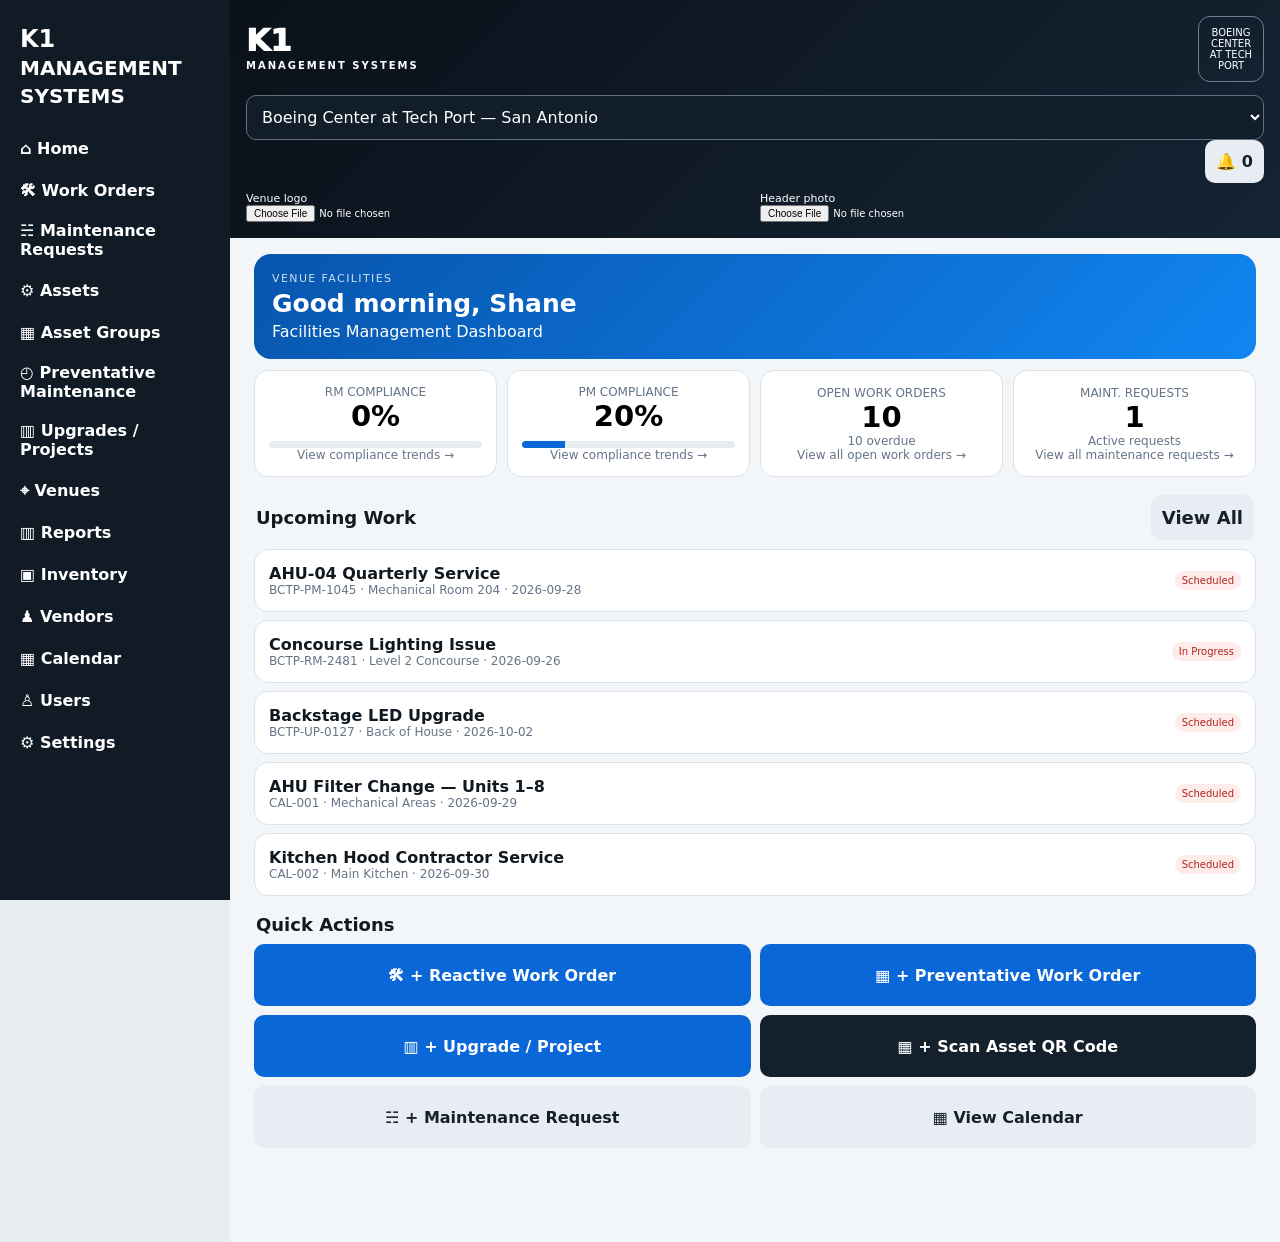
<file: index6.html>
<!doctype html>
<html lang="en">
<head>
<meta charset="utf-8"><meta name="viewport" content="width=device-width,initial-scale=1,viewport-fit=cover">
<title>K1 Management Systems — Stable Full Build</title>
<style>
:root{--blue:#0967d8;--blue2:#0756b5;--ink:#101820;--nav:#101b26;--bg:#f3f6f9;--line:#dbe2e9;--good:#16803b;--warn:#d97706;--bad:#d92d20}
*{box-sizing:border-box}body{margin:0;font-family:system-ui,-apple-system,Segoe UI,Arial,sans-serif;background:#dfe5eb;color:var(--ink)}
button,input,select,textarea{font:inherit}.app{max-width:520px;margin:auto;min-height:100vh;background:var(--bg);padding-bottom:78px}
.top{position:relative;background:linear-gradient(135deg,#0a1119,#142433);background-size:cover;background-position:center;color:#fff;padding:16px}
.top.hasPhoto:after{content:"";position:absolute;inset:0;background:#07111dbd}.top>*{position:relative;z-index:1}
.brand{display:flex;justify-content:space-between;align-items:center}.brandmark{font-size:31px;font-weight:950;line-height:.8}.brandmark small{display:block;font-size:10px;letter-spacing:2px;margin-top:10px;font-weight:600}
.logo{width:66px;height:66px;border:1px solid #718091;border-radius:12px;display:grid;place-items:center;text-align:center;font-size:10px;overflow:hidden}.logo img{width:100%;height:100%;object-fit:contain;background:#fff}
.venue{width:100%;margin-top:13px;padding:11px;border:1px solid #617080;border-radius:10px;background:#111d29;color:#fff}.uploads{display:grid;grid-template-columns:1fr 1fr;gap:10px;margin-top:9px;font-size:11px}.uploads input{width:100%;font-size:10px}
.content{padding:14px}.screen{display:none}.screen.active{display:block}.hero{border-radius:17px;padding:18px;background:linear-gradient(135deg,#0755ad,#1185f1);color:#fff}.hero h1{font-size:25px;margin:4px 0}.eyebrow{font-size:11px;letter-spacing:1.4px;opacity:.8}
.grid{display:grid;grid-template-columns:1fr 1fr;gap:10px;margin-top:11px}.card,.row{background:#fff;border:1px solid var(--line);border-radius:14px;padding:14px}.metric{font-size:29px;font-weight:900}.small{font-size:12px;color:#657487}.bar{height:7px;background:#e7ecf1;border-radius:10px;overflow:hidden;margin-top:8px}.bar i{height:100%;display:block;background:var(--blue)}
.section{font-size:18px;font-weight:850;margin:18px 2px 9px;display:flex;justify-content:space-between;align-items:center}.row{display:flex;gap:10px;align-items:center;margin:8px 0}.grow{flex:1}.row strong{display:block}.pill{font-size:10px;padding:4px 7px;border-radius:20px;background:#e9f3ff;color:#0759b5;white-space:nowrap}.pill.good{background:#e9f8ee;color:#167a38}.pill.bad{background:#feeceb;color:#b42318}
.quick,.actions{display:grid;grid-template-columns:1fr 1fr;gap:9px}.btn{border:0;border-radius:10px;padding:12px 11px;background:var(--blue);color:#fff;font-weight:750}.btn.dark{background:#14202b}.btn.alt{background:#e7edf3;color:#16202a}.btn.danger{background:#b42318}.full{width:100%}.quick .btn{min-height:62px}
.form label{display:block;font-size:12px;font-weight:750;margin:12px 0 5px}.form input,.form select,.form textarea{width:100%;padding:11px;border:1px solid #cbd5df;border-radius:9px;background:#fff}.form textarea{min-height:90px}
.tabs{display:flex;gap:6px;overflow:auto;margin:10px 0}.tabs button{border:0;border-radius:20px;padding:8px 11px;white-space:nowrap}.tabs .sel{background:var(--blue);color:#fff}
.moduleHero{background:#152331;color:#fff;border-radius:14px;padding:16px;margin-bottom:10px}.moduleHero h2{margin:4px 0}
.nav{position:fixed;bottom:0;left:50%;transform:translateX(-50%);width:min(520px,100%);height:72px;background:#fff;border-top:1px solid #d7dde4;display:grid;grid-template-columns:repeat(5,1fr);z-index:20}.nav button{border:0;background:#fff;font-size:10px;color:#526170}.nav b{display:block;font-size:21px;color:var(--blue);margin-bottom:2px}
.modal{display:none;position:fixed;inset:0;background:#0009;z-index:40;align-items:end;justify-content:center}.sheet{width:min(520px,100%);max-height:90vh;overflow:auto;background:#fff;border-radius:20px 20px 0 0;padding:20px}
.toast{display:none;position:fixed;z-index:50;bottom:86px;left:50%;transform:translateX(-50%);background:#101820;color:#fff;padding:11px 14px;border-radius:10px;width:calc(100% - 32px);max-width:470px;text-align:center}
.check{width:22px;height:22px}.detail{padding:10px 0;border-bottom:1px solid #e7ebef}.note{margin:8px 0;padding:10px;background:#f6f9fc;border-left:3px solid var(--blue);border-radius:6px}
.woTools{background:#fff;border:1px solid var(--line);border-radius:14px;padding:12px;margin:10px 0}.woTools input,.woTools select{width:100%;padding:10px;border:1px solid #cbd5df;border-radius:9px;background:#fff}.woFilterGrid{display:grid;grid-template-columns:1fr 1fr;gap:8px;margin-top:8px}.woTypeTabs{display:flex;gap:6px;overflow:auto;margin-top:9px}.woTypeTabs button{border:0;border-radius:20px;padding:8px 12px;white-space:nowrap;background:#e7edf3;color:#16202a;font-weight:700}.woTypeTabs button.sel{background:var(--blue);color:#fff}.resultCount{font-size:12px;color:#657487;margin:9px 2px 0}.dueLine{font-size:11px;color:#657487;margin-top:4px}.dueLine.over{color:var(--bad);font-weight:750}
.assetPicker{background:#f7f9fb;border:1px solid #d8e0e8;border-radius:10px;padding:10px;max-height:220px;overflow:auto}.assetChoice{display:flex!important;align-items:flex-start;gap:9px;margin:0!important;padding:8px 4px;border-bottom:1px solid #e6ebf0}.assetChoice:last-child{border-bottom:0}.assetChoice input{width:20px!important;height:20px;margin:0!important;flex:0 0 auto}.assetChoice span{font-size:13px}.assetSummary{font-size:12px;color:#657487;margin-top:6px}.calControls{background:#fff;border:1px solid var(--line);border-radius:14px;padding:12px;margin-bottom:10px}.calControls select{width:100%;padding:10px;border:1px solid #cbd5df;border-radius:9px;background:#fff}.calFilters{display:grid;grid-template-columns:1fr 1fr;gap:8px}.calHeader{display:flex;justify-content:space-between;align-items:center;margin:12px 0}.calGrid{display:grid;grid-template-columns:repeat(7,1fr);gap:4px}.calDow{text-align:center;font-size:10px;font-weight:800;color:#657487}.calDay{min-height:82px;background:#fff;border:1px solid var(--line);border-radius:8px;padding:4px}.calDay.muted{opacity:.4}.calDay.today{outline:2px solid var(--blue)}.calNum{font-size:11px;font-weight:800}.calEvent{display:block;width:100%;border:0;border-radius:5px;padding:4px;margin:2px 0;text-align:left;font-size:9px;background:#e9f3ff;color:#0759b5}.calEvent.event{background:#f2eafe;color:#6938a8}.calEvent.vendor{background:#fff2df;color:#9a5700}.calEvent.conflict{background:#feeceb;color:#b42318;font-weight:800}.conflictBox{background:#fff3f1;border:1px solid #f5b7b1;border-radius:12px;padding:12px;margin:8px 0}.legend{font-size:11px;color:#657487;margin:8px 0}.groupCard{background:#fff;border:1px solid var(--line);border-radius:14px;padding:14px;margin:9px 0}.groupAssets{display:flex;flex-wrap:wrap;gap:5px;margin-top:8px}.assetTag{font-size:10px;padding:4px 7px;border-radius:20px;background:#e9f3ff;color:#0759b5}.groupPicker{background:#eef5fd;border:1px solid #c9dcf4;border-radius:10px;padding:10px;margin-bottom:10px}.groupPicker select{width:100%;padding:10px;border:1px solid #cbd5df;border-radius:9px;background:#fff}@media(max-width:520px){.calFilters{grid-template-columns:1fr}.calGrid{gap:2px}.calDay{min-height:76px;padding:3px;border-radius:6px}.calDow{font-size:8px}.calNum{font-size:10px}.calEvent{font-size:8px;padding:4px 2px;min-height:28px;overflow:hidden}.calHeader h2{font-size:18px}.calendarMoveHint{font-size:12px;padding:9px}.row{align-items:flex-start}}.calEvent.selectedMove{outline:2px solid var(--blue);font-weight:900}.calendarMoveHint{background:#eef5fd;border:1px solid #c9dcf4;border-radius:10px;padding:10px;margin:8px 0;color:#0759b5}

/* V14 mobile slide-out navigation */
.drawerBackdrop{display:none;position:fixed;inset:0;background:#0007;z-index:28}
.drawerBackdrop.open{display:block}
@media(max-width:899px){
 .desktopMenu{display:block;position:fixed;top:0;bottom:0;left:0;width:min(82vw,300px);margin:0;background:#101b26;color:#fff;padding:20px 10px;z-index:30;transform:translateX(-102%);transition:transform .22s ease;overflow:auto;touch-action:pan-y}
 .desktopMenu.open{transform:translateX(0)}
 .desktopMenu .dmBrand{font-size:24px;font-weight:900;padding:5px 10px 18px}
 .desktopMenu button{display:block;width:100%;min-height:46px;text-align:left;border:0;background:transparent;color:#fff;padding:10px;border-radius:7px;font-weight:700}
 .desktopMenu button:active{background:#0967d8}
}
.assetHero{background:#fff;border:1px solid var(--line);border-radius:16px;overflow:hidden;margin:10px 0}
.assetHeroTop{display:grid;grid-template-columns:minmax(0,1fr) 150px;gap:12px;align-items:center;padding:16px}
.assetHeroImage{height:120px;border:1px dashed #b8c5d2;border-radius:12px;background:#f4f7fa;display:grid;place-items:center;overflow:hidden;text-align:center;color:#657487;font-size:11px}
.assetHeroImage img{width:100%;height:100%;object-fit:cover}
.assetMediaGrid{display:grid;grid-template-columns:1fr 1fr;gap:9px}
.assetMediaCard{background:#fff;border:1px solid var(--line);border-radius:12px;padding:10px;min-width:0}
.assetThumb{height:100px;border-radius:9px;background:#f3f6f9;border:1px dashed #c6d1dc;display:grid;place-items:center;overflow:hidden;margin-bottom:8px;color:#657487;font-size:11px;text-align:center}
.assetThumb img{width:100%;height:100%;object-fit:cover}
.assetMediaCard input{width:100%;font-size:11px}
.assetTabs{display:flex;gap:4px;overflow:auto;border-top:1px solid var(--line);padding:0 10px}.assetTabs button{flex:1;min-width:78px;border:0;background:#fff;padding:13px 8px;font-weight:750;color:#526170}.assetTabs button.sel{color:var(--blue);border-bottom:3px solid var(--blue)}
.docDrop{border:2px dashed #b8c5d2;border-radius:12px;padding:22px;text-align:center;background:#f8fafc;color:#657487;margin:10px 0}.docDrop.dragover{border-color:var(--blue);background:#eef5fd;color:#0759b5}
.docRow{display:flex;align-items:center;gap:9px;background:#fff;border:1px solid var(--line);border-radius:10px;padding:10px;margin:7px 0}.docIcon{font-size:24px}.docRow .grow{min-width:0}.docName{white-space:nowrap;overflow:hidden;text-overflow:ellipsis;font-weight:750}
@media(max-width:420px){.assetHeroTop{grid-template-columns:minmax(0,1fr) 112px}.assetHeroImage{height:100px}.assetMediaGrid{grid-template-columns:1fr}.assetTabs button{font-size:12px}}


.pmSection{background:#fff;border:1px solid var(--line);border-radius:14px;margin:10px 0;padding:14px}.pmSection h3{margin:0 0 10px}.pmGrid{display:grid;grid-template-columns:repeat(2,minmax(0,1fr));gap:10px}.pmGrid .wide{grid-column:1/-1}.checkrow,.radioRow{display:flex;gap:14px;flex-wrap:wrap;margin:8px 0}.checkrow label,.radioRow label{display:flex;align-items:center;gap:6px;font-size:12px}.checkrow input,.radioRow input{width:auto}.dragCal{display:grid;grid-template-columns:repeat(7,1fr);gap:4px}.dragDay{min-height:125px;background:#fff;border:1px solid var(--line);border-radius:9px;padding:5px}.dragDay.dragover{outline:2px dashed var(--blue);background:#f3f8ff}.dragItem{font-size:9px;line-height:1.2;background:#e9f3ff;color:#0759b5;border-radius:5px;padding:5px;margin:3px 0;cursor:grab}.dragItem.contractor{background:#fff2df;color:#8a4d00}.dragItem.event{background:#f2eafe;color:#6938a8;cursor:default}.pmScheduleCard{background:#fff;border:1px solid var(--line);border-radius:12px;padding:12px;margin:8px 0}@media(max-width:650px){.pmGrid{grid-template-columns:1fr}.dragDay{min-height:95px}.dragItem{font-size:8px}}
/* K1 stable navigation/layout — authoritative */
.desktopMenu{display:none}
#mobileDrawerTab{display:none}
.drawerBackdrop{display:none}
@media(min-width:900px){
  body{background:#e8edf2}
  .app{margin:0 0 0 230px!important;width:calc(100% - 230px)!important;max-width:none!important;padding-left:0!important;position:relative!important}
  .desktopMenu{display:block!important;position:fixed!important;left:0!important;top:0!important;bottom:0!important;width:230px!important;margin:0!important;transform:none!important;visibility:visible!important;background:#101b26!important;color:#fff!important;padding:20px 10px!important;z-index:300!important;overflow:auto!important}
  .desktopMenu .dmBrand{font-size:24px;font-weight:900;padding:5px 10px 18px}
  .desktopMenu button{display:block;width:100%;min-height:42px;text-align:left;border:0;background:transparent;color:#fff;padding:10px;border-radius:7px;font-weight:700}
  .desktopMenu button:hover{background:#0967d8}
  .top,.content{width:100%!important}
  .top{min-height:180px}
  .content{padding:16px 24px!important}
  .grid{grid-template-columns:repeat(4,1fr)}
  .nav{display:none!important}
}
@media(max-width:899px){
  .app{padding-left:0!important;margin:0 auto!important;width:100%!important;max-width:520px!important}
  .desktopMenu{display:block!important;position:fixed!important;top:0!important;bottom:0!important;left:0!important;width:min(82vw,300px)!important;margin:0!important;background:#101b26!important;color:#fff!important;padding:20px 10px!important;z-index:300!important;transform:translateX(-105%)!important;transition:transform .22s ease!important;overflow:auto!important;visibility:visible!important}
  .desktopMenu.open{transform:translateX(0)!important}
  .desktopMenu .dmBrand{font-size:24px;font-weight:900;padding:5px 10px 18px}
  .desktopMenu button{display:block;width:100%;min-height:46px;text-align:left;border:0;background:transparent;color:#fff;padding:10px;border-radius:7px;font-weight:700}
  .drawerBackdrop.open{display:block!important;position:fixed!important;inset:0!important;background:#0007!important;z-index:290!important}
  #mobileDrawerTab{display:flex!important;position:fixed!important;left:0!important;top:77%!important;width:36px!important;height:64px!important;border:0!important;border-radius:0 10px 10px 0!important;background:#101b26!important;color:#fff!important;z-index:280!important;align-items:center!important;justify-content:center!important;font-size:21px!important}
  .nav{z-index:250!important}
}
</style></head>
<body><div class="app"><button id="mobileDrawerTab" type="button" aria-label="Open navigation menu" onclick="openDrawer()">☰</button>
<aside class="desktopMenu"><div class="dmBrand">K1<br><small>MANAGEMENT SYSTEMS</small></div>
<button type="button" onclick="return navHome()">⌂ Home</button><button type="button" onclick="resetWOFilters();go('workorders')">🛠 Work Orders</button><button type="button" onclick="go('requests')">☵ Maintenance Requests</button><button type="button" onclick="go('assets')">⚙ Assets</button><button type="button" onclick="go('assetGroups')">▦ Asset Groups</button><button type="button" onclick="go('pm')">◴ Preventative Maintenance</button><button type="button" onclick="go('projects')">▥ Upgrades / Projects</button><button type="button" onclick="go('venues')">⌖ Venues</button><button type="button" onclick="go('reports')">▥ Reports</button><button type="button" onclick="go('inventory')">▣ Inventory</button><button type="button" onclick="go('vendors')">♟ Vendors</button><button type="button" onclick="go('calendar')">▦ Calendar</button><button type="button" onclick="go('users')">♙ Users</button><button type="button" onclick="go('settings')">⚙ Settings</button></aside><div id="drawerBackdrop" class="drawerBackdrop" onclick="closeDrawer()"></div>
<header class="top"><div class="brand"><div class="brandmark">K1<small>MANAGEMENT SYSTEMS</small></div><div id="venueLogo" class="logo">BOEING<br>CENTER<br>AT TECH PORT</div></div>
<select class="venue" id="venueSelect" onchange="notify('Venue changed to '+this.value)"><option>Boeing Center at Tech Port — San Antonio</option><option>Regional Venue — Dallas</option></select>
<div style="text-align:right"><button type="button" class="btn alt" onclick="openNotifications()">🔔 <span id="notifCount">0</span></button></div><div class="uploads"><label>Venue logo<input id="logoUpload" type="file" accept="image/*"></label><label>Header photo<input id="headerUpload" type="file" accept="image/*"></label></div></header>
<main class="content">
<section id="home" class="screen active"><div class="hero"><div class="eyebrow">VENUE FACILITIES</div><h1>Good morning, Shane</h1><div>Facilities Management Dashboard</div></div>
<div class="grid"><button type="button" class="card dashboardLink" onclick="openCompliance('RM')"><div class="small">RM COMPLIANCE</div><div id="rmPct" class="metric">0%</div><div class="bar"><i id="rmBar"></i></div><div class="small dashboardLinkText">View compliance trends →</div></button><button type="button" class="card dashboardLink" onclick="openCompliance('PM')"><div class="small">PM COMPLIANCE</div><div id="pmPct" class="metric">0%</div><div class="bar"><i id="pmBar"></i></div><div class="small dashboardLinkText">View compliance trends →</div></button><button type="button" class="card dashboardLink" onclick="showOpenWorkOrders()"><div class="small">OPEN WORK ORDERS</div><div id="openCount" class="metric">0</div><div id="overdueCount" class="small"></div><div class="small dashboardLinkText">View all open work orders →</div></button><button type="button" class="card dashboardLink" onclick="showAllRequests()"><div class="small">MAINT. REQUESTS</div><div id="requestCount" class="metric">0</div><div class="small">Active requests</div><div class="small dashboardLinkText">View all maintenance requests →</div></button></div>
<div class="section">Upcoming Work <button type="button" class="btn alt" onclick="go('calendar')">View All</button></div><div id="upcoming"></div>
<div class="section">Quick Actions</div><div class="quick"><button type="button" class="btn" onclick="openWO('Reactive Maintenance')">🛠 + Reactive Work Order</button><button type="button" class="btn" onclick="openWO('Preventative Maintenance')">▦ + Preventative Work Order</button><button type="button" class="btn" onclick="openWO('Upgrade / Project')">▥ + Upgrade / Project</button><button type="button" class="btn dark" onclick="go('scan')">▦ + Scan Asset QR Code</button><button type="button" class="btn alt" onclick="go('requestCreate')">☵ + Maintenance Request</button><button type="button" class="btn alt" onclick="go('calendar')">▦ View Calendar</button></div></section>

<section id="compliance" class="screen"><button type="button" class="btn alt" onclick="return navHome()">← Home</button><div class="section"><span id="complianceTitle">Compliance Trends</span></div><div class="card"><div class="small" id="complianceDefinition"></div><div class="woTypeTabs" style="margin-top:12px"><button type="button" id="compDaily" class="sel" onclick="setComplianceRange('Daily')">Daily</button><button type="button" id="compMonthly" onclick="setComplianceRange('Monthly')">Monthly</button><button type="button" id="compYTD" onclick="setComplianceRange('YTD')">Year to Date</button></div></div><div id="complianceSummary"></div><div id="complianceTrend"></div></section>

<section id="workorders" class="screen"><div class="section"><span id="woPageTitle">Work Orders</span><button type="button" class="btn" onclick="openWO('Reactive Maintenance')">＋ New</button></div>
<div class="woTools">
<input id="woSearch" type="search" placeholder="Search ID, title, asset, location or assignee..." oninput="renderWorkOrders()">
<div class="woTypeTabs">
<button type="button" id="woTypeAll" class="sel" onclick="setWOType('All')">All</button>
<button type="button" id="woTypeRM" onclick="setWOType('RM')">RM</button>
<button type="button" id="woTypePM" onclick="setWOType('PM')">PM</button>
<button type="button" id="woTypeProject" onclick="setWOType('Project')">Projects</button>
</div>
<div class="woFilterGrid">
<select id="woStatus" onchange="renderWorkOrders()"><option value="All">All Statuses</option><option>Requested</option><option>Approved / Triaged</option><option>Scheduled</option><option>In Progress</option><option value="Waiting">Waiting (Any)</option><option>Completed</option><option>Verified / Closed</option></select>
<select id="woPriority" onchange="renderWorkOrders()"><option value="All">All Priorities</option><option>Critical</option><option>High</option><option>Normal</option><option>Low</option></select>
<select id="woSort" onchange="renderWorkOrders()"><option value="dueAsc">Due Date — Earliest</option><option value="dueDesc">Due Date — Latest</option><option value="priority">Priority — Highest</option><option value="newest">Newest Work Order</option></select>
<select id="woScope" onchange="renderWorkOrders()"><option value="All">Open + Closed</option><option value="Open">Open Only</option><option value="Closed">Closed Only</option></select>
</div>
<div id="woResultCount" class="resultCount"></div>
</div>
<div class="actions"><button type="button" id="selectBtn" class="btn alt" onclick="toggleSelect()">Select Multiple</button><button type="button" id="bulkBtn" class="btn dark" style="display:none" onclick="bulkClose()">Close Selected</button></div><div id="woList"></div></section>

<section id="woCreate" class="screen"><button type="button" class="btn alt" onclick="go('workorders')">← Cancel</button><h2>Create Work Order</h2><div class="form"><label>Work Type</label><select id="fType"><option>Reactive Maintenance</option><option>Preventative Maintenance</option><option>Upgrade / Project</option><option>Inspection</option><option>Event Work</option></select><label>Title *</label><input id="fTitle"><label>Asset Group</label><div class="groupPicker"><select id="fAssetGroup" onchange="applyAssetGroup(this.value)"><option value="">Choose a saved asset group…</option></select><div class="small" style="margin-top:6px">Load a saved group, then add or remove individual assets below before saving.</div></div><label>Assets</label><div class="small" style="margin-bottom:6px">Select one or more assets for this work order. Multi-asset selection is especially useful for scheduled PM work.</div><div id="fAssetPicker" class="assetPicker"></div><div id="fAssetSummary" class="assetSummary">Facility / General — no specific asset selected</div><label>Location *</label><input id="fLocation"><label>Priority</label><select id="fPriority"><option>Low</option><option selected>Normal</option><option>High</option><option>Critical</option></select><label>Assigned To</label><select id="fAssigned"><option>Shane Kelley</option><option>Jordan Lee</option><option>Chris Taylor</option><option>Vendor / Contractor</option><option>Unassigned</option></select><label>Scheduled Date</label><input id="fScheduled" type="date"><label>Due Date</label><input id="fDue" type="date"><div id="fProblemWrap"></div><div id="fCauseWrap"></div><div id="fCategoryWrap"></div><div id="fWorkTypeWrap"></div><label>Description / Scope</label><textarea id="fDescription"></textarea><button type="button" class="btn full" style="margin-top:15px" onclick="createWO()">Create & Open Work Order</button></div></section>

<section id="woDetail" class="screen"><div id="woDetailBody"></div></section>

<section id="assets" class="screen"><div class="section"><span>Assets</span><button type="button" class="btn" onclick="openAssetCreate()">＋ New Asset</button></div><input id="assetSearch" oninput="renderAssets()" placeholder="Search assets..." style="width:100%;padding:11px;border:1px solid #ccd5df;border-radius:9px"><div id="assetList"></div></section>
<section id="assetCreate" class="screen"><button type="button" class="btn alt" onclick="go('assets')">← Cancel</button><h2>Add New Asset</h2><div class="form"><label>Asset ID / Tag *</label><input id="aId" placeholder="AHU-05"><label>Asset Name *</label><input id="aName"><label>Category / System</label><select id="aCategory"><option>HVAC</option><option>Electrical</option><option>Plumbing</option><option>Kitchen Equipment</option><option>Retractable Seating</option><option>Concert / Event Equipment</option><option>Exterior / Lighting</option><option>Landscaping</option><option>Heavy Machinery</option><option>Building / Architectural</option><option>Life Safety</option><option>Other</option></select><label>Area / Location</label><input id="aLocation"><label>Manufacturer</label><input id="aManufacturer"><label>Model</label><input id="aModel"><label>Serial Number</label><input id="aSerial"><label>Criticality</label><select id="aCriticality"><option>Normal</option><option>High</option><option>Critical</option></select><label>Status</label><select id="aStatus"><option>Operational</option><option>Limited Service</option><option>Out of Service</option></select><label>Vendor</label><input id="aVendor"><label>Notes</label><textarea id="aNotes"></textarea><button type="button" class="btn full" style="margin-top:15px" onclick="saveAsset()">Save Asset</button></div></section>
<section id="assetDetail" class="screen"><div id="assetDetailBody"></div></section>
<section id="assetGroups" class="screen"><div class="section"><span>Asset Groups</span><button type="button" class="btn" onclick="openGroupCreate()">＋ New Group</button></div><div class="small" style="margin-bottom:10px">Reusable asset collections for PM schedules and work orders. Existing work orders keep their original asset list when a group changes later.</div><div id="assetGroupList"></div></section>
<section id="assetGroupCreate" class="screen"><button type="button" class="btn alt" onclick="go('assetGroups')">← Cancel</button><h2 id="groupFormTitle">Create Asset Group</h2><div class="form"><label>Group Name *</label><input id="gName" placeholder="All AHUs — Boeing Center"><label>Description</label><textarea id="gDescription"></textarea><label>Assets</label><div id="gAssetPicker" class="assetPicker"></div><button type="button" class="btn full" style="margin-top:15px" onclick="saveAssetGroup()">Save Asset Group</button></div></section>

<section id="requests" class="screen"><div class="section"><span>Maintenance Requests</span><button type="button" class="btn" onclick="go('requestCreate')">＋ New</button></div><div id="requestList"></div></section>
<section id="requestDetail" class="screen"><div id="requestDetailBody"></div></section>
<section id="requestCreate" class="screen"><button type="button" class="btn alt" onclick="go('requests')">← Cancel</button><h2>New Maintenance Request</h2><div class="form"><label>What's wrong? *</label><textarea id="rIssue" placeholder="Describe the issue"></textarea><div id="rProblemWrap"></div><div id="rCauseWrap"></div><div id="rCategoryWrap"></div><div id="rWorkTypeWrap"></div><label>Location *</label><input id="rLocation"><label>Urgency</label><select id="rUrgency"><option>Routine</option><option>Important</option><option>Urgent</option></select><label>Photo</label><input id="rPhoto" type="file" accept="image/*" capture="environment"><button type="button" class="btn full" style="margin-top:15px" onclick="saveRequest()">Submit Request</button></div></section>

<section id="scan" class="screen"><div class="moduleHero"><div class="eyebrow">ASSET TOOLS</div><h2>Scan Asset QR Code</h2><div>Camera integration placeholder</div></div><div class="card" style="text-align:center;padding:38px"><div style="font-size:70px">▦</div><h3>Point camera at asset QR code</h3><p class="small">For this prototype, choose an asset below to simulate a successful scan.</p><select id="scanAsset" style="width:100%;padding:11px"></select><button type="button" class="btn full" style="margin-top:12px" onclick="simulateScan()">Simulate Scan</button></div></section>

<section id="pm" class="screen"></section><section id="projects" class="screen"></section><section id="venues" class="screen"></section><section id="reports" class="screen"></section><section id="inventory" class="screen"></section><section id="vendors" class="screen"></section><section id="calendar" class="screen"></section><section id="users" class="screen"></section><section id="settings" class="screen"></section><section id="more" class="screen"></section>
</main>
<nav class="nav"><button type="button" onclick="return navHome()"><b>⌂</b>Home</button><button type="button" onclick="navWorkOrders()"><b>＋</b>Work Orders</button><button type="button" onclick="go('scan')"><b>▦</b>Scan QR</button><button type="button" onclick="go('requests')"><b>☵</b>Request</button><button type="button" onclick="go('more')"><b>☰</b>More</button></nav>
</div><div id="modal" class="modal"><div class="sheet"><div id="modalBody"></div></div></div><div id="toast" class="toast"></div>
<script>
"use strict";
const seedWO=[
{id:"BCTP-PM-1045",type:"Preventative Maintenance",title:"AHU-04 Quarterly Service",asset:"AHU-04",location:"Mechanical Room 204",priority:"Normal",assigned:"Chris Taylor",status:"Scheduled",scheduled:"2026-09-28",due:"2026-09-28",notes:[],labor:[],parts:[]},
{id:"BCTP-RM-2481",type:"Reactive Maintenance",title:"Concourse Lighting Issue",asset:"CL-12",location:"Level 2 Concourse",priority:"High",assigned:"Jordan Lee",status:"In Progress",scheduled:"2026-09-27",due:"2026-09-26",notes:["Multiple lights out in section 205 concourse."],labor:[],parts:[]},
{id:"BCTP-UP-0127",type:"Upgrade / Project",title:"Backstage LED Upgrade",asset:"",location:"Back of House",priority:"Normal",assigned:"Vendor / Contractor",status:"Scheduled",scheduled:"2026-10-02",due:"2026-10-02",notes:[],labor:[],parts:[]},
{id:"BCTP-PM-1046",type:"Preventative Maintenance",title:"Kitchen Hood Inspection",asset:"KH-01",location:"Main Kitchen",priority:"Normal",assigned:"Vendor / Contractor",status:"Completed",due:"2026-09-24",completed:"2026-09-24",notes:[],labor:[],parts:[]}
];
const seedAssets=[
{id:"AHU-04",name:"Main Concourse Air Handler",category:"HVAC",location:"Level 2 - Mechanical Room 204",manufacturer:"Trane",model:"TAHC-1200",serial:"19384756",criticality:"High",status:"Operational",vendor:"CoolAir Services",notes:""},
{id:"CL-12",name:"Concourse Lighting Circuit",category:"Electrical",location:"Level 2 Concourse",manufacturer:"",model:"",serial:"",criticality:"Normal",status:"Limited Service",vendor:"",notes:""},
{id:"KH-01",name:"Kitchen Exhaust Hood",category:"Kitchen Equipment",location:"Main Kitchen",manufacturer:"CaptiveAire",model:"",serial:"",criticality:"High",status:"Operational",vendor:"ABC Fire Systems",notes:""},
{id:"RTS-01",name:"Retractable Seating",category:"Retractable Seating",location:"Arena Bowl",manufacturer:"",model:"",serial:"",criticality:"High",status:"Operational",vendor:"",notes:""}
];

const K1_PROBLEM_OPTIONS=["ADJS (Adjustment)", "Air Leak", "Alarm", "Broken", "Burn Out", "Calibration", "Circuit Breaker Trip", "Clog", "Cracked", "Custodial", "Dirty", "Electrical", "Heating Ventilation/Air Conditioning", "Inspection", "Installation", "Jammed", "Lubrication", "Mildew", "N/A", "New In Service", "No Power", "Noise", "Not Starting", "Operator Error", "Overheating", "Paint Work", "Planed", "Preventative Maintenance", "Reading Error", "Repair", "Scheduled Maintenance", "Sensor", "TBD", "Trip Failure", "Unknown", "User Defined", "Water Leak", "Wiring", "Custom"];
function problemField(id,current='',label='Problem'){
 const custom=!!current&&!K1_PROBLEM_OPTIONS.includes(current);
 return `<div class="problemField"><label for="${id}">${label}</label><select id="${id}" onchange="toggleProblemCustom('${id}')">${K1_PROBLEM_OPTIONS.map(v=>`<option value="${esc(v)}" ${((custom&&v==='Custom')||(!custom&&v===(current||'N/A')))?'selected':''}>${esc(v)}</option>`).join('')}</select><input id="${id}Custom" aria-label="Custom problem description" placeholder="Enter custom problem" value="${custom?esc(current):''}" style="display:${custom?'block':'none'};margin-top:7px" /></div>`;
}
function toggleProblemCustom(id){const x=$(id+'Custom');if(x)x.style.display=$(id).value==='Custom'?'block':'none'}
function readProblem(id){return $(id).value==='Custom'?($(id+'Custom').value.trim()||''):$(id).value}
function validateProblem(id){if($(id)?.value==='Custom'&&!readProblem(id)){notify('Enter a custom problem description.');$(id+'Custom').focus();return false}return true}

const seedPMSchedules=[{id:"PM-1001",title:"AHU Filter Change",sourceType:"Asset Group",groupId:"GRP-AHU",pmType:"Time-Based",expectedDays:1,expectedHours:0,timezone:"Central Time (US & Canada)",createTime:"08:00",laborHours:4,estCost:350,woStatus:"Assigned",priority:"Normal",category:"HVAC",workType:"Preventative Maintenance",costCenter:"Facilities",assignee:"Shane Kelley",problem:"Routine filter replacement",cause:"Scheduled lifecycle maintenance",description:"Replace filters, inspect belts and record condition.",enabled:true,autoGenerate:true,separateWO:false,frequency:"Monthly",interval:3,intervalUnit:"month(s)",start:"2026-09-29",startTime:"08:00",endRule:"No end date",endValue:"",blockPrior:true}];
const seedAssetGroups=[
{id:"GRP-AHU",name:"All AHUs — Boeing Center",description:"Air handling units used for recurring filter and inspection PMs.",assetIds:["AHU-04"]},
{id:"GRP-KITCHEN",name:"Main Kitchen Equipment",description:"Kitchen equipment sharing scheduled contractor service.",assetIds:["KH-01"]},
{id:"GRP-SEATING",name:"Retractable Seating Systems",description:"Arena retractable seating equipment.",assetIds:["RTS-01"]}
];
const seedRequests=[{id:"REQ-101",issue:"Loose handrail near Section 112",location:"Main Concourse",urgency:"Important",status:"New",created:"2026-09-27"}];
const venueEvents=[
{id:"EVT-901",title:"Concert Load-In / Soundcheck",date:"2026-09-28",start:"08:00",end:"17:00",department:"Events",location:"Arena Bowl / Loading Dock"},
{id:"EVT-902",title:"Concert — Doors 6:30 PM",date:"2026-09-28",start:"18:30",end:"23:00",department:"Events",location:"Arena Bowl"},
{id:"EVT-903",title:"Corporate Banquet",date:"2026-09-30",start:"15:00",end:"22:00",department:"Events",location:"Main Kitchen / Club"},
{id:"EVT-904",title:"Tour Load-In",date:"2026-10-02",start:"07:00",end:"17:00",department:"Production",location:"Back of House / Stage"},
{id:"EVT-905",title:"Arena Show",date:"2026-10-02",start:"18:00",end:"23:00",department:"Events",location:"Arena Bowl"},
{id:"EVT-906",title:"Private Rehearsal",date:"2026-10-09",start:"13:00",end:"18:00",department:"Production",location:"Arena Bowl / Stage"}];
const calendarDemoWork=[
{id:"CAL-001",title:"AHU Filter Change — Units 1–8",date:"2026-09-29",start:"08:00",end:"11:30",department:"Facilities",assigned:"Chris Taylor",type:"Preventative Maintenance",location:"Mechanical Areas",vendor:""},
{id:"CAL-002",title:"Kitchen Hood Contractor Service",date:"2026-09-30",start:"14:00",end:"17:00",department:"Facilities",assigned:"Vendor / Contractor",type:"Preventative Maintenance",location:"Main Kitchen",vendor:"ABC Fire Systems"},
{id:"CAL-003",title:"Exterior Lighting Repair",date:"2026-10-01",start:"09:00",end:"12:00",department:"Facilities",assigned:"Jordan Lee",type:"Reactive Maintenance",location:"South Plaza",vendor:""},
{id:"CAL-004",title:"Backstage LED Upgrade — Contractor",date:"2026-10-02",start:"09:00",end:"15:00",department:"Production",assigned:"Vendor / Contractor",type:"Upgrade / Project",location:"Back of House / Stage",vendor:"StageLight Systems"},
{id:"CAL-005",title:"Fire Alarm Inspection",date:"2026-10-05",start:"07:30",end:"10:30",department:"Security",assigned:"Vendor / Contractor",type:"Inspection",location:"Facility Wide",vendor:"LifeSafe Systems"},
{id:"CAL-006",title:"Retractable Seating PM",date:"2026-10-07",start:"08:00",end:"13:00",department:"Facilities",assigned:"Shane Kelley",type:"Preventative Maintenance",location:"Arena Bowl",vendor:""},
{id:"CAL-007",title:"Rigging Annual Inspection",date:"2026-10-09",start:"12:00",end:"16:00",department:"Production",assigned:"Vendor / Contractor",type:"Inspection",location:"Arena Bowl / Stage",vendor:"RigSafe"}];
let calCursor=new Date(2026,8,1);
let workOrders=load("k1_workorders",seedWO),assets=load("k1_assets",seedAssets),requests=load("k1_requests",seedRequests),assetGroups=load("k1_asset_groups",seedAssetGroups),pmSchedules=load("k1_pm_schedules",seedPMSchedules);
let appNotifications=load("k1_notifications",[]),emailQueue=load("k1_email_queue",[]);
workOrders.forEach(w=>{if(w.type==="Preventive Maintenance")w.type="Preventative Maintenance";if(!Array.isArray(w.assets))w.assets=w.asset?[w.asset]:[];if(!Array.isArray(w.relatedWorkOrders))w.relatedWorkOrders=[]});calendarDemoWork.forEach(c=>{if(!workOrders.some(w=>w.id===c.id))workOrders.push({id:c.id,type:c.type,title:c.title,asset:"",assets:[],location:c.location,priority:"Normal",assigned:c.assigned,status:"Scheduled",scheduled:c.date,due:c.date,scheduledStart:c.start,scheduledEnd:c.end,department:c.department,vendor:c.vendor,notes:[],labor:[],parts:[],relatedWorkOrders:[],created:"2026-09-27T12:00:00"})});
let activeWO="",activeAsset="",selecting=false,selected=new Set(),calendarMoveWO="";
function load(k,fallback){try{const v=JSON.parse(localStorage.getItem(k));return Array.isArray(v)&&v.length?v:fallback}catch(e){return fallback}}
function persist(){localStorage.setItem("k1_workorders",JSON.stringify(workOrders));localStorage.setItem("k1_assets",JSON.stringify(assets));localStorage.setItem("k1_requests",JSON.stringify(requests));localStorage.setItem("k1_asset_groups",JSON.stringify(assetGroups));localStorage.setItem("k1_pm_schedules",JSON.stringify(pmSchedules));localStorage.setItem("k1_notifications",JSON.stringify(appNotifications));localStorage.setItem("k1_email_queue",JSON.stringify(emailQueue))}
function esc(v){return String(v??"").replace(/[&<>"']/g,m=>({"&":"&amp;","<":"&lt;",">":"&gt;",'"':"&quot;","'":"&#39;"}[m]))}
function $(id){return document.getElementById(id)}
function workOrderDeepLink(id){return location.href.split('#')[0]+'#wo='+encodeURIComponent(id)}
function queueAssignmentNotifications(w){if(!w.assigned||w.assigned==='Unassigned'||w.assigned==='Vendor / Contractor')return;const link=workOrderDeepLink(w.id);appNotifications.unshift({id:'N-'+Date.now(),user:w.assigned,title:'Work order assigned: '+w.id,message:w.title,workOrder:w.id,link,read:false,created:new Date().toISOString()});emailQueue.unshift({to:w.assigned,subject:'K1 Work Order Assigned — '+w.id,workOrder:w.id,link,status:'Queued — backend email integration required',created:new Date().toISOString()});persist();updateNotificationCount()}
function updateNotificationCount(){const h=$('notifCount');if(h)h.textContent=appNotifications.filter(n=>!n.read).length}
function openNotifications(){const rows=appNotifications.map(n=>`<div class="row" onclick="openNotification('${n.id}')"><div class="grow"><strong>${esc(n.title)}</strong><div class="small">${esc(n.message)} · ${esc(n.user)}</div></div>${n.read?'':'<span class="pill good">NEW</span>'}</div>`).join('')||'<div class="small">No notifications.</div>';$("modalBody").innerHTML=`<h2>Notifications</h2>${rows}<div class="small" style="margin-top:12px">Assignment emails are queued in this standalone prototype. Production delivery requires a mail service/backend.</div>`;openModal()}
function openNotification(id){const n=appNotifications.find(x=>x.id===id);if(!n)return;n.read=true;persist();updateNotificationCount();closeModal();openDetail(n.workOrder)}
function openDeepLink(){if(location.hash.startsWith('#wo=')){const id=decodeURIComponent(location.hash.slice(4));if(workOrders.some(w=>w.id===id))openDetail(id)}}
function notify(msg){const t=$("toast");t.textContent=msg;t.style.display="block";setTimeout(()=>t.style.display="none",2200)}
function openDrawer(){if(innerWidth>=900)return;document.querySelector('.desktopMenu')?.classList.add('open');$('drawerBackdrop')?.classList.add('open')}
function closeDrawer(){document.querySelector('.desktopMenu')?.classList.remove('open');$('drawerBackdrop')?.classList.remove('open')}
function setupSwipeDrawer(){let sx=0,sy=0,tracking=false;document.addEventListener('touchstart',e=>{if(e.touches.length!==1)return;const t=e.touches[0],menu=document.querySelector('.desktopMenu');if(t.clientX<28||menu?.classList.contains('open')){sx=t.clientX;sy=t.clientY;tracking=true}},{passive:true});document.addEventListener('touchend',e=>{if(!tracking)return;tracking=false;const t=e.changedTouches[0],dx=t.clientX-sx,dy=t.clientY-sy;if(Math.abs(dx)<55||Math.abs(dx)<Math.abs(dy)*1.25)return;if(dx>0&&sx<40)openDrawer();if(dx<0&&document.querySelector('.desktopMenu')?.classList.contains('open'))closeDrawer()},{passive:true})}
function activateScreen(id){
 closeDrawer();
 const target=$(id);if(!target){notify("Page unavailable: "+id);return false;}
 document.querySelectorAll(".screen").forEach(x=>x.classList.remove("active"));
 target.classList.add("active");window.scrollTo(0,0);return true;
}
function go(id){
 closeDrawer();
 if(id==="home"){navHome();return false}
 if(id==="workorders"){navWorkOrders(false);return false}
 if(!activateScreen(id))return false;
 try{
   if(id==="pm")renderPMScreen();
   if(id==="requests")renderRequests();
   if(id==="assets")renderAssets();
   if(id==="assetGroups")renderAssetGroups();
   if(["projects","venues","reports","inventory","vendors","calendar","users","settings","more"].includes(id))renderModules();
   if(id==="calendar")renderCalendar();
 }catch(e){console.error("K1 page render error",id,e);notify("Opened "+id+" — a page component needs attention.")}
 return false;
}
function navHome(){
 // Home navigation must never depend on another module rendering successfully.
 // Activate Home first, then refresh dashboard data without blocking navigation.
 activateScreen("home");
 try{render()}catch(e){console.error("K1 dashboard refresh error",e)}
 const home=$("home");
 if(home)home.classList.add("active");
 window.scrollTo(0,0);
 return false;
}
function navWorkOrders(reset=true){selecting=false;selected.clear();if(reset)resetWOFilters();renderWorkOrders();activateScreen("workorders")}

function isClosed(w){return w.status==="Completed"||w.status==="Verified / Closed"}
function isOverdue(w){return !isClosed(w)&&w.due&&w.due!=="Unscheduled"&&new Date(w.due+"T23:59:59")<new Date()}
function setWOType(type){
 woTypeFilter=type;
 ["All","RM","PM","Project"].forEach(t=>{const b=$("woType"+t);if(b)b.classList.toggle("sel",t===type)});
 renderWorkOrders();
}
function woTypeMatches(w){
 if(woTypeFilter==="All")return true;
 if(woTypeFilter==="RM")return w.type==="Reactive Maintenance";
 if(woTypeFilter==="PM")return w.type==="Preventative Maintenance"||w.type==="Preventive Maintenance";
 if(woTypeFilter==="Project")return w.type==="Upgrade / Project";
 return true;
}
function dueTime(w){
 if(!w.due||w.due==="Unscheduled")return Number.POSITIVE_INFINITY;
 const t=new Date(w.due+"T12:00:00").getTime();
 return Number.isFinite(t)?t:Number.POSITIVE_INFINITY;
}
function renderWorkOrders(){
 const list=$("woList");if(!list)return;
 const search=($("woSearch")?.value||"").trim().toLowerCase();
 const status=$("woStatus")?.value||"All",priority=$("woPriority")?.value||"All",scope=$("woScope")?.value||"All",sort=$("woSort")?.value||"dueAsc";
 let rows=workOrders.filter(w=>{
   if(!woTypeMatches(w))return false;
   if(scope==="Open"&&isClosed(w))return false;
   if(scope==="Closed"&&!isClosed(w))return false;
   if(status!=="All"){
     if(status==="Waiting"){if(!String(w.status||"").startsWith("Waiting"))return false}
     else if(w.status!==status)return false;
   }
   if(priority!=="All"&&w.priority!==priority)return false;
   if(search){
     const hay=[w.id,w.title,...woAssets(w),w.location,w.assigned,w.type,w.status,w.priority].join(" ").toLowerCase();
     if(!hay.includes(search))return false;
   }
   return true;
 });
 const rank={Critical:4,High:3,Normal:2,Low:1};
 rows.sort((a,b)=>{
   if(sort==="dueDesc"){const ad=dueTime(a),bd=dueTime(b);if(ad===Infinity&&bd===Infinity)return 0;if(ad===Infinity)return 1;if(bd===Infinity)return -1;return bd-ad}
   if(sort==="priority")return (rank[b.priority]||0)-(rank[a.priority]||0)||dueTime(a)-dueTime(b);
   if(sort==="newest")return String(b.id).localeCompare(String(a.id),undefined,{numeric:true});
   return dueTime(a)-dueTime(b);
 });
 if($("woResultCount"))$("woResultCount").textContent=rows.length+" work order"+(rows.length===1?"":"s")+" shown";
 list.innerHTML=rows.map(w=>`<div class="row">${selecting?`<input class="check" type="checkbox" ${selected.has(w.id)?"checked":""} onchange="selectWO('${w.id}',this.checked)">`:""}<div class="grow" onclick="openDetail('${w.id}')" style="cursor:pointer"><strong>${esc(w.id)} — ${esc(w.title)}</strong><div class="small">${esc(w.type)} · ${esc(assetLabel(w))} · ${esc(w.location)}</div><div class="dueLine ${isOverdue(w)?"over":""}">Due: ${esc(w.due||"Unscheduled")} · Priority: ${esc(w.priority||"Normal")} · Assigned: ${esc(w.assigned||"Unassigned")}</div></div><span class="pill ${isOverdue(w)?"bad":isClosed(w)?"good":""}">${esc(w.status)}</span></div>`).join("")||'<div class="card"><strong>No work orders match these filters.</strong><div class="small" style="margin-top:5px">Try changing the search or filters.</div></div>';
}
function resetWOFilters(){
 woTypeFilter="All";
 if($("woSearch"))$("woSearch").value="";
 if($("woStatus"))$("woStatus").value="All";
 if($("woPriority"))$("woPriority").value="All";
 if($("woScope"))$("woScope").value="All";
 if($("woSort"))$("woSort").value="dueAsc";
 if($("woPageTitle"))$("woPageTitle").textContent="Work Orders";
 ["All","RM","PM","Project"].forEach(t=>{const b=$("woType"+t);if(b)b.classList.toggle("sel",t==="All")});
}

function renderRequests(){
 const host=$("requestList");if(!host)return;
 host.innerHTML=requests.map(r=>`<div class="row" onclick="openRequest('${r.id}')" style="cursor:pointer"><div class="grow"><strong>${esc(r.issue)}</strong><div class="small">${esc(r.id)} · ${esc(r.location)} · ${esc(r.urgency)}</div></div><span class="pill ${r.status==="Resolved"?"good":""}">${esc(r.status)}</span></div>`).join("")||'<div class="card"><strong>No maintenance requests yet.</strong><div class="small" style="margin-top:5px">Create a request from the Home page or the + New button.</div></div>';
}
let complianceMode="RM",complianceRange="Daily";
function parseDateOnly(v){if(!v||v==="Unscheduled")return null;const a=v.split("-").map(Number);return a.length===3?new Date(a[0],a[1]-1,a[2],12):null}
function dateKey(d){return d.getFullYear()+"-"+String(d.getMonth()+1).padStart(2,"0")+"-"+String(d.getDate()).padStart(2,"0")}
function complianceEligible(w,mode){return mode==="RM"?w.type==="Reactive Maintenance":(w.type==="Preventative Maintenance"||w.type==="Preventive Maintenance")}
function compliantWO(w,mode){if(!isClosed(w))return false;if(mode==="RM")return true;const due=parseDateOnly(w.due),done=parseDateOnly(w.completed||w.due);return !!done&&(!due||done<=due)}
function calcCompliance(mode,start,end){const rows=workOrders.filter(w=>complianceEligible(w,mode)).filter(w=>{const d=parseDateOnly(w.due||w.scheduled);return d&&d>=start&&d<=end});const good=rows.filter(w=>compliantWO(w,mode)).length;return {good,total:rows.length,pct:rows.length?Math.round(good/rows.length*100):0}}
function openCompliance(mode){complianceMode=mode;complianceRange="Daily";renderCompliance();activateScreen("compliance")}
function setComplianceRange(range){complianceRange=range;renderCompliance()}
function renderCompliance(){
 const title=$("complianceTitle");if(!title)return;title.textContent=(complianceMode==="RM"?"RM":"PM")+" Compliance Trends";
 $("complianceDefinition").textContent=complianceMode==="RM"?"RM compliance = reactive maintenance work orders completed ÷ reactive maintenance work orders due in the selected period.":"PM compliance = preventative maintenance work orders completed on or before their due date ÷ PM work orders due in the selected period.";
 ["Daily","Monthly","YTD"].forEach(x=>{const b=$("comp"+x);if(b)b.classList.toggle("sel",x===complianceRange)});
 const today=new Date(2026,9,1,12),points=[];
 if(complianceRange==="Daily"){for(let i=6;i>=0;i--){const d=new Date(today);d.setDate(d.getDate()-i);points.push({label:d.toLocaleDateString(undefined,{weekday:"short",month:"numeric",day:"numeric"}),...calcCompliance(complianceMode,d,d)})}}
 else if(complianceRange==="Monthly"){for(let i=5;i>=0;i--){const d=new Date(today.getFullYear(),today.getMonth()-i,1,12),e=new Date(d.getFullYear(),d.getMonth()+1,0,12);points.push({label:d.toLocaleDateString(undefined,{month:"short",year:"numeric"}),...calcCompliance(complianceMode,d,e)})}}
 else {for(let m=0;m<=today.getMonth();m++){const d=new Date(today.getFullYear(),m,1,12),e=new Date(today.getFullYear(),m+1,0,12);points.push({label:d.toLocaleDateString(undefined,{month:"short"}),...calcCompliance(complianceMode,d,e)})}}
 const overallGood=points.reduce((n,p)=>n+p.good,0),overallTotal=points.reduce((n,p)=>n+p.total,0),overall=overallTotal?Math.round(overallGood/overallTotal*100):0;
 $("complianceSummary").innerHTML=`<div class="card"><div class="small">${esc(complianceRange.toUpperCase())} COMPLIANCE</div><div class="metric">${overall}%</div><div class="small">${overallGood} compliant of ${overallTotal} due work order${overallTotal===1?"":"s"}</div></div>`;
 $("complianceTrend").innerHTML=points.map(p=>`<div class="card" style="margin:8px 0"><div style="display:flex;justify-content:space-between;gap:12px"><strong>${esc(p.label)}</strong><strong>${p.pct}%</strong></div><div class="bar" style="margin-top:8px"><i style="width:${p.pct}%"></i></div><div class="small" style="margin-top:6px">${p.good} compliant / ${p.total} due</div></div>`).join("");
}
function render(){
 const active=workOrders.filter(w=>!isClosed(w)),rm=workOrders.filter(w=>w.type==="Reactive Maintenance"),pm=workOrders.filter(w=>w.type==="Preventative Maintenance"||w.type==="Preventive Maintenance");
 const rp=rm.length?Math.round(rm.filter(isClosed).length/rm.length*100):0,pp=pm.length?Math.round(pm.filter(isClosed).length/pm.length*100):0;
 $("rmPct").textContent=rp+"%";$("pmPct").textContent=pp+"%";$("rmBar").style.width=rp+"%";$("pmBar").style.width=pp+"%";$("openCount").textContent=active.length;$("overdueCount").textContent=active.filter(isOverdue).length+" overdue";$("requestCount").textContent=requests.filter(r=>r.status!=="Resolved").length;
 $("upcoming").innerHTML=active.slice(0,5).map(w=>`<div class="row" onclick="openDetail('${w.id}')"><div class="grow"><strong>${esc(w.title)}</strong><div class="small">${esc(w.id)} · ${esc(w.location)} · ${esc(w.due||"Unscheduled")}</div></div><span class="pill ${isOverdue(w)?"bad":""}">${esc(w.status)}</span></div>`).join("");
 renderWorkOrders();
 renderAssets();renderAssetGroups();
 renderRequests();
 fillAssetSelectors();renderModules();renderPMWorkspace();
}
function showOpenWorkOrders(){selecting=false;selected.clear();resetWOFilters();if($("woScope"))$("woScope").value="Open";if($("woPageTitle"))$("woPageTitle").textContent="Open Work Orders";renderWorkOrders();activateScreen("workorders")}
function showAllRequests(){go("requests");renderRequests()}
function openRequest(id){const r=requests.find(x=>x.id===id);if(!r)return;const linked=r.workOrder?workOrders.find(w=>w.id===r.workOrder):null;$("requestDetailBody").innerHTML=`<button type="button" class="btn alt" onclick="go('requests')">← Maintenance Requests</button><div class="card" style="margin-top:10px"><div class="eyebrow">MAINTENANCE REQUEST</div><h2>${esc(r.id)}</h2><h3>${esc(r.issue)}</h3><span class="pill ${r.status==="Resolved"?"good":""}">${esc(r.status)}</span><div class="detail">Location <strong style="float:right">${esc(r.location)}</strong></div><div class="detail">Problem <strong style="float:right">${esc(r.problem||"N/A")}</strong> <button type="button" class="btn alt" onclick="editRequestProblem('${r.id}')">Edit Problem</button></div><div class="detail">Urgency <strong style="float:right">${esc(r.urgency)}</strong></div><div class="detail">Created <strong style="float:right">${esc((r.created||"").slice(0,10))}</strong></div>${linked?`<button type="button" class="btn full" style="margin-top:12px" onclick="openDetail('${linked.id}')">Open ${esc(linked.id)}</button>`:`<button type="button" class="btn full" style="margin-top:12px" onclick="convertRequest('${r.id}');openRequest('${r.id}')">Convert to Work Order</button>`}<button type="button" class="btn alt full" style="margin-top:8px" onclick="resolveRequest('${r.id}')">Mark Resolved</button></div>`;go("requestDetail")}
function resolveRequest(id){const r=requests.find(x=>x.id===id);if(!r)return;r.status="Resolved";persist();openRequest(id);notify(id+" resolved")}
function renderAssets(){const q=($("assetSearch")?.value||"").toLowerCase();if(!$("assetList"))return;$("assetList").innerHTML=assets.filter(a=>(a.id+" "+a.name+" "+a.category+" "+a.location).toLowerCase().includes(q)).map(a=>`<div class="row"><div class="grow" onclick="openAsset('${a.id}')"><strong>${esc(a.id)} — ${esc(a.name)}</strong><div class="small">${esc(a.category)} · ${esc(a.location)}</div></div><span class="pill ${a.status==="Operational"?"good":""}">${esc(a.status)}</span></div>`).join("")}
function woAssets(w){return Array.isArray(w.assets)?w.assets:(w.asset?[w.asset]:[])}
function assetLabel(w){const ids=woAssets(w);if(!ids.length)return "Facility / General";if(ids.length<=2)return ids.join(", ");return ids.slice(0,2).join(", ")+" +"+(ids.length-2)+" more"}
function selectedAssetIds(){return Array.from(document.querySelectorAll("#fAssetPicker input[type=checkbox]:checked")).map(x=>x.value)}
function fillAssetSelectors(){
 const picker=$("fAssetPicker");
 if(picker)picker.innerHTML=assets.map(a=>`<label class="assetChoice"><input type="checkbox" value="${esc(a.id)}" onchange="assetPicked()"><span><strong>${esc(a.id)} — ${esc(a.name)}</strong><br><span class="small">${esc(a.category)} · ${esc(a.location)}</span></span></label>`).join("")||'<div class="small">No assets have been created yet.</div>';
 if($("fAssetGroup"))$("fAssetGroup").innerHTML='<option value="">Choose a saved asset group…</option>'+assetGroups.map(g=>`<option value="${esc(g.id)}">${esc(g.name)} (${g.assetIds.length})</option>`).join("");
 $("scanAsset").innerHTML=assets.map(a=>`<option value="${esc(a.id)}">${esc(a.id)} — ${esc(a.name)}</option>`).join("");
}

function applyAssetGroup(groupId){const g=assetGroups.find(x=>x.id===groupId);if(!g)return;document.querySelectorAll("#fAssetPicker input[type=checkbox]").forEach(cb=>cb.checked=g.assetIds.includes(cb.value));assetPicked();notify(g.name+" loaded — "+g.assetIds.length+" assets")}
function renderAssetGroups(){const host=$("assetGroupList");if(!host)return;host.innerHTML=assetGroups.map(g=>{const valid=(g.assetIds||[]).filter(id=>assets.some(a=>a.id===id));return `<div class="groupCard"><div style="display:flex;justify-content:space-between;gap:8px"><div class="grow"><strong>${esc(g.name)}</strong><div class="small">${esc(g.description||"No description")}</div></div><span class="pill">${valid.length} asset${valid.length===1?"":"s"}</span></div><div class="groupAssets">${valid.map(id=>`<span class="assetTag">${esc(id)}</span>`).join("")||'<span class="small">No assets assigned</span>'}</div><div class="actions" style="margin-top:10px"><button type="button" class="btn alt" onclick="editAssetGroup('${g.id}')">Edit Group</button><button type="button" class="btn" onclick="useGroupForPM('${g.id}')">Create PM</button></div></div>`}).join("")||'<div class="card">No asset groups created yet.</div>'}
function groupAssetPicker(selected=[]){return assets.map(a=>`<label class="assetChoice"><input type="checkbox" value="${esc(a.id)}" ${selected.includes(a.id)?"checked":""}><span><strong>${esc(a.id)} — ${esc(a.name)}</strong><br><span class="small">${esc(a.category)} · ${esc(a.location)}</span></span></label>`).join("")}
function openGroupCreate(){$("assetGroupCreate").dataset.editId="";$("groupFormTitle").textContent="Create Asset Group";$("gName").value="";$("gDescription").value="";$("gAssetPicker").innerHTML=groupAssetPicker([]);go("assetGroupCreate")}
function editAssetGroup(id){const g=assetGroups.find(x=>x.id===id);if(!g)return;$("assetGroupCreate").dataset.editId=id;$("groupFormTitle").textContent="Edit Asset Group";$("gName").value=g.name;$("gDescription").value=g.description||"";$("gAssetPicker").innerHTML=groupAssetPicker(g.assetIds||[]);go("assetGroupCreate")}
function saveAssetGroup(){const name=$("gName").value.trim();if(!name){notify("Group name is required");return}const ids=Array.from(document.querySelectorAll("#gAssetPicker input:checked")).map(x=>x.value),editId=$("assetGroupCreate").dataset.editId||"";if(editId){const g=assetGroups.find(x=>x.id===editId);g.name=name;g.description=$("gDescription").value.trim();g.assetIds=ids}else{assetGroups.unshift({id:"GRP-"+Date.now(),name,description:$("gDescription").value.trim(),assetIds:ids})}persist();go("assetGroups");notify(name+" saved")}
function useGroupForPM(id){const g=assetGroups.find(x=>x.id===id);if(!g)return;openWO("Preventative Maintenance",g.assetIds);setTimeout(()=>{if($("fAssetGroup"))$("fAssetGroup").value=id},0)}
function assetPicked(){
 const ids=selectedAssetIds(),chosen=assets.filter(a=>ids.includes(a.id));
 $("fAssetSummary").textContent=ids.length?ids.length+" asset"+(ids.length===1?"":"s")+" selected: "+ids.join(", "):"Facility / General — no specific asset selected";
 if(chosen.length===1)$("fLocation").value=chosen[0].location||"";
 else if(chosen.length>1){const locations=[...new Set(chosen.map(a=>a.location).filter(Boolean))];if(locations.length===1)$("fLocation").value=locations[0]}
}
function openWO(type,asset="",relatedTo=""){
 fillAssetSelectors();$("fProblemWrap").innerHTML=problemField("fProblem");$("fCauseWrap").innerHTML=choiceField("fCause","Cause",K1_CAUSE_OPTIONS,"N/A");$("fCategoryWrap").innerHTML=choiceField("fCategory","Work Category",K1_WORK_CATEGORY_OPTIONS,type==="Preventative Maintenance"?"Preventative Maintenance":"Undefined","Undefined");$("fWorkTypeWrap").innerHTML=choiceField("fWorkType","Work Type",K1_WORK_TYPE_OPTIONS,type==="Preventative Maintenance"?"Preventative Maintenance":type==="Reactive Maintenance"?"Reactive Maintenance":"","Reactive Maintenance");$("fType").value=type;$("fTitle").value="";$("fPriority").value="Normal";$("fAssigned").value="Shane Kelley";$("fScheduled").value="";$("fDue").value="";$("fDescription").value="";$("fLocation").value="";
 document.querySelectorAll("#fAssetPicker input[type=checkbox]").forEach(cb=>cb.checked=false);if($("fAssetGroup"))$("fAssetGroup").value="";
 const ids=Array.isArray(asset)?asset:(asset?[asset]:[]);
 ids.forEach(id=>{const cb=Array.from(document.querySelectorAll("#fAssetPicker input[type=checkbox]")).find(x=>x.value===id);if(cb)cb.checked=true});
 $("woCreate").dataset.relatedTo=relatedTo||"";
 if(relatedTo){const parent=workOrders.find(w=>w.id===relatedTo);if(parent){$("fLocation").value=parent.location||"";$("fDescription").value="Follow-up work discovered while completing "+relatedTo+"."}}
 assetPicked();go("woCreate")
}
function nextWOId(type){const p=(type.startsWith("Preventive")||type.startsWith("Preventative"))?"PM":type.startsWith("Upgrade")?"UP":type.startsWith("Inspection")?"IN":type.startsWith("Event")?"EV":"RM";const nums=workOrders.filter(w=>w.id.includes("-"+p+"-")).map(w=>parseInt(w.id.split("-").pop(),10)).filter(Number.isFinite);return "BCTP-"+p+"-"+(Math.max(p==="RM"?2500:1000,...nums)+1)}
function createWO(){
 if(!validateProblem("fProblem")||!validateChoice("fCause","Cause")||!validateChoice("fCategory","Work Category")||!validateChoice("fWorkType","Work Type"))return;
 if(!$("fTitle").value.trim()||!$("fLocation").value.trim()){notify("Title and location are required");return}
 const type=$("fType").value,id=nextWOId(type),ids=selectedAssetIds(),relatedTo=$("woCreate").dataset.relatedTo||"";
 const w={id,type,problem:readProblem("fProblem"),cause:readChoice("fCause"),category:readChoice("fCategory"),workType:readChoice("fWorkType"),title:$("fTitle").value.trim(),asset:ids[0]||"",assets:ids,location:$("fLocation").value.trim(),priority:$("fPriority").value,assigned:$("fAssigned").value,status:"Requested",scheduled:$("fScheduled").value,due:$("fDue").value||"Unscheduled",description:$("fDescription").value,notes:[],labor:[],parts:[],relatedWorkOrders:relatedTo?[relatedTo]:[],created:new Date().toISOString()};
 workOrders.unshift(w);
 if(relatedTo){const parent=workOrders.find(x=>x.id===relatedTo);if(parent){parent.relatedWorkOrders=parent.relatedWorkOrders||[];if(!parent.relatedWorkOrders.includes(id))parent.relatedWorkOrders.push(id);parent.notes=parent.notes||[];parent.notes.push("Linked follow-up work order created: "+id+" — Shane Kelley")}}
 $("woCreate").dataset.relatedTo="";
 persist();queueAssignmentNotifications(w);openDetail(id);notify(id+(relatedTo?" created and linked to "+relatedTo:" created"))
}
function openDetail(id){
 activeWO=id;const w=workOrders.find(x=>x.id===id);if(!w)return;
 const ids=woAssets(w),assetLinks=ids.length?ids.map(aid=>`<button type="button" class="btn alt" style="margin:3px" onclick="openAsset('${aid}')">${esc(aid)}</button>`).join(""):"Facility / General";
 const related=(w.relatedWorkOrders||[]).map(rid=>{const rw=workOrders.find(x=>x.id===rid);return rw?`<div class="row" onclick="openDetail('${rw.id}')" style="cursor:pointer"><div class="grow"><strong>${esc(rw.id)}</strong><div class="small">${esc(rw.title)}</div></div><span class="pill">${esc(rw.status)}</span></div>`:""}).join("");
 $("woDetailBody").innerHTML=`<button type="button" class="btn alt" onclick="go('workorders')">← Work Orders</button><div class="card" style="margin-top:10px"><div class="eyebrow">${esc(w.type)}</div><h2>${esc(w.id)}</h2><h3>${esc(w.title)}</h3><span class="pill ${isOverdue(w)?"bad":""}">${esc(w.status)}</span><div class="detail">Asset${ids.length===1?"":"s"} <div style="margin-top:6px">${assetLinks}</div></div><div class="detail">Problem <strong style="float:right">${esc(w.problem||"N/A")}</strong> <button type="button" class="btn alt" onclick="editWOProblem()">Edit Problem</button></div><div class="detail">Location <strong style="float:right">${esc(w.location)}</strong></div><div class="detail">Assigned <strong style="float:right">${esc(w.assigned)}</strong></div><div class="detail">Due <strong style="float:right">${esc(w.due)}</strong></div><p>${esc(w.description||"No description entered.")}</p><div class="actions"><button type="button" class="btn alt" onclick="duplicateWO()">⧉ Duplicate</button><button type="button" class="btn" onclick="changeStatus()">Change Status</button><button type="button" class="btn alt" onclick="addNote()">＋ Field Note</button><button type="button" class="btn dark" onclick="completeWO()">✓ Complete</button></div></div><div class="section"><span>Field Notes</span><button type="button" class="btn" onclick="createLinkedWO()">＋ Linked Work Order</button></div><div class="small" style="margin-bottom:8px">Found another issue while working this job? Create a separate work order using the same asset(s) and link the two records.</div>${(w.notes||[]).map(n=>`<div class="note">${esc(n)}</div>`).join("")||'<div class="small">No field notes yet.</div>'}${related?`<div class="section">Related Work Orders</div>${related}`:""}`;
 go("woDetail")
}
function editWOProblem(){const w=workOrders.find(x=>x.id===activeWO);if(!w)return;$("modalBody").innerHTML=`<h2>Work Order Problem</h2>${problemField('editWOProblemField',w.problem||'N/A')}<button type="button" class="btn full" onclick="saveWOProblem()">Save Problem</button>`;openModal()}
function saveWOProblem(){if(!validateProblem('editWOProblemField'))return;const w=workOrders.find(x=>x.id===activeWO);w.problem=readProblem('editWOProblemField');persist();closeModal();openDetail(w.id)}
function createLinkedWO(){const w=workOrders.find(x=>x.id===activeWO);if(!w)return;openWO("Reactive Maintenance",woAssets(w),w.id)}
function duplicateWO(){const w=workOrders.find(x=>x.id===activeWO);if(!w)return;const c=JSON.parse(JSON.stringify(w));c.id=nextWOId(w.type);c.title=w.title+" — Copy";c.status="Requested";c.notes=[];c.labor=[];c.parts=[];c.assets=[...woAssets(w)];c.asset=c.assets[0]||"";c.relatedWorkOrders=[];delete c.completed;delete c.closedAt;delete c.closedBy;c.created=new Date().toISOString();workOrders.unshift(c);persist();openDetail(c.id);notify("Duplicated as "+c.id)}
function changeStatus(){const w=workOrders.find(x=>x.id===activeWO);$("modalBody").innerHTML=`<h2>Change Status</h2><div class="form"><select id="statusChoice">${["Requested","Approved / Triaged","Scheduled","In Progress","Waiting - Parts","Waiting - Vendor","Waiting - Access","Waiting - Event Conflict","Completed","Verified / Closed"].map(s=>`<option ${s===w.status?"selected":""}>${s}</option>`).join("")}</select><button type="button" class="btn full" style="margin-top:12px" onclick="saveStatus()">Save Status</button><button type="button" class="btn alt full" style="margin-top:8px" onclick="closeModal()">Cancel</button></div>`;openModal()}
function saveStatus(){const w=workOrders.find(x=>x.id===activeWO);w.status=$("statusChoice").value;if(isClosed(w))w.completed=w.completed||new Date().toISOString();persist();closeModal();openDetail(w.id);notify("Status updated")}
function addNote(){const w=workOrders.find(x=>x.id===activeWO);$("modalBody").innerHTML=`<h2>Add Field Note</h2><div class="form"><textarea id="noteText"></textarea><button type="button" class="btn full" onclick="saveNote()">Add Note</button><button type="button" class="btn alt full" style="margin-top:8px" onclick="closeModal()">Cancel</button></div>`;openModal()}
function saveNote(){const w=workOrders.find(x=>x.id===activeWO),v=$("noteText").value.trim();if(!v)return;w.notes=w.notes||[];w.notes.push(v+" — Shane Kelley");persist();closeModal();openDetail(w.id)}
function completeWO(){const w=workOrders.find(x=>x.id===activeWO);w.status="Completed";w.completed=new Date().toISOString();w.notes=w.notes||[];w.notes.push("Work completed by Shane Kelley.");persist();openDetail(w.id);notify("Work order completed")}
function toggleSelect(){selecting=!selecting;selected.clear();$("selectBtn").textContent=selecting?"Cancel Selection":"Select Multiple";$("bulkBtn").style.display=selecting?"block":"none";render()}
function selectWO(id,on){on?selected.add(id):selected.delete(id);$("bulkBtn").textContent="Close Selected ("+selected.size+")"}
function bulkClose(){if(!selected.size){notify("Select at least one work order");return}$("modalBody").innerHTML=`<h2>Close ${selected.size} Work Orders</h2><div class="form"><label>Shared closeout note</label><textarea id="bulkNote"></textarea><button type="button" class="btn full" onclick="confirmBulkClose()">Close Selected Work Orders</button><button type="button" class="btn alt full" style="margin-top:8px" onclick="closeModal()">Cancel</button></div>`;openModal()}
function confirmBulkClose(){const note=$("bulkNote").value.trim(),now=new Date().toISOString();workOrders.forEach(w=>{if(selected.has(w.id)){w.status="Verified / Closed";w.completed=w.completed||now;w.closedAt=now;w.closedBy="Shane Kelley";w.notes=w.notes||[];w.notes.push("Bulk closed by Shane Kelley"+(note?" — "+note:""))}});selecting=false;selected.clear();persist();closeModal();$("selectBtn").textContent="Select Multiple";$("bulkBtn").style.display="none";render();renderWorkOrders();notify("Selected work orders closed")}
function openAssetCreate(){["aId","aName","aLocation","aManufacturer","aModel","aSerial","aVendor","aNotes"].forEach(id=>$(id).value="");go("assetCreate")}
function saveAsset(){const id=$("aId").value.trim(),name=$("aName").value.trim();if(!id||!name){notify("Asset ID and name are required");return}if(assets.some(a=>a.id.toLowerCase()===id.toLowerCase())){notify("That Asset ID already exists");return}assets.unshift({id,name,category:$("aCategory").value,location:$("aLocation").value,manufacturer:$("aManufacturer").value,model:$("aModel").value,serial:$("aSerial").value,criticality:$("aCriticality").value,status:$("aStatus").value,vendor:$("aVendor").value,notes:$("aNotes").value,created:new Date().toISOString()});persist();go("assets");notify("Asset "+id+" added")}
function assetMedia(a){if(!a.media)a.media={qr:null,primary:null,secondary:null,dataPlate:null,docs:[]};if(!Array.isArray(a.media.docs))a.media.docs=[];return a.media}
function mediaPreview(slot,label){if(slot&&slot.data)return `<img src="${slot.data}" alt="${esc(label)}">`;return `<span>＋ ${esc(label)}</span>`}
function openAsset(id){activeAsset=id;const a=assets.find(x=>x.id===id);if(!a)return;const m=assetMedia(a),hist=workOrders.filter(w=>woAssets(w).includes(id));const hero=m.primary&&m.primary.data?`<img src="${m.primary.data}" alt="Primary photo of ${esc(a.name)}">`:'<span>Primary Asset Photo<br><small>Choose below</small></span>';$('assetDetailBody').innerHTML=`<button type="button" class="btn alt" onclick="go('assets')">← Assets</button><div class="assetHero"><div class="assetHeroTop"><div><div class="eyebrow">${esc(a.category)}</div><h2 style="margin:4px 0">${esc(a.id)}</h2><h3 style="margin:2px 0 10px">${esc(a.name)}</h3><span class="pill good">${esc(a.status)}</span> <span class="pill">${esc(a.criticality)} Criticality</span></div><div class="assetHeroImage">${hero}</div></div><div class="assetTabs"><button type="button" class="sel">Overview</button><button type="button" onclick="scrollAssetSection('assetHistory')">Work Orders</button><button type="button" onclick="go('pm')">PMs</button><button type="button" onclick="scrollAssetSection('assetDocs')">Docs</button><button type="button" onclick="scrollAssetSection('assetPhotos')">Photos</button></div></div><div class="card"><div class="detail">Location <strong style="float:right">${esc(a.location)}</strong></div><div class="detail">Asset Type <strong style="float:right">${esc(a.category)}</strong></div><div class="detail">Manufacturer <strong style="float:right">${esc(a.manufacturer||'—')}</strong></div><div class="detail">Model <strong style="float:right">${esc(a.model||'—')}</strong></div><div class="detail">Serial Number <strong style="float:right">${esc(a.serial||'—')}</strong></div><div class="detail">Install Date <strong style="float:right">${esc(a.installDate||'—')}</strong></div><div class="detail">Warranty <strong style="float:right">${esc(a.warranty||'—')}</strong></div><button type="button" class="btn full" style="margin-top:12px" onclick="openWO('Reactive Maintenance','${esc(a.id)}')">＋ Create Work Order</button></div><div id="assetPhotos" class="section">Asset Photos</div><div class="assetMediaGrid">${assetPhotoCard('qr','QR Code Photo',m.qr)}${assetPhotoCard('primary','Primary Asset Photo',m.primary)}${assetPhotoCard('secondary','Secondary Asset Photo',m.secondary)}${assetPhotoCard('dataPlate','Data Plate Photo',m.dataPlate)}</div><div id="assetDocs" class="section">Documents & Manuals</div><div class="card"><div id="assetDocDrop" class="docDrop">Drag & drop PDF or picture files here<br><span class="small">or choose files below</span></div><input id="assetDocInput" type="file" accept="application/pdf,image/*" multiple onchange="addAssetDocs(this.files)"><div id="assetDocList">${renderAssetDocsHTML(m.docs)}</div></div><div id="assetHistory" class="section">Service History</div>${hist.map(w=>`<div class="row" onclick="openDetail('${w.id}')"><div class="grow"><strong>${esc(w.id)}</strong><div>${esc(w.title)}</div></div><span class="pill">${esc(w.status)}</span></div>`).join('')||'<div class="small">No service history yet.</div>'}`;activateScreen('assetDetail');setupAssetDropZone()}
function assetPhotoCard(key,label,slot){return `<div class="assetMediaCard"><div class="assetThumb">${mediaPreview(slot,label)}</div><strong>${esc(label)}</strong><div class="small" style="margin:4px 0 8px">${slot?esc(slot.name):'No photo selected'}</div><input type="file" accept="image/*" capture="environment" onchange="setAssetPhoto('${key}',this.files&&this.files[0])">${slot?`<button type="button" class="btn alt full" style="margin-top:7px;padding:8px" onclick="removeAssetPhoto('${key}')">Remove</button>`:''}</div>`}
function setAssetPhoto(key,file){if(!file||!activeAsset)return;if(file.size>2500000){notify('Please use an image smaller than 2.5 MB in this prototype.');return}const r=new FileReader();r.onload=()=>{const a=assets.find(x=>x.id===activeAsset);assetMedia(a)[key]={name:file.name,type:file.type,data:r.result};try{persist();openAsset(activeAsset);notify('Asset photo saved')}catch(e){assetMedia(a)[key]=null;notify('Browser storage is full — try a smaller image')}};r.readAsDataURL(file)}
function removeAssetPhoto(key){const a=assets.find(x=>x.id===activeAsset);if(!a)return;assetMedia(a)[key]=null;persist();openAsset(activeAsset)}
function renderAssetDocsHTML(docs){return docs.map((d,i)=>`<div class="docRow"><div class="docIcon">${d.type==='application/pdf'?'📄':'🖼️'}</div><div class="grow"><div class="docName">${esc(d.name)}</div><div class="small">${Math.max(1,Math.round((d.size||0)/1024))} KB</div></div><button type="button" class="btn alt" onclick="openAssetDoc(${i})">Open</button><button type="button" class="btn danger" onclick="removeAssetDoc(${i})">×</button></div>`).join('')||'<div class="small" style="margin-top:10px">No documents attached yet.</div>'}
function addAssetDocs(files){if(!activeAsset||!files||!files.length)return;const a=assets.find(x=>x.id===activeAsset),m=assetMedia(a);[...files].forEach(file=>{if(!(file.type==='application/pdf'||file.type.startsWith('image/'))){notify('Only PDF and image files are supported.');return}if(file.size>3000000){notify(file.name+' is over the 3 MB prototype limit.');return}const r=new FileReader();r.onload=()=>{m.docs.push({name:file.name,type:file.type,size:file.size,data:r.result});try{persist();openAsset(activeAsset);notify('Document added')}catch(e){m.docs.pop();notify('Browser storage is full — try a smaller file')}};r.readAsDataURL(file)})}
function removeAssetDoc(i){const a=assets.find(x=>x.id===activeAsset);if(!a)return;assetMedia(a).docs.splice(i,1);persist();openAsset(activeAsset)}
function openAssetDoc(i){const a=assets.find(x=>x.id===activeAsset),d=a&&assetMedia(a).docs[i];if(!d)return;const w=window.open();if(w){w.document.write(`<title>${esc(d.name)}</title><iframe src="${d.data}" style="position:fixed;inset:0;width:100%;height:100%;border:0"></iframe>`);w.document.close()}else notify('Allow pop-ups to open this document.')}
function setupAssetDropZone(){const z=$('assetDocDrop');if(!z)return;['dragenter','dragover'].forEach(n=>z.addEventListener(n,e=>{e.preventDefault();z.classList.add('dragover')}));['dragleave','drop'].forEach(n=>z.addEventListener(n,e=>{e.preventDefault();z.classList.remove('dragover')}));z.addEventListener('drop',e=>addAssetDocs(e.dataTransfer.files))}
function scrollAssetSection(id){$(id)?.scrollIntoView({behavior:'smooth',block:'start'})}
function saveRequest(){if(!validateProblem("rProblem")||!validateChoice("rCause","Cause")||!validateChoice("rCategory","Work Category")||!validateChoice("rWorkType","Work Type"))return;const issue=$("rIssue").value.trim(),loc=$("rLocation").value.trim();if(!issue||!loc){notify("Issue and location are required");return}const id="REQ-"+(100+requests.length+1);requests.unshift({id,issue,problem:readProblem("rProblem"),cause:readChoice("rCause"),category:readChoice("rCategory"),workType:readChoice("rWorkType"),location:loc,urgency:$("rUrgency").value,status:"New",created:new Date().toISOString()});persist();$("rIssue").value="";$("rLocation").value="";$("rProblemWrap").innerHTML=problemField("rProblem");$("rCauseWrap").innerHTML=choiceField("rCause","Cause",K1_CAUSE_OPTIONS,"N/A");$("rCategoryWrap").innerHTML=choiceField("rCategory","Work Category",K1_WORK_CATEGORY_OPTIONS,"Undefined","Undefined");$("rWorkTypeWrap").innerHTML=choiceField("rWorkType","Work Type",K1_WORK_TYPE_OPTIONS,"Reactive Maintenance","Reactive Maintenance");go("requests");notify(id+" submitted")}
function editRequestProblem(id){const r=requests.find(x=>x.id===id);if(!r)return;$("modalBody").innerHTML=`<h2>Maintenance Request Problem</h2>${problemField('editRequestProblemField',r.problem||'N/A')}<button type="button" class="btn full" onclick="saveRequestProblem('${id}')">Save Problem</button>`;openModal()}
function saveRequestProblem(id){if(!validateProblem('editRequestProblemField'))return;const r=requests.find(x=>x.id===id);r.problem=readProblem('editRequestProblemField');persist();closeModal();openRequest(id)}
function convertRequest(id){const r=requests.find(x=>x.id===id);if(!r||r.status==="Converted")return;const wid=nextWOId("Reactive Maintenance");workOrders.unshift({id:wid,type:"Reactive Maintenance",problem:r.problem||"N/A",cause:r.cause||"N/A",category:r.category||"Undefined",workType:r.workType||"Reactive Maintenance",title:r.issue,asset:"",assets:[],location:r.location,priority:r.urgency==="Urgent"?"High":"Normal",assigned:"Unassigned",status:"Requested",due:"Unscheduled",description:"Converted from "+r.id,notes:[],labor:[],parts:[],relatedWorkOrders:[],created:new Date().toISOString()});r.status="Converted";r.workOrder=wid;persist();render();notify("Converted to "+wid)}
function simulateScan(){const id=$("scanAsset").value;if(id)openAsset(id)}
function renderModules(){
 const modules={
 pm:["Preventative Maintenance","Generate recurring PM work and coordinate it with venue operations.",`<div id="pmWorkspace"></div>`],
 projects:["Upgrades / Projects","Track facility improvements, contractors, approvals and project costs.",`<button type="button" class="btn" onclick="openWO('Upgrade / Project')">＋ New Upgrade / Project</button>`],
 venues:["Venues","Corporate → Region → Venue management.",`<div class="row"><div class="grow"><strong>Boeing Center at Tech Port</strong><div class="small">San Antonio, Texas · Active venue</div></div><span class="pill good">Current</span></div>`],
 reports:["Reports","Corporate and venue performance reporting.",`<div class="grid"><div class="card"><div class="small">OPEN WO</div><div class="metric">${workOrders.filter(w=>!isClosed(w)).length}</div></div><div class="card"><div class="small">ASSETS</div><div class="metric">${assets.length}</div></div></div>`],
 inventory:["Inventory","Parts, materials and stockroom management.",`<div class="row"><div class="grow"><strong>No inventory items entered</strong><div class="small">Parts used on work orders will be managed here.</div></div></div><button type="button" class="btn" onclick="notify('Add inventory item form is next-stage functionality')">＋ Add Item</button>`],
 vendors:["Vendors","Contractors and service-provider management.",`<div class="row"><div class="grow"><strong>CoolAir Services</strong><div class="small">HVAC contractor</div></div></div><div class="row"><div class="grow"><strong>ABC Fire Systems</strong><div class="small">Kitchen / life-safety service</div></div></div><button type="button" class="btn" onclick="notify('Add vendor form is next-stage functionality')">＋ Add Vendor</button>`],
 calendar:["Calendar","Coordinate maintenance, contractors and venue event timelines.",`<div id="calendarWorkspace"></div>`],
 users:["Users","Venue access and role management.",`<div class="row"><div class="grow"><strong>Shane Kelley</strong><div class="small">Venue Facilities Manager</div></div><span class="pill good">Active</span></div><button type="button" class="btn" onclick="notify('User invitation workflow is next-stage functionality')">＋ Add User</button>`],
 settings:["Settings","Venue and application configuration.",`<div class="row"><div class="grow"><strong>Venue branding</strong><div class="small">Use the logo and header-photo controls at the top of the app.</div></div></div><div class="row"><div class="grow"><strong>Data storage</strong><div class="small">This prototype stores records in this browser using local storage.</div></div></div><button type="button" class="btn danger" onclick="resetDemo()">Reset Demo Data</button>`],
 more:["More","K1 Management Systems modules.",`<div class="quick"><button type="button" class="btn alt" onclick="go('assetGroups')">Asset Groups</button><button type="button" class="btn alt" onclick="go('pm')">Preventative Maintenance</button><button type="button" class="btn alt" onclick="go('projects')">Upgrades / Projects</button><button type="button" class="btn alt" onclick="go('venues')">Venues</button><button type="button" class="btn alt" onclick="go('reports')">Reports</button><button type="button" class="btn alt" onclick="go('inventory')">Inventory</button><button type="button" class="btn alt" onclick="go('vendors')">Vendors</button><button type="button" class="btn alt" onclick="go('calendar')">Calendar</button><button type="button" class="btn alt" onclick="go('users')">Users</button><button type="button" class="btn alt" onclick="go('settings')">Settings</button></div>`]
 };
 Object.entries(modules).forEach(([id,m])=>{const el=$(id);if(el)el.innerHTML=`<div class="moduleHero"><div class="eyebrow">K1 MANAGEMENT SYSTEMS</div><h2>${m[0]}</h2><div>${m[1]}</div></div>${m[2]}`});
 renderCalendar();
 renderPMWorkspace();
}

function tm(t){const a=t.split(":").map(Number);return a[0]*60+a[1]}
function calConflict(w){return venueEvents.filter(e=>e.date===w.date&&tm(w.start)<tm(e.end)&&tm(e.start)<tm(w.end)&&(w.vendor||w.location.toLowerCase().includes(e.location.split(" / ")[0].toLowerCase())||e.location.toLowerCase().includes(w.location.split(" / ")[0].toLowerCase())))}
function renderCalendar(){
 const h=$("calendarWorkspace");if(!h)return;const oldD=$("calDept")?.value||"All",oldP=$("calPerson")?.value||"All";
 const works=workOrders.filter(w=>w.scheduled&&w.scheduled!=="Unscheduled").map(w=>({id:w.id,title:w.title,date:w.scheduled,start:w.scheduledStart||"09:00",end:w.scheduledEnd||"11:00",department:w.department||"Facilities",assigned:w.assigned||"Unassigned",type:w.type,location:w.location||"",vendor:w.vendor||((w.assigned||"").includes("Vendor")?"Contractor":"")}));
 const depts=[...new Set([...works.map(x=>x.department),...venueEvents.map(x=>x.department)])].sort(),people=[...new Set(works.map(x=>x.assigned))].sort();
 h.innerHTML=`<div class="calControls"><div class="calFilters"><select id="calDept" onchange="renderCalendar()"><option>All</option>${depts.map(x=>`<option>${esc(x)}</option>`).join("")}</select><select id="calPerson" onchange="renderCalendar()"><option>All</option>${people.map(x=>`<option>${esc(x)}</option>`).join("")}</select><button type="button" class="btn alt" onclick="notify('Production version will sync each user’s selected K1 calendar with Microsoft Outlook.')">Microsoft Outlook Sync — Planned</button><button type="button" class="btn alt" onclick="notify('User calendar preferences will be saved per account in the production version.')">Customize My Calendar</button></div><div class="small" style="margin-top:8px">View maintenance, contractors and venue event timelines together to avoid operational conflicts.</div><div id="calendarMoveHint" class="calendarMoveHint">Mobile rescheduling: tap a work order on the calendar, then tap the destination date. Venue events remain fixed.</div></div><div class="calHeader"><button type="button" class="btn alt" onclick="calCursor=new Date(calCursor.getFullYear(),calCursor.getMonth()-1,1);renderCalendar()">‹</button><h2>${calCursor.toLocaleString("en-US",{month:"long",year:"numeric"})}</h2><button type="button" class="btn alt" onclick="calCursor=new Date(calCursor.getFullYear(),calCursor.getMonth()+1,1);renderCalendar()">›</button></div><div class="legend">Maintenance · Contractor · Venue Event · <strong>Red = scheduling conflict</strong></div><div id="calGrid" class="calGrid"></div><div id="calRisks"></div><div class="section">Schedule Agenda</div><div id="calAgenda"></div>`;
 $("calDept").value=depts.includes(oldD)?oldD:"All";$("calPerson").value=people.includes(oldP)?oldP:"All";
 const dept=$("calDept").value,person=$("calPerson").value;
 const wf=works.filter(x=>(dept==="All"||x.department===dept)&&(person==="All"||x.assigned===person)).map(x=>({...x,kind:"work",conflicts:calConflict(x)}));
 const ef=venueEvents.filter(x=>dept==="All"||x.department===dept).map(x=>({...x,kind:"event"}));const items=[...wf,...ef];
 const y=calCursor.getFullYear(),m=calCursor.getMonth(),first=new Date(y,m,1),start=new Date(y,m,1-first.getDay()),g=$("calGrid");g.innerHTML=["SUN","MON","TUE","WED","THU","FRI","SAT"].map(x=>`<div class="calDow">${x}</div>`).join("");
 for(let i=0;i<42;i++){const d=new Date(start);d.setDate(start.getDate()+i);const ds=`${d.getFullYear()}-${String(d.getMonth()+1).padStart(2,"0")}-${String(d.getDate()).padStart(2,"0")}`;const di=items.filter(x=>x.date===ds);g.innerHTML+=`<div class="calDay ${d.getMonth()!==m?"muted":""} ${ds==="2026-09-27"?"today":""}" onclick="moveCalendarSelection('${ds}')" ondragover="event.preventDefault()" ondrop="event.preventDefault();rescheduleCalendarWO(event.dataTransfer.getData('text/plain'),'${ds}')"><div class="calNum">${d.getDate()}</div>${di.slice(0,4).map(x=>`<button type="button" class="calEvent ${x.kind==="event"?"event":x.conflicts?.length?"conflict":x.vendor?"vendor":""} ${calendarMoveWO===x.id?'selectedMove':''}" ${x.kind==='work'?`draggable="true" ondragstart="event.dataTransfer.setData('text/plain','${x.id}')"`:''} onclick="event.stopPropagation();${x.kind==="event"?`notify('${esc(x.title)} · ${x.start}-${x.end}')`:`selectCalendarMove('${x.id}')`}">${esc(x.start)} ${esc(x.title)}</button>`).join("")}</div>`}
 const risks=wf.filter(x=>x.conflicts.length);$("calRisks").innerHTML=risks.length?`<div class="section">Scheduling Conflicts</div>${risks.map(x=>`<div class="conflictBox"><strong>⚠ ${esc(x.title)}</strong><div class="small">${esc(x.date)} · ${esc(x.start)}–${esc(x.end)} · ${esc(x.vendor||x.assigned)}</div><div>Overlaps: <strong>${esc(x.conflicts.map(e=>e.title).join(", "))}</strong></div></div>`).join("")}`:"";
 const month=String(m+1).padStart(2,"0"),agenda=items.filter(x=>x.date.startsWith(`${y}-${month}`)).sort((a,b)=>(a.date+a.start).localeCompare(b.date+b.start));$("calAgenda").innerHTML=agenda.map(x=>`<div class="row" onclick="${x.kind==="event"?`notify('${esc(x.title)} · ${x.start}-${x.end}')`:`openDetail('${x.id}')`}"><div class="grow"><strong>${esc(x.date)} · ${esc(x.start)}–${esc(x.end)} · ${esc(x.title)}</strong><div class="small">${esc(x.kind==="event"?x.department:(x.vendor||x.assigned))} · ${esc(x.location)}</div></div><span class="pill ${x.conflicts?.length?"bad":""}">${x.kind==="event"?"EVENT":x.vendor?"CONTRACTOR":esc(x.type)}</span></div>`).join("")||'<div class="small">No scheduled items this month.</div>'
}

function selectCalendarMove(id){calendarMoveWO=calendarMoveWO===id?"":id;renderCalendar();if(calendarMoveWO)notify("Work order selected — tap a destination date")}
function moveCalendarSelection(date){if(!calendarMoveWO)return;rescheduleCalendarWO(calendarMoveWO,date);calendarMoveWO="";render();go("calendar");notify("Work order rescheduled to "+date)}
function renderPMScreen(){
 const s=$("pm"); if(!s)return;
 s.innerHTML=`<div class="moduleHero"><div class="eyebrow">K1 MANAGEMENT SYSTEMS</div><h2>Preventative Maintenance</h2><div>Generate recurring PM work and coordinate it with venue operations.</div></div><div id="pmWorkspace"></div>`;
 renderPMWorkspace();
}
function renderPMWorkspace(){const h=$("pmWorkspace");if(!h)return;h.innerHTML=`<div class="section"><span>PM Schedules</span><button type="button" class="btn" onclick="showPMBuilder()">＋ New PM Schedule</button></div><div id="pmList"></div><div id="pmBuilder"></div>`;renderPMList()}
function renderPMList(){const h=$("pmList");if(!h)return;h.innerHTML=pmSchedules.map(p=>`<div class="pmScheduleCard"><strong>${esc(p.title)}</strong><div class="small">${esc(p.id)} · ${esc(p.pmType)} · Every ${p.interval} ${esc(p.intervalUnit)} · ${p.enabled?'Enabled':'Disabled'}</div><div class="actions"><button type="button" class="btn alt" onclick="showPMBuilder('${p.id}')">Edit</button><button type="button" class="btn" onclick="showPMBuilder('${p.id}',true)">View Calendar</button></div></div>`).join('')}
let pmEditTasks=[],pmEditDocs=[];
function renderPMTasks(){const h=$('pmTaskList');if(!h)return;h.innerHTML=pmEditTasks.map((t,i)=>`<div class="row"><input style="width:28px" type="checkbox" ${t.done?'checked':''} onchange="pmEditTasks[${i}].done=this.checked"><input value="${esc(t.text||'')}" placeholder="Task ${i+1}" oninput="pmEditTasks[${i}].text=this.value"><button type="button" class="btn danger" onclick="pmEditTasks.splice(${i},1);renderPMTasks()">×</button></div>`).join('')||'<div class="small">No tasks added yet.</div>'}
function addPMTask(){pmEditTasks.push({text:'',done:false});renderPMTasks()}
function renderPMWorkDocs(){const h=$('pmWorkDocs');if(!h)return;h.innerHTML=pmEditDocs.map((d,i)=>`<div class="docRow"><div class="grow"><strong>${esc(d.name)}</strong><div class="small">${Math.max(1,Math.round((d.size||0)/1024))} KB</div></div><button type="button" class="btn danger" onclick="pmEditDocs.splice(${i},1);renderPMWorkDocs()">×</button></div>`).join('')||'<div class="small">No Work Requested documents attached.</div>'}
function addPMWorkDocs(files){[...(files||[])].forEach(file=>{if(!(file.type==='application/pdf'||file.type.startsWith('image/'))){notify('Only PDF and image files are supported.');return}if(file.size>3000000){notify(file.name+' is over the 3 MB prototype limit.');return}const r=new FileReader();r.onload=()=>{pmEditDocs.push({name:file.name,type:file.type,size:file.size,data:r.result});renderPMWorkDocs()};r.readAsDataURL(file)})}
function setupPMWorkDrop(){const z=$('pmWorkDrop');if(!z)return;['dragenter','dragover'].forEach(n=>z.addEventListener(n,e=>{e.preventDefault();z.classList.add('dragover')}));['dragleave','drop'].forEach(n=>z.addEventListener(n,e=>{e.preventDefault();z.classList.remove('dragover')}));z.addEventListener('drop',e=>addPMWorkDocs(e.dataTransfer.files))}
function showPMBuilder(id='',jump=false){const p=pmSchedules.find(x=>x.id===id)||{id:'',title:'',sourceType:'Asset Group',groupId:'',pmType:'Time-Based',expectedDays:1,expectedHours:0,timezone:'Central Time (US & Canada)',createTime:'08:00',laborHours:1,estCost:0,woStatus:'Assigned',priority:'Normal',category:'HVAC',workType:'Preventative Maintenance',costCenter:'Facilities',assignee:'Shane Kelley',problem:'Routine service',cause:'Scheduled lifecycle maintenance',description:'',enabled:true,autoGenerate:true,separateWO:false,frequency:'Monthly',interval:1,intervalUnit:'month(s)',start:'2026-09-28',startTime:'08:00',endRule:'No end date',endValue:'',blockPrior:true};const h=$("pmBuilder");h.dataset.editId=id;h.innerHTML=`<div class="pmSection"><h3>General</h3><div class="pmGrid"><div><label>Title *</label><input id="pmTitle" value="${esc(p.title)}"></div><div><label>PM #</label><input id="pmNumber" value="${esc(p.id)}" placeholder="Auto-generated"></div><div><label>Source Type *</label><select id="pmSourceType"><option>Asset Group</option><option>Individual Assets</option><option>Location / System</option></select></div><div><label>Asset Group</label><select id="pmGroup"><option value="">Choose group…</option>${assetGroups.map(g=>`<option value="${esc(g.id)}" ${g.id===p.groupId?'selected':''}>${esc(g.name)} (${g.assetIds.length})</option>`).join('')}</select></div><div class="wide"><label>PM Type</label><div class="radioRow">${['Time-Based','MR-Based','Time-Based with MR Override'].map(v=>`<label><input type="radio" name="pmType" value="${v}" ${v===p.pmType?'checked':''}> ${v}</label>`).join('')}</div></div><div><label>Expected By — Days</label><input id="pmExpectedDays" type="number" value="${p.expectedDays}"></div><div><label>Expected By — Hours</label><input id="pmExpectedHours" type="number" value="${p.expectedHours}"></div><div><label>Time Zone</label><select id="pmTimezone"><option>Central Time (US & Canada)</option><option>Eastern Time (US & Canada)</option><option>Mountain Time (US & Canada)</option><option>Pacific Time (US & Canada)</option></select></div><div><label>Time for WO Creation</label><input id="pmCreateTime" type="time" value="${p.createTime}"></div><div><label>Estimated Labor Hours</label><input id="pmLaborHours" type="number" step=".25" value="${p.laborHours}"></div><div><label>Estimated Cost</label><input id="pmEstCost" type="number" step=".01" value="${p.estCost}"></div><div><label>WO Status *</label><select id="pmWOStatus"><option>Assigned</option><option>Requested</option><option>Scheduled</option></select></div><div><label>Priority</label><select id="pmPriority"><option>Normal</option><option>High</option><option>Critical</option><option>Low</option></select></div><div>${choiceField("pmCategory","Work Category",K1_WORK_CATEGORY_OPTIONS,p.category||"Preventative Maintenance","Preventative Maintenance")}</div><div>${choiceField("pmWorkType","Work Type",K1_WORK_TYPE_OPTIONS,p.workType||"Preventative Maintenance","Preventative Maintenance")}</div><div><label>Cost Center</label><input id="pmCostCenter" value="${esc(p.costCenter)}"></div><div><label>Assigned To / Vendor</label><input id="pmAssignee" value="${esc(p.assignee)}"></div><div>${problemField("pmProblem",p.problem)}</div><div>${choiceField("pmCause","Cause",K1_CAUSE_OPTIONS,p.cause||"N/A","N/A")}</div><div class="wide"><label>Description / Scope</label><textarea id="pmDescription">${esc(p.description)}</textarea></div></div>
<div class="pmSection" style="margin-top:14px"><h3>Work Requested</h3>
<div class="small">Create technician checklist items. These tasks carry into generated PM work orders.</div>
<div id="pmTaskList"></div><button type="button" class="btn alt" onclick="addPMTask()">＋ Add Task</button>
<div style="margin-top:14px"><label>Work Requested Documents</label>
<div id="pmWorkDrop" class="assetDocDrop" onclick="$('pmWorkFiles').click()">Drag & drop PDFs or pictures here, or tap to choose files.</div>
<input id="pmWorkFiles" type="file" multiple accept="application/pdf,image/*" style="display:none" onchange="addPMWorkDocs(this.files)">
<div id="pmWorkDocs"></div></div></div></div><div class="checkrow"><label><input id="pmEnabled" type="checkbox" ${p.enabled?'checked':''}> Enabled</label><label><input id="pmAutoGenerate" type="checkbox" ${p.autoGenerate?'checked':''}> Auto Generate</label><label><input id="pmSeparateWO" type="checkbox" ${p.separateWO?'checked':''}> Create Separate Work Order Per Asset</label></div></div><div class="pmSection"><h3>Schedule</h3><div class="pmGrid"><div><label>Frequency</label><select id="pmFrequency"><option>Daily</option><option>Weekly</option><option>Monthly</option><option>Yearly</option></select></div><div><label>Every</label><div style="display:flex;gap:6px"><input id="pmInterval" type="number" min="1" value="${p.interval}"><select id="pmIntervalUnit"><option>day(s)</option><option>week(s)</option><option>month(s)</option><option>year(s)</option></select></div></div><div><label>Start Date</label><input id="pmStart" type="date" value="${p.start}"></div><div><label>Scheduled Start Time</label><input id="pmStartTime" type="time" value="${p.startTime}"></div><div><label>End Rule</label><select id="pmEndRule"><option>No end date</option><option>After occurrences</option><option>On date</option></select></div><div><label>End Value</label><input id="pmEndValue" value="${esc(p.endValue)}"></div><div class="wide"><label><input id="pmBlockPrior" type="checkbox" style="width:auto" ${p.blockPrior?'checked':''}> Do not generate the next work order until all prior PM work orders are completed</label></div></div></div><button type="button" class="btn full" onclick="savePMSchedule()">Save PM Schedule</button><div class="section">Schedule Preview & Operations Calendar</div><div class="small">Drag an existing work order to another date to reschedule it. Venue events stay fixed. K1 records the previous date in scheduling history.</div><div id="pmCalendar"></div>`;['pmSourceType','pmTimezone','pmWOStatus','pmPriority','pmFrequency','pmIntervalUnit','pmEndRule'].forEach(k=>{if($(k)){const key={pmSourceType:'sourceType',pmTimezone:'timezone',pmWOStatus:'woStatus',pmPriority:'priority',pmCategory:'category',pmWorkType:'workType',pmFrequency:'frequency',pmIntervalUnit:'intervalUnit',pmEndRule:'endRule'}[k];$(k).value=p[key]}});pmEditTasks=JSON.parse(JSON.stringify(p.tasks||[]));pmEditDocs=JSON.parse(JSON.stringify(p.workDocs||[]));renderPMTasks();renderPMWorkDocs();setupPMWorkDrop();renderPMCalendar();if(jump)setTimeout(()=>$("pmCalendar")?.scrollIntoView({behavior:'smooth'}),50)}
function savePMSchedule(){if(!validateProblem("pmProblem")||!validateChoice("pmCause","Cause")||!validateChoice("pmCategory","Work Category")||!validateChoice("pmWorkType","Work Type"))return;const h=$("pmBuilder"),id=h.dataset.editId||($("pmNumber").value.trim()||'PM-'+(1001+pmSchedules.length)),existing=pmSchedules.find(x=>x.id===h.dataset.editId),p={id,title:$("pmTitle").value.trim(),sourceType:$("pmSourceType").value,groupId:$("pmGroup").value,pmType:document.querySelector('input[name="pmType"]:checked')?.value||'Time-Based',expectedDays:+$("pmExpectedDays").value,expectedHours:+$("pmExpectedHours").value,timezone:$("pmTimezone").value,createTime:$("pmCreateTime").value,laborHours:+$("pmLaborHours").value,estCost:+$("pmEstCost").value,woStatus:$("pmWOStatus").value,priority:$("pmPriority").value,category:readChoice("pmCategory"),workType:readChoice("pmWorkType"),costCenter:$("pmCostCenter").value,assignee:$("pmAssignee").value,problem:readProblem("pmProblem"),cause:readChoice("pmCause"),description:$("pmDescription").value,tasks:JSON.parse(JSON.stringify(pmEditTasks)),workDocs:JSON.parse(JSON.stringify(pmEditDocs)),enabled:$("pmEnabled").checked,autoGenerate:$("pmAutoGenerate").checked,separateWO:$("pmSeparateWO").checked,frequency:$("pmFrequency").value,interval:+$("pmInterval").value||1,intervalUnit:$("pmIntervalUnit").value,start:$("pmStart").value,startTime:$("pmStartTime").value,endRule:$("pmEndRule").value,endValue:$("pmEndValue").value,blockPrior:$("pmBlockPrior").checked};if(!p.title){notify('PM title is required');return}if(existing)Object.assign(existing,p);else pmSchedules.unshift(p);persist();renderPMList();h.dataset.editId=id;renderPMCalendar();notify(id+' PM schedule saved')}
function k1ymd(d){return d.getFullYear()+'-'+String(d.getMonth()+1).padStart(2,'0')+'-'+String(d.getDate()).padStart(2,'0')}
function addPMCycle(d,p){d=new Date(d);if(p.intervalUnit==='day(s)')d.setDate(d.getDate()+p.interval);else if(p.intervalUnit==='week(s)')d.setDate(d.getDate()+7*p.interval);else if(p.intervalUnit==='year(s)')d.setFullYear(d.getFullYear()+p.interval);else d.setMonth(d.getMonth()+p.interval);return d}
function pmPreviewItems(){let out=[];pmSchedules.filter(p=>p.enabled).forEach(p=>{let d=new Date(p.start+'T12:00:00');for(let i=0;i<8;i++){out.push({id:p.id+'-'+i,title:p.title,date:k1ymd(d),start:p.startTime||'08:00',kind:'preview'});d=addPMCycle(d,p)}});return out}
function rescheduleCalendarWO(id,newDate){const w=workOrders.find(x=>x.id===id);if(!w)return;const old=w.scheduled||w.due;w.scheduleHistory=w.scheduleHistory||[];w.scheduleHistory.push({from:old,to:newDate,by:'Shane Kelley',at:new Date().toISOString(),reason:'Calendar drag reschedule'});w.scheduled=newDate;w.due=newDate;persist();renderPMCalendar();renderCalendar();notify(id+' moved from '+old+' to '+newDate)}
function calWorkItems(){return workOrders.filter(w=>w.scheduled&&w.scheduled!=="Unscheduled").map(w=>({id:w.id,title:w.title,date:w.scheduled,start:w.scheduledStart||"09:00",end:w.scheduledEnd||"11:00",department:w.department||"Facilities",assigned:w.assigned||"Unassigned",type:w.type,location:w.location||"",vendor:w.vendor||((w.assigned||"").includes("Vendor")?"Contractor":"")}))}
function renderPMCalendar(){const h=$("pmCalendar");if(!h)return;const items=[...calWorkItems().map(x=>({...x,kind:'work'})),...venueEvents.map(x=>({...x,kind:'event'})),...pmPreviewItems()];h.innerHTML=`<div class="calHeader"><h2>September 2026 Scheduling Board</h2><button type="button" class="btn alt" onclick="notify('Production integration will synchronize authorized K1 user and department schedules with Microsoft Outlook.')">Microsoft Outlook Sync — Planned</button></div><div class="legend"><span>Work Order / PM</span><span class="event">Venue Event</span><span class="vendor">Contractor</span></div><div class="dragCal" id="pmDragGrid"></div>`;const g=$("pmDragGrid"),days=['SUN','MON','TUE','WED','THU','FRI','SAT'];g.innerHTML=days.map(x=>`<div class="calDow">${x}</div>`).join('');const start=new Date(2026,7,30);for(let i=0;i<42;i++){const d=new Date(start);d.setDate(start.getDate()+i);const ds=k1ymd(d),its=items.filter(x=>x.date===ds);g.innerHTML+=`<div class="dragDay ${d.getMonth()!==8?'muted':''}" ondragover="event.preventDefault();this.classList.add('dragover')" ondragleave="this.classList.remove('dragover')" ondrop="event.preventDefault();this.classList.remove('dragover');rescheduleCalendarWO(event.dataTransfer.getData('text/plain'),'${ds}')"><div class="calNum">${d.getDate()}</div>${its.slice(0,6).map(x=>x.kind==='event'?`<div class="dragItem event">${esc(x.start)} ${esc(x.title)}</div>`:x.kind==='preview'?`<div class="dragItem">↻ ${esc(x.start)} ${esc(x.title)}</div>`:`<div class="dragItem ${x.vendor?'contractor':''}" draggable="true" ondragstart="event.dataTransfer.setData('text/plain','${x.id}')">${esc(x.start)} ${esc(x.title)}</div>`).join('')}</div>`}} 
function resetDemo(){if(confirm("Reset this browser to the K1 demo data?")){localStorage.removeItem("k1_workorders");localStorage.removeItem("k1_assets");localStorage.removeItem("k1_requests");localStorage.removeItem("k1_asset_groups");localStorage.removeItem("k1_pm_schedules");workOrders=JSON.parse(JSON.stringify(seedWO));assets=JSON.parse(JSON.stringify(seedAssets));requests=JSON.parse(JSON.stringify(seedRequests));assetGroups=JSON.parse(JSON.stringify(seedAssetGroups));pmSchedules=JSON.parse(JSON.stringify(seedPMSchedules));persist();go("home");notify("Demo data reset")}}
function openModal(){$("modal").style.display="flex"}function closeModal(){$("modal").style.display="none"}
$("modal").addEventListener("click",e=>{if(e.target===$("modal"))closeModal()});
function setupImageInput(inputId,key,targetId,isBackground){$(inputId).addEventListener("change",function(){const file=this.files&&this.files[0];if(!file)return;const reader=new FileReader();reader.onload=function(){const data=reader.result;localStorage.setItem(key,data);if(isBackground){const top=document.querySelector(".top");top.style.backgroundImage='url("'+data+'")';top.classList.add("hasPhoto")}else{$(targetId).innerHTML='<img alt="Venue logo" src="'+data+'">'}};reader.readAsDataURL(file)})}
setupImageInput("logoUpload","k1_venue_logo","venueLogo",false);setupImageInput("headerUpload","k1_header_bg","",true);
const savedLogo=localStorage.getItem("k1_venue_logo");if(savedLogo)$("venueLogo").innerHTML='<img alt="Venue logo" src="'+savedLogo+'">';
const savedBg=localStorage.getItem("k1_header_bg");if(savedBg){document.querySelector(".top").style.backgroundImage='url("'+savedBg+'")';document.querySelector(".top").classList.add("hasPhoto")}
setupSwipeDrawer();persist();render();

if(document.getElementById("rProblemWrap"))document.getElementById("rProblemWrap").innerHTML=problemField("rProblem");
if(document.getElementById("rCauseWrap"))document.getElementById("rCauseWrap").innerHTML=choiceField("rCause","Cause",K1_CAUSE_OPTIONS,"N/A");
if(document.getElementById("rCategoryWrap"))document.getElementById("rCategoryWrap").innerHTML=choiceField("rCategory","Work Category",K1_WORK_CATEGORY_OPTIONS,"Undefined","Undefined");
if(document.getElementById("rWorkTypeWrap"))document.getElementById("rWorkTypeWrap").innerHTML=choiceField("rWorkType","Work Type",K1_WORK_TYPE_OPTIONS,"Reactive Maintenance","Reactive Maintenance");
updateNotificationCount();setTimeout(openDeepLink,0);window.addEventListener("hashchange",openDeepLink);
</script></body></html>
</file>
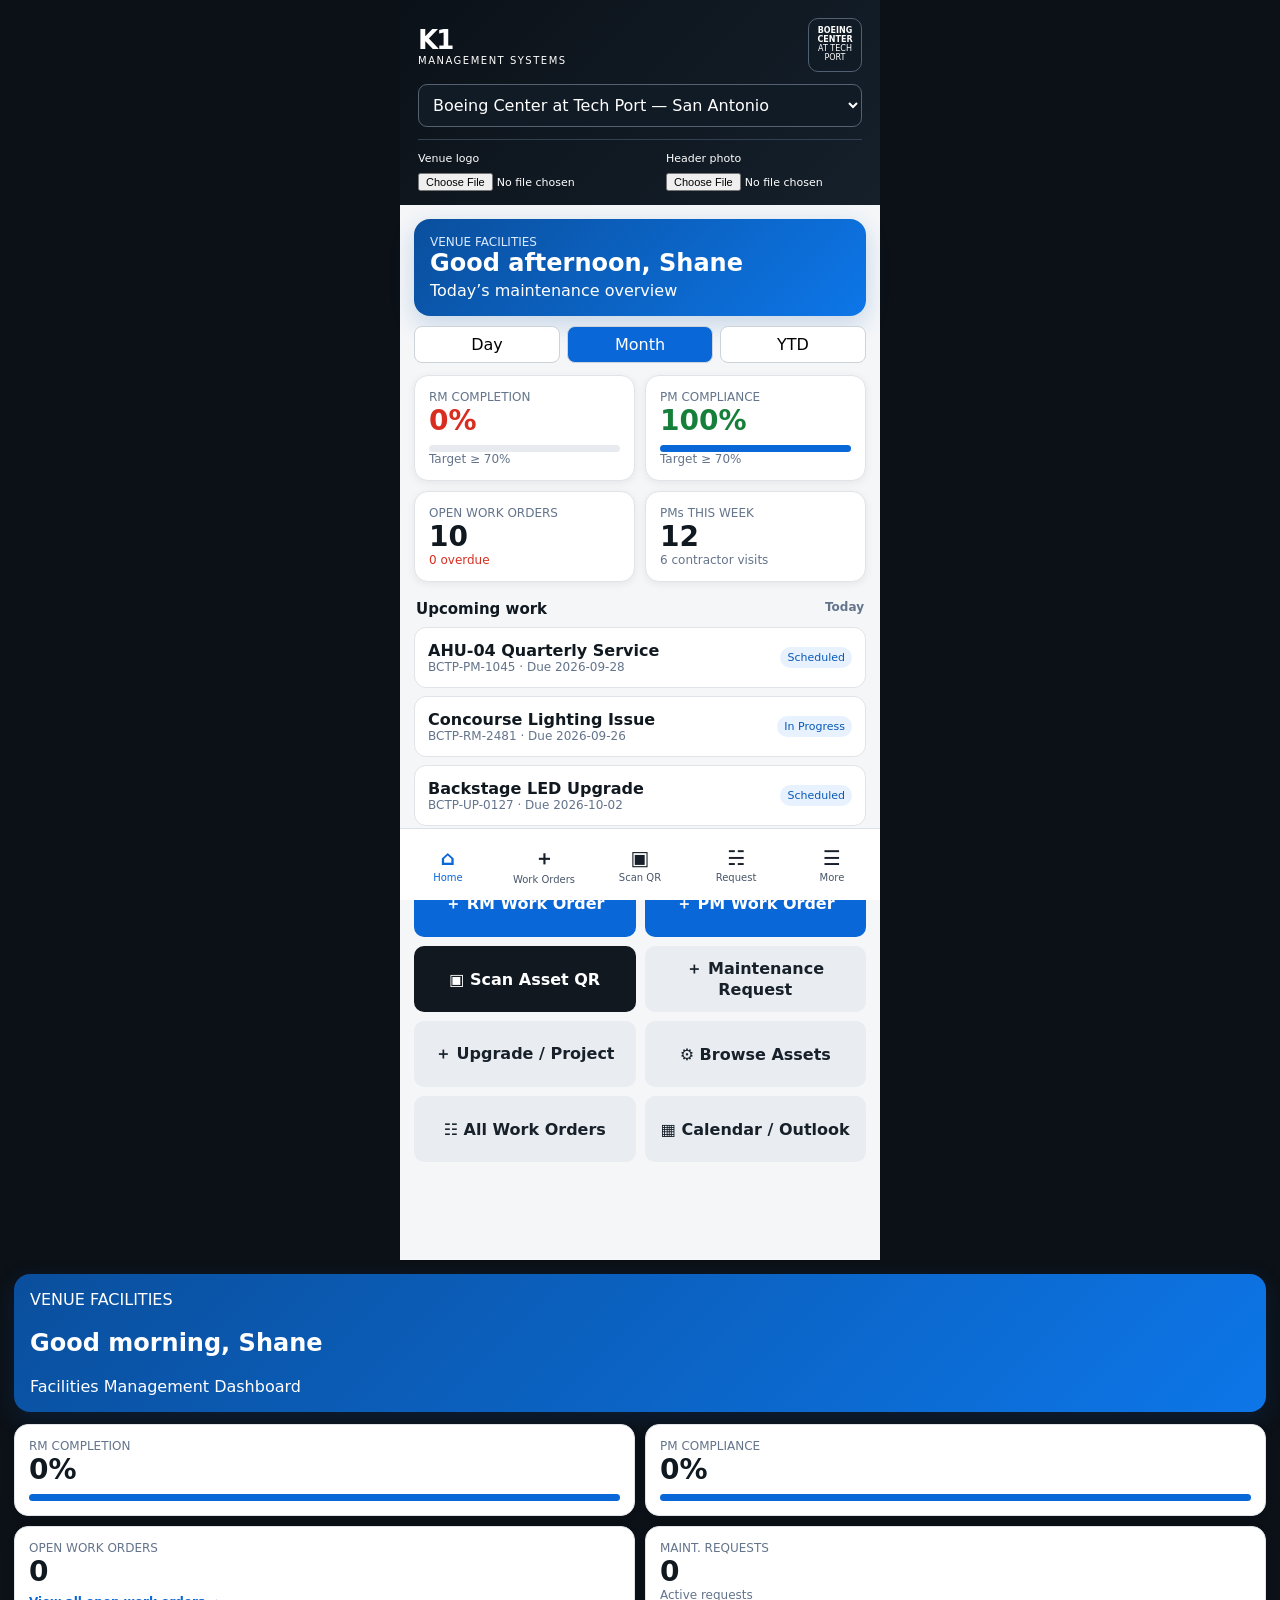
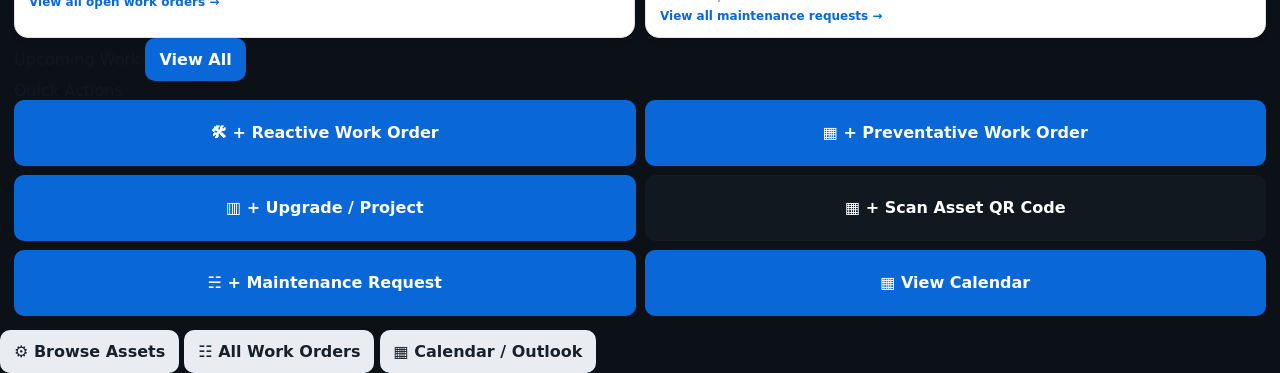
<file: K1_Management_Systems_Update 2.html>
<!doctype html>
<html lang="en">
<head>
<meta charset="utf-8"><meta name="viewport" content="width=device-width,initial-scale=1,viewport-fit=cover">
<title>K1 Management Systems — Field Prototype</title>
<style>
:root{--blue:#0967d8;--blue2:#0b4fa7;--ink:#101820;--gray:#6b7280;--mid:#d9dde3;--bg:#f4f6f8;--white:#fff;--good:#16803b;--warn:#b86b00;--bad:#d92d20}
*{box-sizing:border-box}body{margin:0;font-family:Inter,system-ui,-apple-system,Segoe UI,Arial;background:#0c1117;color:var(--ink)}button,input,select,textarea{font:inherit}.app{max-width:480px;margin:auto;min-height:100vh;background:var(--bg);position:relative;padding-bottom:84px}.top{background:linear-gradient(135deg,#0b1118,#15202b);background-size:cover;background-position:center;color:#fff;padding:18px 18px 14px;position:sticky;top:0;z-index:5}.top.hasPhoto:before{content:'';position:absolute;inset:0;background:linear-gradient(90deg,#07111ddd,#07111d88);z-index:0}.top>*{position:relative;z-index:1}.brand{display:flex;align-items:center;justify-content:space-between}.k1{font-weight:900;font-size:26px;letter-spacing:-2px}.venueLogo{width:54px;height:54px;border:1px solid #506070;border-radius:10px;display:grid;place-items:center;font-size:10px;text-align:center;background:#111b25;overflow:hidden}.venueLogo img{width:100%;height:100%;object-fit:contain;background:white}.venue{margin-top:12px}.venue select{width:100%;padding:10px;border-radius:9px;border:1px solid #536171;background:#111b25;color:white}.content{padding:14px}.hero{background:linear-gradient(135deg,#0a4f9d,#0d76e8);color:white;border-radius:16px;padding:16px;box-shadow:0 8px 24px #0b4fa733}.hero h2{margin:0 0 4px}.small{font-size:12px;color:#64748b}.hero .small{color:#dbeafe}.grid{display:grid;grid-template-columns:1fr 1fr;gap:10px;margin-top:12px}.card{background:white;border:1px solid #e0e4e9;border-radius:14px;padding:14px;box-shadow:0 2px 8px #1111}.metric{font-size:28px;font-weight:800}.good{color:var(--good)}.bad{color:var(--bad)}.bar{height:7px;background:#e7ebef;border-radius:8px;margin-top:8px;overflow:hidden}.bar i{display:block;height:100%;background:var(--blue)}.sectionTitle{font-size:15px;font-weight:800;margin:18px 2px 9px;display:flex;justify-content:space-between}.row{background:white;border:1px solid #e0e4e9;border-radius:12px;padding:13px;margin:8px 0;display:flex;justify-content:space-between;gap:10px;align-items:center}.row strong{display:block}.pill{font-size:11px;padding:4px 7px;border-radius:20px;background:#e8f2ff;color:#0759b5;white-space:nowrap}.pill.red{background:#feeceb;color:#b42318}.pill.green{background:#e8f7ed;color:#147a35}.btn{border:0;border-radius:10px;padding:12px 14px;background:var(--blue);color:white;font-weight:700;cursor:pointer}.btn.secondary{background:#e9edf2;color:#18212a}.btn.dark{background:#111820}.full{width:100%}.quick{display:grid;grid-template-columns:1fr 1fr;gap:9px}.quick button{min-height:66px}.nav{position:fixed;bottom:0;left:50%;transform:translateX(-50%);width:min(480px,100%);height:72px;background:white;border-top:1px solid #dce1e7;display:grid;grid-template-columns:repeat(5,1fr);z-index:10}.nav button{border:0;background:white;font-size:10px;color:#475569}.nav b{display:block;font-size:20px;margin-bottom:2px;color:#17202a}.nav .active,.nav .active b{color:var(--blue)}.screen{display:none}.screen.active{display:block}.form label{display:block;font-size:12px;font-weight:700;margin:12px 0 5px}.form input,.form select,.form textarea{width:100%;border:1px solid #ccd3db;border-radius:9px;padding:11px;background:white}.form textarea{min-height:92px}.tabs{display:flex;gap:7px;margin:10px 0}.tabs button{flex:1;padding:8px;border:1px solid #ccd3db;border-radius:8px;background:white}.tabs .sel{background:var(--blue);color:white}.assetHead{display:flex;gap:12px;align-items:center}.assetIcon{width:72px;height:72px;border-radius:12px;background:#dce7f4;display:grid;place-items:center;font-size:34px}.toast{position:fixed;left:50%;bottom:88px;transform:translateX(-50%);background:#111820;color:white;padding:11px 15px;border-radius:10px;z-index:20;display:none;max-width:420px;width:calc(100% - 36px);text-align:center}.modal{position:fixed;inset:0;background:#0009;z-index:30;display:none;align-items:end;justify-content:center}.sheet{background:white;width:min(480px,100%);border-radius:20px 20px 0 0;padding:20px;max-height:90vh;overflow:auto}.close{float:right;border:0;background:#eee;border-radius:50%;width:32px;height:32px}.logoInput{font-size:11px;margin-top:8px}.scanner{height:310px;background:linear-gradient(#17212b,#05080b);border-radius:16px;display:grid;place-items:center;color:white;position:relative;overflow:hidden}.scanbox{width:190px;height:190px;border:3px solid #1e90ff;border-radius:10px;display:grid;place-items:center;font-size:60px}.scanline{position:absolute;width:180px;height:2px;background:#3ba0ff;animation:scan 2s infinite}@keyframes scan{0%{transform:translateY(-80px)}50%{transform:translateY(80px)}100%{transform:translateY(-80px)}}.muted{color:#6b7280}.split{display:flex;justify-content:space-between;gap:10px}.logoSettings{margin-top:12px;padding-top:12px;border-top:1px solid #334155}.customize{display:grid;grid-template-columns:1fr 1fr;gap:10px}.woActions{display:grid;grid-template-columns:1fr 1fr;gap:8px;margin-top:12px}.detailLine{padding:9px 0;border-bottom:1px solid #e5e7eb}.note{background:#f8fafc;border-left:3px solid var(--blue);padding:10px;margin:8px 0;border-radius:6px}
</style>
</head>
<body><div class="app">
<header class="top">
 <div class="brand"><div><div class="k1">K1</div><div style="font-size:10px;letter-spacing:1.5px">MANAGEMENT SYSTEMS</div></div><div class="venueLogo" id="venueLogo"><span style="font-weight:800;font-size:8px;line-height:1.1">BOEING<br>CENTER<br><span style="font-weight:500">AT TECH PORT</span></span></div></div>
 <div class="venue"><select id="venueSelect"><option>Boeing Center at Tech Port — San Antonio</option><option>Regional Venue — Dallas</option><option>Regional Venue — Tampa</option></select></div>
 <div class="logoSettings"><div class="customize"><label style="font-size:11px">Venue logo<input class="logoInput" id="logoUpload" type="file" accept="image/*"></label><label style="font-size:11px">Header photo<input class="logoInput" id="headerUpload" type="file" accept="image/*"></label></div></div>
</header>

<main class="content">
<section id="home" class="screen active">
 <div class="hero"><div class="small">VENUE FACILITIES</div><h2>Good afternoon, Shane</h2><div>Today’s maintenance overview</div></div>
 <div class="tabs"><button onclick="period('Day',this)">Day</button><button class="sel" onclick="period('Month',this)">Month</button><button onclick="period('YTD',this)">YTD</button></div>
 <div class="grid">
  <div class="card"><div class="small">RM COMPLETION</div><div class="metric good" id="rmPct">78%</div><div class="bar"><i id="rmBar" style="width:78%"></i></div><div class="small">Target ≥ 70%</div></div>
  <div class="card"><div class="small">PM COMPLIANCE</div><div class="metric good" id="pmPct">82%</div><div class="bar"><i id="pmBar" style="width:82%"></i></div><div class="small">Target ≥ 70%</div></div>
  <div class="card"><div class="small">OPEN WORK ORDERS</div><div class="metric" id="openCount">18</div><div class="small"><span class="bad" id="overdueCount">4 overdue</span></div></div>
  <div class="card"><div class="small">PMs THIS WEEK</div><div class="metric">12</div><div class="small">6 contractor visits</div></div>
 </div>
 <div class="sectionTitle"><span>Upcoming work</span><span class="small">Today</span></div>
 <div id="upcoming"></div>
 <div class="sectionTitle">Quick actions</div>
 <div class="quick">
  <button class="btn" onclick="openWO('Reactive Maintenance')">＋ RM Work Order</button>
  <button class="btn" onclick="openWO('Preventive Maintenance')">＋ PM Work Order</button>
  <button class="btn dark" onclick="showScreen('scan')">▣ Scan Asset QR</button>
  <button class="btn secondary" onclick="openRequest()">＋ Maintenance Request</button>
  <button class="btn secondary" onclick="openWO('Upgrade / Project')">＋ Upgrade / Project</button>
  <button class="btn secondary" onclick="showScreen('assets')">⚙ Browse Assets</button>
  <button class="btn secondary" onclick="showScreen('workorders')">☷ All Work Orders</button>
  <button class="btn secondary" onclick="showScreen('calendar')">▦ Calendar / Outlook</button>
 </div>
</section>

<section id="woCreate" class="screen"><button class="btn secondary" onclick="showScreen('home')">← Cancel</button><h2 id="createHeading">Create Work Order</h2><div class="form"><label>Work Type</label><select id="fType"><option>Reactive Maintenance</option><option>Preventive Maintenance</option><option>Upgrade / Project</option><option>Inspection</option><option>Event Work</option></select><label>Title *</label><input id="fTitle" placeholder="What work is needed?"><label>Asset</label><input id="fAsset" placeholder="Asset ID or equipment"><label>Location *</label><input id="fLocation" placeholder="Area / room / location"><label>Priority</label><select id="fPriority"><option>Low</option><option selected>Normal</option><option>High</option><option>Critical</option></select><label>Requested By</label><input id="fRequested" value="Shane Kelley"><label>Assign To</label><select id="fAssigned"><option>Shane Kelley</option><option>Jordan Lee</option><option>Chris Taylor</option><option>Vendor / Contractor</option><option>Unassigned</option></select><label>Scheduled Date</label><input id="fScheduled" type="date"><label>Due Date</label><input id="fDue" type="date"><label>Description / Scope</label><textarea id="fDescription" placeholder="Describe the issue, requested work, or scope..."></textarea><label>Photo</label><input type="file" accept="image/*" capture="environment"><button class="btn full" style="margin-top:16px" onclick="createWO()">Create & Open Work Order</button></div></section>
<section id="woEdit" class="screen"><div id="woEditBody"></div></section>
<section id="workorders" class="screen">
 <div class="sectionTitle"><span>Work Orders</span><button class="btn" onclick="openWO('Reactive Maintenance')">＋ New</button></div>
 <div class="quick" style="margin-bottom:10px"><button class="btn secondary" onclick="toast('Select mode: choose multiple work orders, then close them together')">☑ Select / Bulk Close</button></div><div id="woList"></div>
</section><section id="woDetail" class="screen"><div id="woDetailBody"></div></section>

<section id="scan" class="screen">
 <h2>Scan Asset QR Code</h2><p class="muted">Simulated scanner for this field prototype.</p>
 <div class="scanner" onclick="scanAsset()"><div class="scanbox">▣</div><div class="scanline"></div></div>
 <button class="btn full" style="margin-top:12px" onclick="scanAsset()">Simulate scan: AHU-04</button>
</section>

<section id="asset" class="screen">
 <div class="card"><div class="assetHead"><div class="assetIcon">❄</div><div><div class="small">ASSET</div><h2 style="margin:2px 0">AHU-04</h2><span class="pill green">Operational</span> <span class="pill">High Criticality</span></div></div>
 <hr style="border:0;border-top:1px solid #e5e7eb;margin:15px 0">
 <div class="split"><span class="muted">Location</span><strong>Mech Room 204</strong></div><div class="split"><span class="muted">System</span><strong>HVAC</strong></div><div class="split"><span class="muted">Manufacturer</span><strong>Trane</strong></div><div class="split"><span class="muted">Model</span><strong>TAHC-1200</strong></div>
 </div>
 <button class="btn full" style="margin-top:12px" onclick="openWO('Reactive Maintenance','AHU-04')">＋ Create Work Order</button>
 <div class="sectionTitle">Open work</div><div class="row"><div><strong>BCTP-PM-1045</strong><div class="small">Quarterly AHU service</div></div><span class="pill">Scheduled</span></div>
 <div class="sectionTitle">Upcoming PM</div><div class="row"><div><strong>Quarterly AHU Service</strong><div class="small" id="pmSchedule">Sep 29 · 9:00 AM · CoolAir Services</div></div><button class="btn secondary" onclick="reschedule()">Reschedule</button></div>
</section>


<section id="calendar" class="screen">
 <div class="sectionTitle"><span>Maintenance Calendar</span><button class="btn" onclick="toast('Outlook sync is simulated in this prototype')">Sync Outlook</button></div>
 <div class="card"><div class="small">TODAY</div><h2>Field Schedule</h2><div class="row"><div><strong>9:00 AM · AHU-04</strong><div class="small">Quarterly PM · CoolAir Services</div></div><span class="pill">PM</span></div><div class="row"><div><strong>11:30 AM · Concourse</strong><div class="small">Lighting repair · Jordan Lee</div></div><span class="pill red">RM</span></div><div class="row"><div><strong>2:00 PM · Backstage</strong><div class="small">LED upgrade walk-through</div></div><span class="pill">UP</span></div></div>
</section>

<section id="assets" class="screen">
 <div class="sectionTitle"><span>Assets</span><button class="btn" onclick="showScreen('scan')">Scan QR</button></div>
 <div class="form"><input placeholder="Search asset, location, serial number..." oninput="toast('Asset search is active in the next build')"></div>
 <div class="row" onclick="showScreen('asset')"><div><strong>AHU-04</strong><div class="small">HVAC · Mechanical Room 204</div></div><span class="pill green">Operational</span></div>
 <div class="row"><div><strong>RTS-01</strong><div class="small">Retractable Seating · Arena Bowl</div></div><span class="pill green">Operational</span></div>
 <div class="row"><div><strong>GEN-01</strong><div class="small">Emergency Generator · Exterior Yard</div></div><span class="pill">PM Due</span></div>
 <div class="row"><div><strong>FRY-03</strong><div class="small">Kitchen Fryer · Main Kitchen</div></div><span class="pill red">Out of Service</span></div>
</section>
<section id="requests" class="screen"><h2>Maintenance Requests</h2><button class="btn full" onclick="openRequest()">＋ Submit Request</button><div class="sectionTitle">Recent</div><div class="row"><div><strong>Leaking faucet — Suite 214</strong><div class="small">Submitted by Event Operations</div></div><span class="pill">New</span></div></section>
</main>

<nav class="nav">
<button class="active" onclick="showScreen('home',this)"><b>⌂</b>Home</button>
<button onclick="showScreen('workorders',this)"><b>＋</b>Work Orders</button>
<button onclick="showScreen('scan',this)"><b>▣</b>Scan QR</button>
<button onclick="showScreen('requests',this)"><b>☵</b>Request</button>
<button onclick="openMore()"><b>☰</b>More</button>
</nav></div>

<div class="toast" id="toast"></div>
<div class="modal" id="modal"><div class="sheet"><button class="close" onclick="closeModal()">×</button><div id="modalBody"></div></div></div>

<script>
const seedWorkOrders=[
{id:'BCTP-PM-1045',type:'Preventive Maintenance',title:'AHU-04 Quarterly Service',asset:'AHU-04',status:'Scheduled',due:'Sep 29',overdue:false},
{id:'BCTP-RM-2481',type:'Reactive Maintenance',title:'Concourse Lighting Issue',asset:'CL-12',status:'In Progress',due:'Sep 25',overdue:true},
{id:'BCTP-UP-0127',type:'Upgrade / Project',title:'Backstage LED Upgrade',asset:'',status:'Scheduled',due:'Oct 2',overdue:false}
];
let workOrders=JSON.parse(localStorage.getItem('k1_workorders')||'null')||seedWorkOrders;workOrders=workOrders.map(w=>({...w,location:w.location||'Boeing Center at Tech Port',priority:w.priority||'Normal',assigned:w.assigned||'Shane Kelley',notes:w.notes||[],labor:w.labor||[],parts:w.parts||[]}));let activeWO=null;function saveData(){try{localStorage.setItem('k1_workorders',JSON.stringify(workOrders))}catch(e){toast('Saved for this session')}}
function render(){
 document.getElementById('woList').innerHTML=workOrders.map(w=>`<div class="row" onclick="openWODetail('${w.id}')"><div><strong>${w.id}</strong><div>${w.title}</div><div class="small">${w.type} · ${w.asset||'Facility'}</div></div><span class="pill ${w.overdue?'red':''}">${w.status}</span></div>`).join('');
 document.getElementById('upcoming').innerHTML=workOrders.slice(0,3).map(w=>`<div class="row"><div><strong>${w.title}</strong><div class="small">${w.id} · Due ${w.due}</div></div><span class="pill ${w.overdue?'red':''}">${w.status}</span></div>`).join('');
 let active=workOrders.filter(w=>!['Completed','Verified / Closed'].includes(w.status));document.getElementById('openCount').textContent=active.length;document.getElementById('overdueCount').textContent=active.filter(w=>w.overdue).length+' overdue';let rm=workOrders.filter(w=>w.type==='Reactive Maintenance'),pm=workOrders.filter(w=>w.type==='Preventive Maintenance');let rp=rm.length?Math.round(rm.filter(w=>['Completed','Verified / Closed'].includes(w.status)).length/rm.length*100):100,pp=pm.length?Math.round(pm.filter(w=>['Completed','Verified / Closed'].includes(w.status)).length/pm.length*100):100;document.getElementById('rmPct').textContent=rp+'%';document.getElementById('pmPct').textContent=pp+'%';document.getElementById('rmPct').className='metric '+(rp>=70?'good':'bad');document.getElementById('pmPct').className='metric '+(pp>=70?'good':'bad');document.getElementById('rmBar').style.width=rp+'%';document.getElementById('pmBar').style.width=pp+'%';
}
function showScreen(id,btn){
 document.querySelectorAll('.screen').forEach(x=>x.classList.remove('active')); document.getElementById(id).classList.add('active');
 document.querySelectorAll('.nav button').forEach(x=>x.classList.remove('active')); if(btn)btn.classList.add('active'); window.scrollTo(0,0)
}
function openWO(type,asset=''){showScreen('woCreate');document.getElementById('fType').value=type||'Reactive Maintenance';document.getElementById('fAsset').value=asset||'';document.getElementById('fTitle').value='';document.getElementById('fLocation').value='';document.getElementById('fPriority').value='Normal';document.getElementById('fAssigned').value='Shane Kelley';document.getElementById('fScheduled').value='';document.getElementById('fDue').value='';document.getElementById('fDescription').value='';document.getElementById('fTitle').focus()}
function createWO(){let title=document.getElementById('fTitle').value.trim(),loc=document.getElementById('fLocation').value.trim();if(!title||!loc){toast('Please enter a title and location');return}let type=document.getElementById('fType').value,asset=document.getElementById('fAsset').value.trim(),prefix=type.startsWith('Preventive')?'PM':type.startsWith('Upgrade')?'UP':type.startsWith('Inspection')?'IN':type.startsWith('Event')?'EV':'RM';let seq=2500+workOrders.length+1,id='BCTP-'+prefix+'-'+seq;workOrders.unshift({id,type,title,asset,location:loc,priority:document.getElementById('fPriority').value,requestedBy:document.getElementById('fRequested').value,assigned:document.getElementById('fAssigned').value,status:'Requested',scheduled:document.getElementById('fScheduled').value,due:document.getElementById('fDue').value||'Unscheduled',overdue:false,description:document.getElementById('fDescription').value,notes:[],labor:[],parts:[],created:new Date().toISOString(),completed:null});saveData();render();openWODetail(id);toast(id+' created')}
function openWODetail(id){activeWO=id;let w=workOrders.find(x=>x.id===id);if(!w)return;w.notes=w.notes||[];w.labor=w.labor||[];w.parts=w.parts||[];document.getElementById('woDetailBody').innerHTML=`<button class="btn secondary" onclick="showScreen('workorders')">← Work Orders</button><div class="card" style="margin-top:10px"><div class="small">${w.type}</div><h2 style="margin:3px 0">${w.id}</h2><h3>${w.title}</h3><span class="pill ${w.overdue?'red':w.status==='Completed'?'green':''}">${w.status}</span><div class="detailLine">Asset <strong style="float:right">${w.asset||'Facility / General'}</strong></div><div class="detailLine">Location <strong style="float:right">${w.location||'—'}</strong></div><div class="detailLine">Assigned <strong style="float:right">${w.assigned||'Unassigned'}</strong></div><div class="detailLine">Due <strong style="float:right">${w.due}</strong></div><p>${w.description||'No description entered.'}</p><div class="woActions"><button class="btn" onclick="editWO()">Edit Work Order</button><button class="btn" onclick="changeStatus()">Change Status</button><button class="btn secondary" onclick="addNote()">＋ Field Note</button><button class="btn secondary" onclick="addLabor()">＋ Labor</button><button class="btn secondary" onclick="addPart()">＋ Part</button><button class="btn dark" onclick="completeWO()">✓ Complete</button></div></div><div class="sectionTitle">Field Notes</div>${w.notes.map(n=>`<div class="note">${n}</div>`).join('')||'<div class="small">No notes yet.</div>'}<div class="sectionTitle">Labor</div>${w.labor.map(n=>`<div class="row">${n}</div>`).join('')||'<div class="small">No labor entries.</div>'}<div class="sectionTitle">Parts / Materials</div>${w.parts.map(n=>`<div class="row">${n}</div>`).join('')||'<div class="small">No parts recorded.</div>'}`;showScreen('woDetail')}
function editWO(){let w=workOrders.find(x=>x.id===activeWO);document.getElementById('woEditBody').innerHTML=`<button class="btn secondary" onclick="openWODetail('${w.id}')">← Cancel</button><h2>Edit ${w.id}</h2><div class="form"><label>Title</label><input id="eTitle" value="${esc(w.title)}"><label>Asset</label><input id="eAsset" value="${esc(w.asset||'')}"><label>Location</label><input id="eLocation" value="${esc(w.location||'')}"><label>Priority</label><select id="ePriority"><option>Low</option><option>Normal</option><option>High</option><option>Critical</option></select><label>Assigned To</label><select id="eAssigned"><option>Shane Kelley</option><option>Jordan Lee</option><option>Chris Taylor</option><option>Vendor / Contractor</option><option>Unassigned</option></select><label>Scheduled Date</label><input id="eScheduled" type="date" value="${w.scheduled||''}"><label>Due Date</label><input id="eDue" type="date" value="${/^\d{4}-/.test(w.due)?w.due:''}"><label>Description / Scope</label><textarea id="eDescription">${esc(w.description||'')}</textarea><button class="btn full" onclick="saveWOEdit()">Save Changes</button></div>`;showScreen('woEdit');document.getElementById('ePriority').value=w.priority||'Normal';document.getElementById('eAssigned').value=w.assigned||'Unassigned'}
function saveWOEdit(){let w=workOrders.find(x=>x.id===activeWO);w.title=document.getElementById('eTitle').value;w.asset=document.getElementById('eAsset').value;w.location=document.getElementById('eLocation').value;w.priority=document.getElementById('ePriority').value;w.assigned=document.getElementById('eAssigned').value;w.scheduled=document.getElementById('eScheduled').value;w.due=document.getElementById('eDue').value||w.due;w.description=document.getElementById('eDescription').value;saveData();render();openWODetail(activeWO);toast('Work order updated')}
function esc(v){return String(v??'').replaceAll('&','&amp;').replaceAll('"','&quot;').replaceAll('<','&lt;').replaceAll('>','&gt;')}
function changeStatus(){document.getElementById('modalBody').innerHTML=`<h2>Change Status</h2><div class="form"><select id="newStatus"><option>Requested</option><option>Approved / Triaged</option><option>Scheduled</option><option>In Progress</option><option>Waiting - Parts</option><option>Waiting - Vendor</option><option>Completed</option><option>Verified / Closed</option></select><button class="btn full" onclick="saveStatus()">Save</button></div>`;openModal()}
function saveStatus(){let w=workOrders.find(x=>x.id===activeWO);w.status=document.getElementById('newStatus').value;if(w.status.includes('Completed')||w.status.includes('Closed')){w.overdue=false;w.completed=w.completed||new Date().toISOString()}else{w.completed=null}saveData();render();closeModal();openWODetail(activeWO)}
function addNote(){document.getElementById('modalBody').innerHTML=`<h2>Add Field Note</h2><div class="form"><textarea id="fieldNote" placeholder="What did you find or do?"></textarea><label>Photo</label><input type="file" accept="image/*" capture="environment"><button class="btn full" onclick="saveNote()">Add Note</button></div>`;openModal()}
function saveNote(){let w=workOrders.find(x=>x.id===activeWO),v=document.getElementById('fieldNote').value;if(v)(w.notes||(w.notes=[])).push(v);saveData();closeModal();openWODetail(activeWO)}
function addLabor(){document.getElementById('modalBody').innerHTML=`<h2>Add Labor</h2><div class="form"><input id="laborTech" value="Shane Kelley"><label>Hours</label><input id="laborHours" type="number" step=".25" value="1"><button class="btn full" onclick="saveLabor()">Add Labor</button></div>`;openModal()}
function saveLabor(){let w=workOrders.find(x=>x.id===activeWO);(w.labor||(w.labor=[])).push(document.getElementById('laborTech').value+' · '+document.getElementById('laborHours').value+' hr');saveData();closeModal();openWODetail(activeWO)}
function addPart(){document.getElementById('modalBody').innerHTML=`<h2>Add Part / Material</h2><div class="form"><input id="partName" placeholder="Part or material"><label>Quantity</label><input id="partQty" type="number" value="1"><button class="btn full" onclick="savePart()">Add Part</button></div>`;openModal()}
function savePart(){let w=workOrders.find(x=>x.id===activeWO);(w.parts||(w.parts=[])).push(document.getElementById('partName').value+' · Qty '+document.getElementById('partQty').value);saveData();closeModal();openWODetail(activeWO)}
function completeWO(){let w=workOrders.find(x=>x.id===activeWO);w.status='Completed';w.overdue=false;w.completed=new Date().toISOString();(w.notes||(w.notes=[])).push('Work completed in field.');saveData();render();openWODetail(activeWO);toast('Work order completed')}
function openRequest(){
 document.getElementById('modalBody').innerHTML=`<h2>New Maintenance Request</h2><div class="form"><label>What's wrong?</label><textarea id="rDesc" placeholder="Example: Sink leaking in Suite 214"></textarea><label>Location</label><input placeholder="Area / room / location"><label>Urgency</label><select><option>Routine</option><option>Needs attention soon</option><option>Urgent / operational impact</option></select><label>Add photo</label><input type="file" accept="image/*" capture="environment"><button class="btn full" onclick="closeModal();toast('Maintenance request submitted')">Submit Request</button></div>`;openModal()
}
function reschedule(){
 document.getElementById('modalBody').innerHTML=`<h2>Reschedule PM</h2><div class="form"><label>Current</label><input disabled value="Sep 29 · 9:00 AM"><label>New date</label><input id="newDate" type="date"><label>New time</label><input id="newTime" type="time"><label>Reason</label><select><option>Contractor availability</option><option>Event conflict</option><option>Parts unavailable</option><option>Access issue</option></select><button class="btn full" onclick="saveReschedule()">Save Schedule Change</button></div>`;openModal()
}
function saveReschedule(){let d=document.getElementById('newDate').value||'2026-10-01',t=document.getElementById('newTime').value||'13:00';document.getElementById('pmSchedule').textContent=d+' · '+t+' · CoolAir Services';closeModal();toast('PM rescheduled. Original schedule retained in audit history.')}
function scanAsset(){showScreen('asset');toast('Asset found: AHU-04')}
function openMore(){
 document.getElementById('modalBody').innerHTML=`<h2>K1 Modules</h2>
 <div class="quick">
 <button class="btn secondary" onclick="closeModal();showScreen('assets')">⚙ Assets</button>
 <button class="btn secondary" onclick="closeModal();showScreen('calendar')">▦ Calendar</button>
 <button class="btn secondary" onclick="closeModal();toast('Reports module opens in the next build')">▥ Reports</button>
 <button class="btn secondary" onclick="closeModal();toast('Vendor module opens in the next build')">◉ Vendors</button>
 <button class="btn secondary" onclick="closeModal();toast('User and venue permissions open in the next build')">♙ Users</button>
 <button class="btn secondary" onclick="closeModal();toast('Settings open in the next build')">⚙ Settings</button>
 </div>`;openModal()
}
function period(p,b){b.parentElement.querySelectorAll('button').forEach(x=>x.classList.remove('sel'));b.classList.add('sel');render();toast(p+' view — prototype metrics use saved work orders')}
function openModal(){document.getElementById('modal').style.display='flex'}function closeModal(){document.getElementById('modal').style.display='none'}
function toast(s){let t=document.getElementById('toast');t.textContent=s;t.style.display='block';setTimeout(()=>t.style.display='none',2500)}
function loadCustomizations(){let logo=localStorage.getItem('k1_venue_logo');if(logo)document.getElementById('venueLogo').innerHTML=`<img src="${logo}">`;let bg=localStorage.getItem('k1_header_bg');if(bg){let h=document.querySelector('.top');h.style.backgroundImage=`url("${bg}")`;h.classList.add('hasPhoto')}}
document.getElementById('logoUpload').addEventListener('change',e=>{let f=e.target.files[0];if(!f)return;let r=new FileReader();r.onload=()=>{document.getElementById('venueLogo').innerHTML=`<img src="${r.result}">`;try{localStorage.setItem('k1_venue_logo',r.result)}catch(e){}};r.readAsDataURL(f)});
document.getElementById('headerUpload').addEventListener('change',e=>{let f=e.target.files[0];if(!f)return;let r=new FileReader();r.onload=()=>{let h=document.querySelector('.top');h.style.backgroundImage=`url("${r.result}")`;h.classList.add('hasPhoto');try{localStorage.setItem('k1_header_bg',r.result)}catch(e){};toast('Header photo updated')};r.readAsDataURL(f)});
loadCustomizations();render();
</script></body></html><main class="content">
<section id="home" class="screen active"><div class="hero"><div class="eyebrow">VENUE FACILITIES</div><h1>Good morning, Shane</h1><div>Facilities Management Dashboard</div></div>
<div class="grid"><div class="card"><div class="small">RM COMPLETION</div><div id="rmPct" class="metric">0%</div><div class="bar"><i id="rmBar"></i></div></div><div class="card"><div class="small">PM COMPLIANCE</div><div id="pmPct" class="metric">0%</div><div class="bar"><i id="pmBar"></i></div></div><div class="card" role="button" tabindex="0" onclick="showOpenWorkOrders()" style="cursor:pointer"><div class="small">OPEN WORK ORDERS</div><div id="openCount" class="metric">0</div><div id="overdueCount" class="small"></div><div class="small" style="margin-top:7px;color:#0967d8;font-weight:750">View all open work orders →</div></div><div class="card" role="button" tabindex="0" onclick="go('requests')" style="cursor:pointer"><div class="small">MAINT. REQUESTS</div><div id="requestCount" class="metric">0</div><div class="small">Active requests</div><div class="small" style="margin-top:7px;color:#0967d8;font-weight:750">View all maintenance requests →</div></div></div>
<div class="section">Upcoming Work <button class="btn alt" onclick="go('calendar')">View All</button></div><div id="upcoming"></div>
<div class="section">Quick Actions</div><div class="quick"><button class="btn" onclick="openWO('Reactive Maintenance')">🛠 + Reactive Work Order</button><button class="btn" onclick="openWO('Preventative Maintenance')">▦ + Preventative Work Order</button><button class="btn" onclick="openWO('Upgrade / Project')">▥ + Upgrade / Project</button><button class="btn dark" onclick="go('scan')">▦ + Scan Asset QR Code</button><button class="btn alt" onclick="go('requestCreate')">☵ + Maintenance Request</button><button class="btn alt" onclick="go('calendar')">▦ View Calendar</button></div></section>

<section id="workorders" class="screen"><div class="section"><span id="woPageTitle">Work Orders</span><button class="btn" onclick="openWO('Reactive Maintenance')">＋ New</button></div>
<div class="woTools">
<input id="woSearch" type="search" placeholder="Search ID, title, asset, location or assignee..." oninput="renderWorkOrders()">
<div class="woTypeTabs">
<button id="woTypeAll" class="sel" onclick="setWOType('All')">All</button>
<button id="woTypeRM" onclick="setWOType('RM')">RM</button>
<button id="woTypePM" onclick="setWOType('PM')">PM</button>
<button id="woTypeProject" onclick="setWOType('Project')">Projects</button>
</div>
<div class="woFilterGrid">
<select id="woStatus" onchange="renderWorkOrders()"><option value="All">All Statuses</option><option>Requested</option><option>Approved / Triaged</option><option>Scheduled</option><option>In Progress</option><option value="Waiting">Waiting (Any)</option><option>Completed</option><option>Verified / Closed</option></select>
<select id="woPriority" onchange="renderWorkOrders()"><option value="All">All Priorities</option><option>Critical</option><option>High</option><option>Normal</option><option>Low</option></select>
<select id="woSort" onchange="renderWorkOrders()"><option value="dueAsc">Due Date — Earliest</option><option value="dueDesc">Due Date — Latest</option><option value="priority">Priority — Highest</option><option value="newest">Newest Work Order</option></select>
<select id="woScope" onchange="renderWorkOrders()"><option value="All">Open + Closed</option><option value="Open">Open Only</option><option value="Closed">Closed Only</option></select>
</div>
<div id="woResultCount" class="resultCount"></div>
</div>
<div class="actions"><button id="selectBtn" class="btn alt" onclick="toggleSelect()">Select Multiple</button><button id="bulkBtn" class="btn dark" style="display:none" onclick="bulkClose()">Close Selected</button></div><div id="woList"></div></section>

<section id="woCreate" class="screen"><button class="btn alt" onclick="go('workorders')">← Cancel</button><h2>Create Work Order</h2><div class="form"><label>Work Type</label><select id="fType"><option>Reactive Maintenance</option><option>Preventative Maintenance</option><option>Upgrade / Project</option><option>Inspection</option><option>Event Work</option></select><label>Title *</label><input id="fTitle"><label>Asset Group</label><div class="groupPicker"><select id="fAssetGroup" onchange="applyAssetGroup(this.value)"><option value="">Choose a saved asset group…</option></select><div class="small" style="margin-top:6px">Load a saved group, then add or remove individual assets below before saving.</div></div><label>Assets</label><div class="small" style="margin-bottom:6px">Select one or more assets for this work order. Multi-asset selection is especially useful for scheduled PM work.</div><div id="fAssetPicker" class="assetPicker"></div><div id="fAssetSummary" class="assetSummary">Facility / General — no specific asset selected</div><label>Location *</label><input id="fLocation"><label>Priority</label><select id="fPriority"><option>Low</option><option selected>Normal</option><option>High</option><option>Critical</option></select><label>Assigned To</label><select id="fAssigned"><option>Shane Kelley</option><option>Jordan Lee</option><option>Chris Taylor</option><option>Vendor / Contractor</option><option>Unassigned</option></select><label>Scheduled Date</label><input id="fScheduled" type="date"><label>Due Date</label><input id="fDue" type="date"><label>Description / Scope</label><textarea id="fDescription"></textarea><button class="btn full" style="margin-top:15px" onclick="createWO()">Create & Open Work Order</button></div></section>

<section id="woDetail" class="screen"><div id="woDetailBody"></div></section>

<section id="assets" class="screen"><div class="section"><span>Assets</span><button class="btn" onclick="openAssetCreate()">＋ New Asset</button></div><input id="assetSearch" oninput="renderAssets()" placeholder="Search assets..." style="width:100%;padding:11px;border:1px solid #ccd5df;border-radius:9px"><div id="assetList"></div></section>
<section id="assetCreate" class="screen"><button class="btn alt" onclick="go('assets')">← Cancel</button><h2>Add New Asset</h2><div class="form"><label>Asset ID / Tag *</label><input id="aId" placeholder="AHU-05"><label>Asset Name *</label><input id="aName"><label>Category / System</label><select id="aCategory"><option>HVAC</option><option>Electrical</option><option>Plumbing</option><option>Kitchen Equipment</option><option>Retractable Seating</option><option>Concert / Event Equipment</option><option>Exterior / Lighting</option><option>Landscaping</option><option>Heavy Machinery</option><option>Building / Architectural</option><option>Life Safety</option><option>Other</option></select><label>Area / Location</label><input id="aLocation"><label>Manufacturer</label><input id="aManufacturer"><label>Model</label><input id="aModel"><label>Serial Number</label><input id="aSerial"><label>Criticality</label><select id="aCriticality"><option>Normal</option><option>High</option><option>Critical</option></select><label>Status</label><select id="aStatus"><option>Operational</option><option>Limited Service</option><option>Out of Service</option></select><label>Vendor</label><input id="aVendor"><label>Notes</label><textarea id="aNotes"></textarea><button class="btn full" style="margin-top:15px" onclick="saveAsset()">Save Asset</button></div></section>
<section id="assetDetail" class="screen"><div id="assetDetailBody"></div></section>
<section id="assetGroups" class="screen"><div class="section"><span>Asset Groups</span><button class="btn" onclick="openGroupCreate()">＋ New Group</button></div><div class="small" style="margin-bottom:10px">Reusable asset collections for PM schedules and work orders. Existing work orders keep their original asset list when a group changes later.</div><div id="assetGroupList"></div></section>
<section id="assetGroupCreate" class="screen"><button class="btn alt" onclick="go('assetGroups')">← Cancel</button><h2 id="groupFormTitle">Create Asset Group</h2><div class="form"><label>Group Name *</label><input id="gName" placeholder="All AHUs — Boeing Center"><label>Description</label><textarea id="gDescription"></textarea><label>Assets</label><div id="gAssetPicker" class="assetPicker"></div><button class="btn full" style="margin-top:15px" onclick="saveAssetGroup()">Save Asset Group</button></div></section>

<section id="requests" class="screen"><div class="section"><span>Maintenance Requests</span><button class="btn" onclick="go('requestCreate')">＋ New</button></div><div id="requestList"></div></section>
<section id="requestDetail" class="screen"><div id="requestDetailBody"></div></section>
<section id="requestCreate" class="screen"><button class="btn alt" onclick="go('requests')">← Cancel</button><h2>New Maintenance Request</h2><div class="form"><label>What's wrong? *</label><textarea id="rIssue" placeholder="Describe the issue"></textarea><label>Location *</label><input id="rLocation"><label>Urgency</label><select id="rUrgency"><option>Routine</option><option>Important</option><option>Urgent</option></select><label>Photo</label><input id="rPhoto" type="file" accept="image/*" capture="environment"><button class="btn full" style="margin-top:15px" onclick="saveRequest()">Submit Request</button></div></section>

<section id="scan" class="screen"><div class="moduleHero"><div class="eyebrow">ASSET TOOLS</div><h2>Scan Asset QR Code</h2><div>Camera integration placeholder</div></div><div class="card" style="text-align:center;padding:38px"><div style="font-size:70px">▦</div><h3>Point camera at asset QR code</h3><p class="small">For this prototype, choose an asset below to simulate a successful scan.</p><select id="scanAsset" style="width:100%;padding:11px"></select><button class="btn full" style="margin-top:12px" onclick="simulateScan()">Simulate Scan</button></div></section>

<section id="pm" class="screen"></section><section id="projects" class="screen"></section><section id="venues" class="screen"></section><section id="reports" class="screen"></section><section id="inventory" class="screen"></section><section id="vendors" class="screen"></section><section id="calendar" class="screen"></section><section id="users" class="screen"></section><section id="settings" class="screen"></section><section id="more" class="screen"></section>
</main>
<nav class="nav"><button onclick="go('home')"><b>⌂</b>Home</button><button onclick="resetWOFilters();go('workorders')"><b>＋</b>Work Orders</button><button onclick="go('scan')"><b>▦</b>Scan QR</button><button onclick="go('requests')"><b>☵</b>Request</button><button onclick="go('more')"><b>☰</b>More</button></nav>
</div><div id="modal" class="modal"><div class="sheet"><div id="modalBody"></div></div></div><div id="toast" class="toast"></div>
<script>
"use strict";
const seedWO=[
{id:"BCTP-PM-1045",type:"Preventative Maintenance",title:"AHU-04 Quarterly Service",asset:"AHU-04",location:"Mechanical Room 204",priority:"Normal",assigned:"Chris Taylor",status:"Scheduled",scheduled:"2026-09-28",due:"2026-09-28",notes:[],labor:[],parts:[]},
{id:"BCTP-RM-2481",type:"Reactive Maintenance",title:"Concourse Lighting Issue",asset:"CL-12",location:"Level 2 Concourse",priority:"High",assigned:"Jordan Lee",status:"In Progress",scheduled:"2026-09-27",due:"2026-09-26",notes:["Multiple lights out in section 205 concourse."],labor:[],parts:[]},
{id:"BCTP-UP-0127",type:"Upgrade / Project",title:"Backstage LED Upgrade",asset:"",location:"Back of House",priority:"Normal",assigned:"Vendor / Contractor",status:"Scheduled",scheduled:"2026-10-02",due:"2026-10-02",notes:[],labor:[],parts:[]},
{id:"BCTP-PM-1046",type:"Preventative Maintenance",title:"Kitchen Hood Inspection",asset:"KH-01",location:"Main Kitchen",priority:"Normal",assigned:"Vendor / Contractor",status:"Completed",due:"2026-09-24",completed:"2026-09-24",notes:[],labor:[],parts:[]}
];
const seedAssets=[
{id:"AHU-04",name:"Main Concourse Air Handler",category:"HVAC",location:"Level 2 - Mechanical Room 204",manufacturer:"Trane",model:"TAHC-1200",serial:"19384756",criticality:"High",status:"Operational",vendor:"CoolAir Services",notes:""},
{id:"CL-12",name:"Concourse Lighting Circuit",category:"Electrical",location:"Level 2 Concourse",manufacturer:"",model:"",serial:"",criticality:"Normal",status:"Limited Service",vendor:"",notes:""},
{id:"KH-01",name:"Kitchen Exhaust Hood",category:"Kitchen Equipment",location:"Main Kitchen",manufacturer:"CaptiveAire",model:"",serial:"",criticality:"High",status:"Operational",vendor:"ABC Fire Systems",notes:""},
{id:"RTS-01",name:"Retractable Seating",category:"Retractable Seating",location:"Arena Bowl",manufacturer:"",model:"",serial:"",criticality:"High",status:"Operational",vendor:"",notes:""}
];
const seedPMSchedules=[{id:"PM-1001",title:"AHU Filter Change",sourceType:"Asset Group",groupId:"GRP-AHU",pmType:"Time-Based",expectedDays:1,expectedHours:0,timezone:"Central Time (US & Canada)",createTime:"08:00",laborHours:4,estCost:350,woStatus:"Assigned",priority:"Normal",category:"HVAC",workType:"Preventative Maintenance",costCenter:"Facilities",assignee:"Shane Kelley",problem:"Routine filter replacement",cause:"Scheduled lifecycle maintenance",description:"Replace filters, inspect belts and record condition.",enabled:true,autoGenerate:true,separateWO:false,frequency:"Monthly",interval:3,intervalUnit:"month(s)",start:"2026-09-29",startTime:"08:00",endRule:"No end date",endValue:"",blockPrior:true}];
const seedAssetGroups=[
{id:"GRP-AHU",name:"All AHUs — Boeing Center",description:"Air handling units used for recurring filter and inspection PMs.",assetIds:["AHU-04"]},
{id:"GRP-KITCHEN",name:"Main Kitchen Equipment",description:"Kitchen equipment sharing scheduled contractor service.",assetIds:["KH-01"]},
{id:"GRP-SEATING",name:"Retractable Seating Systems",description:"Arena retractable seating equipment.",assetIds:["RTS-01"]}
];
const seedRequests=[{id:"REQ-101",issue:"Loose handrail near Section 112",location:"Main Concourse",urgency:"Important",status:"New",created:"2026-09-27"}];
const venueEvents=[
{id:"EVT-901",title:"Concert Load-In / Soundcheck",date:"2026-09-28",start:"08:00",end:"17:00",department:"Events",location:"Arena Bowl / Loading Dock"},
{id:"EVT-902",title:"Concert — Doors 6:30 PM",date:"2026-09-28",start:"18:30",end:"23:00",department:"Events",location:"Arena Bowl"},
{id:"EVT-903",title:"Corporate Banquet",date:"2026-09-30",start:"15:00",end:"22:00",department:"Events",location:"Main Kitchen / Club"},
{id:"EVT-904",title:"Tour Load-In",date:"2026-10-02",start:"07:00",end:"17:00",department:"Production",location:"Back of House / Stage"},
{id:"EVT-905",title:"Arena Show",date:"2026-10-02",start:"18:00",end:"23:00",department:"Events",location:"Arena Bowl"},
{id:"EVT-906",title:"Private Rehearsal",date:"2026-10-09",start:"13:00",end:"18:00",department:"Production",location:"Arena Bowl / Stage"}];
const calendarDemoWork=[
{id:"CAL-001",title:"AHU Filter Change — Units 1–8",date:"2026-09-29",start:"08:00",end:"11:30",department:"Facilities",assigned:"Chris Taylor",type:"Preventative Maintenance",location:"Mechanical Areas",vendor:""},
{id:"CAL-002",title:"Kitchen Hood Contractor Service",date:"2026-09-30",start:"14:00",end:"17:00",department:"Facilities",assigned:"Vendor / Contractor",type:"Preventative Maintenance",location:"Main Kitchen",vendor:"ABC Fire Systems"},
{id:"CAL-003",title:"Exterior Lighting Repair",date:"2026-10-01",start:"09:00",end:"12:00",department:"Facilities",assigned:"Jordan Lee",type:"Reactive Maintenance",location:"South Plaza",vendor:""},
{id:"CAL-004",title:"Backstage LED Upgrade — Contractor",date:"2026-10-02",start:"09:00",end:"15:00",department:"Production",assigned:"Vendor / Contractor",type:"Upgrade / Project",location:"Back of House / Stage",vendor:"StageLight Systems"},
{id:"CAL-005",title:"Fire Alarm Inspection",date:"2026-10-05",start:"07:30",end:"10:30",department:"Security",assigned:"Vendor / Contractor",type:"Inspection",location:"Facility Wide",vendor:"LifeSafe Systems"},
{id:"CAL-006",title:"Retractable Seating PM",date:"2026-10-07",start:"08:00",end:"13:00",department:"Facilities",assigned:"Shane Kelley",type:"Preventative Maintenance",location:"Arena Bowl",vendor:""},
{id:"CAL-007",title:"Rigging Annual Inspection",date:"2026-10-09",start:"12:00",end:"16:00",department:"Production",assigned:"Vendor / Contractor",type:"Inspection",location:"Arena Bowl / Stage",vendor:"RigSafe"}];
let calCursor=new Date(2026,8,1);
let workOrders=load("k1_workorders",seedWO),assets=load("k1_assets",seedAssets),requests=load("k1_requests",seedRequests),assetGroups=load("k1_asset_groups",seedAssetGroups),pmSchedules=load("k1_pm_schedules",seedPMSchedules);
workOrders.forEach(w=>{if(w.type==="Preventive Maintenance")w.type="Preventative Maintenance";if(!Array.isArray(w.assets))w.assets=w.asset?[w.asset]:[];if(!Array.isArray(w.relatedWorkOrders))w.relatedWorkOrders=[]});calendarDemoWork.forEach(c=>{if(!workOrders.some(w=>w.id===c.id))workOrders.push({id:c.id,type:c.type,title:c.title,asset:"",assets:[],location:c.location,priority:"Normal",assigned:c.assigned,status:"Scheduled",scheduled:c.date,due:c.date,scheduledStart:c.start,scheduledEnd:c.end,department:c.department,vendor:c.vendor,notes:[],labor:[],parts:[],relatedWorkOrders:[],created:"2026-09-27T12:00:00"})});
let activeWO="",activeAsset="",selecting=false,selected=new Set();
function load(k,fallback){try{const v=JSON.parse(localStorage.getItem(k));return Array.isArray(v)&&v.length?v:fallback}catch(e){return fallback}}
function persist(){localStorage.setItem("k1_workorders",JSON.stringify(workOrders));localStorage.setItem("k1_assets",JSON.stringify(assets));localStorage.setItem("k1_requests",JSON.stringify(requests));localStorage.setItem("k1_asset_groups",JSON.stringify(assetGroups));localStorage.setItem("k1_pm_schedules",JSON.stringify(pmSchedules))}
function esc(v){return String(v??"").replace(/[&<>"']/g,m=>({"&":"&amp;","<":"&lt;",">":"&gt;",'"':"&quot;","'":"&#39;"}[m]))}
function $(id){return document.getElementById(id)}
function notify(msg){const t=$("toast");t.textContent=msg;t.style.display="block";setTimeout(()=>t.style.display="none",2200)}
function go(id){document.querySelectorAll(".screen").forEach(s=>s.classList.remove("active"));const s=$(id);if(s)s.classList.add("active");render();window.scrollTo(0,0)}
function isClosed(w){return w.status==="Completed"||w.status==="Verified / Closed"}
function isOverdue(w){return !isClosed(w)&&w.due&&w.due!=="Unscheduled"&&new Date(w.due+"T23:59:59")<new Date()}
function setWOType(type){
 woTypeFilter=type;
 ["All","RM","PM","Project"].forEach(t=>{const b=$("woType"+t);if(b)b.classList.toggle("sel",t===type)});
 renderWorkOrders();
}
function woTypeMatches(w){
 if(woTypeFilter==="All")return true;
 if(woTypeFilter==="RM")return w.type==="Reactive Maintenance";
 if(woTypeFilter==="PM")return w.type==="Preventative Maintenance"||w.type==="Preventive Maintenance";
 if(woTypeFilter==="Project")return w.type==="Upgrade / Project";
 return true;
}
function dueTime(w){
 if(!w.due||w.due==="Unscheduled")return Number.POSITIVE_INFINITY;
 const t=new Date(w.due+"T12:00:00").getTime();
 return Number.isFinite(t)?t:Number.POSITIVE_INFINITY;
}
function renderWorkOrders(){
 const list=$("woList");if(!list)return;
 const search=($("woSearch")?.value||"").trim().toLowerCase();
 const status=$("woStatus")?.value||"All",priority=$("woPriority")?.value||"All",scope=$("woScope")?.value||"All",sort=$("woSort")?.value||"dueAsc";
 let rows=workOrders.filter(w=>{
   if(!woTypeMatches(w))return false;
   if(scope==="Open"&&isClosed(w))return false;
   if(scope==="Closed"&&!isClosed(w))return false;
   if(status!=="All"){
     if(status==="Waiting"){if(!String(w.status||"").startsWith("Waiting"))return false}
     else if(w.status!==status)return false;
   }
   if(priority!=="All"&&w.priority!==priority)return false;
   if(search){
     const hay=[w.id,w.title,...woAssets(w),w.location,w.assigned,w.type,w.status,w.priority].join(" ").toLowerCase();
     if(!hay.includes(search))return false;
   }
   return true;
 });
 const rank={Critical:4,High:3,Normal:2,Low:1};
 rows.sort((a,b)=>{
   if(sort==="dueDesc"){const ad=dueTime(a),bd=dueTime(b);if(ad===Infinity&&bd===Infinity)return 0;if(ad===Infinity)return 1;if(bd===Infinity)return -1;return bd-ad}
   if(sort==="priority")return (rank[b.priority]||0)-(rank[a.priority]||0)||dueTime(a)-dueTime(b);
   if(sort==="newest")return String(b.id).localeCompare(String(a.id),undefined,{numeric:true});
   return dueTime(a)-dueTime(b);
 });
 if($("woResultCount"))$("woResultCount").textContent=rows.length+" work order"+(rows.length===1?"":"s")+" shown";
 list.innerHTML=rows.map(w=>`<div class="row">${selecting?`<input class="check" type="checkbox" ${selected.has(w.id)?"checked":""} onchange="selectWO('${w.id}',this.checked)">`:""}<div class="grow" onclick="openDetail('${w.id}')" style="cursor:pointer"><strong>${esc(w.id)} — ${esc(w.title)}</strong><div class="small">${esc(w.type)} · ${esc(assetLabel(w))} · ${esc(w.location)}</div><div class="dueLine ${isOverdue(w)?"over":""}">Due: ${esc(w.due||"Unscheduled")} · Priority: ${esc(w.priority||"Normal")} · Assigned: ${esc(w.assigned||"Unassigned")}</div></div><span class="pill ${isOverdue(w)?"bad":isClosed(w)?"good":""}">${esc(w.status)}</span></div>`).join("")||'<div class="card"><strong>No work orders match these filters.</strong><div class="small" style="margin-top:5px">Try changing the search or filters.</div></div>';
}
function resetWOFilters(){
 woTypeFilter="All";
 if($("woSearch"))$("woSearch").value="";
 if($("woStatus"))$("woStatus").value="All";
 if($("woPriority"))$("woPriority").value="All";
 if($("woScope"))$("woScope").value="All";
 if($("woSort"))$("woSort").value="dueAsc";
 if($("woPageTitle"))$("woPageTitle").textContent="Work Orders";
 ["All","RM","PM","Project"].forEach(t=>{const b=$("woType"+t);if(b)b.classList.toggle("sel",t==="All")});
}

function render(){
 const active=workOrders.filter(w=>!isClosed(w)),rm=workOrders.filter(w=>w.type==="Reactive Maintenance"),pm=workOrders.filter(w=>w.type==="Preventative Maintenance"||w.type==="Preventive Maintenance");
 const rp=rm.length?Math.round(rm.filter(isClosed).length/rm.length*100):0,pp=pm.length?Math.round(pm.filter(isClosed).length/pm.length*100):0;
 $("rmPct").textContent=rp+"%";$("pmPct").textContent=pp+"%";$("rmBar").style.width=rp+"%";$("pmBar").style.width=pp+"%";$("openCount").textContent=active.length;$("overdueCount").textContent=active.filter(isOverdue).length+" overdue";$("requestCount").textContent=requests.filter(r=>r.status!=="Resolved").length;
 $("upcoming").innerHTML=active.slice(0,5).map(w=>`<div class="row" onclick="openDetail('${w.id}')"><div class="grow"><strong>${esc(w.title)}</strong><div class="small">${esc(w.id)} · ${esc(w.location)} · ${esc(w.due||"Unscheduled")}</div></div><span class="pill ${isOverdue(w)?"bad":""}">${esc(w.status)}</span></div>`).join("");
 renderWorkOrders();
 renderAssets();renderAssetGroups();
 $("requestList").innerHTML=requests.map(r=>`<div class="row" onclick="openRequest('${r.id}')" style="cursor:pointer"><div class="grow"><strong>${esc(r.issue)}</strong><div class="small">${esc(r.id)} · ${esc(r.location)} · ${esc(r.urgency)}</div></div><span class="pill ${r.status==="Resolved"?"good":""}">${esc(r.status)}</span></div>`).join("");
 fillAssetSelectors();renderModules();
}
function showOpenWorkOrders(){selecting=false;selected.clear();go("workorders");$("woScope").value="Open";$("woPageTitle").textContent="Open Work Orders";renderWorkOrders()}
function openRequest(id){const r=requests.find(x=>x.id===id);if(!r)return;const linked=r.workOrder?workOrders.find(w=>w.id===r.workOrder):null;$("requestDetailBody").innerHTML=`<button class="btn alt" onclick="go('requests')">← Maintenance Requests</button><div class="card" style="margin-top:10px"><div class="eyebrow">MAINTENANCE REQUEST</div><h2>${esc(r.id)}</h2><h3>${esc(r.issue)}</h3><span class="pill ${r.status==="Resolved"?"good":""}">${esc(r.status)}</span><div class="detail">Location <strong style="float:right">${esc(r.location)}</strong></div><div class="detail">Urgency <strong style="float:right">${esc(r.urgency)}</strong></div><div class="detail">Created <strong style="float:right">${esc((r.created||"").slice(0,10))}</strong></div>${linked?`<button class="btn full" style="margin-top:12px" onclick="openDetail('${linked.id}')">Open ${esc(linked.id)}</button>`:`<button class="btn full" style="margin-top:12px" onclick="convertRequest('${r.id}');openRequest('${r.id}')">Convert to Work Order</button>`}<button class="btn alt full" style="margin-top:8px" onclick="resolveRequest('${r.id}')">Mark Resolved</button></div>`;go("requestDetail")}
function resolveRequest(id){const r=requests.find(x=>x.id===id);if(!r)return;r.status="Resolved";persist();openRequest(id);notify(id+" resolved")}
function renderAssets(){const q=($("assetSearch")?.value||"").toLowerCase();if(!$("assetList"))return;$("assetList").innerHTML=assets.filter(a=>(a.id+" "+a.name+" "+a.category+" "+a.location).toLowerCase().includes(q)).map(a=>`<div class="row"><div class="grow" onclick="openAsset('${a.id}')"><strong>${esc(a.id)} — ${esc(a.name)}</strong><div class="small">${esc(a.category)} · ${esc(a.location)}</div></div><span class="pill ${a.status==="Operational"?"good":""}">${esc(a.status)}</span></div>`).join("")}
function woAssets(w){return Array.isArray(w.assets)?w.assets:(w.asset?[w.asset]:[])}
function assetLabel(w){const ids=woAssets(w);if(!ids.length)return "Facility / General";if(ids.length<=2)return ids.join(", ");return ids.slice(0,2).join(", ")+" +"+(ids.length-2)+" more"}
function selectedAssetIds(){return Array.from(document.querySelectorAll("#fAssetPicker input[type=checkbox]:checked")).map(x=>x.value)}
function fillAssetSelectors(){
 const picker=$("fAssetPicker");
 if(picker)picker.innerHTML=assets.map(a=>`<label class="assetChoice"><input type="checkbox" value="${esc(a.id)}" onchange="assetPicked()"><span><strong>${esc(a.id)} — ${esc(a.name)}</strong><br><span class="small">${esc(a.category)} · ${esc(a.location)}</span></span></label>`).join("")||'<div class="small">No assets have been created yet.</div>';
 if($("fAssetGroup"))$("fAssetGroup").innerHTML='<option value="">Choose a saved asset group…</option>'+assetGroups.map(g=>`<option value="${esc(g.id)}">${esc(g.name)} (${g.assetIds.length})</option>`).join("");
 $("scanAsset").innerHTML=assets.map(a=>`<option value="${esc(a.id)}">${esc(a.id)} — ${esc(a.name)}</option>`).join("");
}

function applyAssetGroup(groupId){const g=assetGroups.find(x=>x.id===groupId);if(!g)return;document.querySelectorAll("#fAssetPicker input[type=checkbox]").forEach(cb=>cb.checked=g.assetIds.includes(cb.value));assetPicked();notify(g.name+" loaded — "+g.assetIds.length+" assets")}
function renderAssetGroups(){const host=$("assetGroupList");if(!host)return;host.innerHTML=assetGroups.map(g=>{const valid=(g.assetIds||[]).filter(id=>assets.some(a=>a.id===id));return `<div class="groupCard"><div style="display:flex;justify-content:space-between;gap:8px"><div class="grow"><strong>${esc(g.name)}</strong><div class="small">${esc(g.description||"No description")}</div></div><span class="pill">${valid.length} asset${valid.length===1?"":"s"}</span></div><div class="groupAssets">${valid.map(id=>`<span class="assetTag">${esc(id)}</span>`).join("")||'<span class="small">No assets assigned</span>'}</div><div class="actions" style="margin-top:10px"><button class="btn alt" onclick="editAssetGroup('${g.id}')">Edit Group</button><button class="btn" onclick="useGroupForPM('${g.id}')">Create PM</button></div></div>`}).join("")||'<div class="card">No asset groups created yet.</div>'}
function groupAssetPicker(selected=[]){return assets.map(a=>`<label class="assetChoice"><input type="checkbox" value="${esc(a.id)}" ${selected.includes(a.id)?"checked":""}><span><strong>${esc(a.id)} — ${esc(a.name)}</strong><br><span class="small">${esc(a.category)} · ${esc(a.location)}</span></span></label>`).join("")}
function openGroupCreate(){$("assetGroupCreate").dataset.editId="";$("groupFormTitle").textContent="Create Asset Group";$("gName").value="";$("gDescription").value="";$("gAssetPicker").innerHTML=groupAssetPicker([]);go("assetGroupCreate")}
function editAssetGroup(id){const g=assetGroups.find(x=>x.id===id);if(!g)return;$("assetGroupCreate").dataset.editId=id;$("groupFormTitle").textContent="Edit Asset Group";$("gName").value=g.name;$("gDescription").value=g.description||"";$("gAssetPicker").innerHTML=groupAssetPicker(g.assetIds||[]);go("assetGroupCreate")}
function saveAssetGroup(){const name=$("gName").value.trim();if(!name){notify("Group name is required");return}const ids=Array.from(document.querySelectorAll("#gAssetPicker input:checked")).map(x=>x.value),editId=$("assetGroupCreate").dataset.editId||"";if(editId){const g=assetGroups.find(x=>x.id===editId);g.name=name;g.description=$("gDescription").value.trim();g.assetIds=ids}else{assetGroups.unshift({id:"GRP-"+Date.now(),name,description:$("gDescription").value.trim(),assetIds:ids})}persist();go("assetGroups");notify(name+" saved")}
function useGroupForPM(id){const g=assetGroups.find(x=>x.id===id);if(!g)return;openWO("Preventative Maintenance",g.assetIds);setTimeout(()=>{if($("fAssetGroup"))$("fAssetGroup").value=id},0)}
function assetPicked(){
 const ids=selectedAssetIds(),chosen=assets.filter(a=>ids.includes(a.id));
 $("fAssetSummary").textContent=ids.length?ids.length+" asset"+(ids.length===1?"":"s")+" selected: "+ids.join(", "):"Facility / General — no specific asset selected";
 if(chosen.length===1)$("fLocation").value=chosen[0].location||"";
 else if(chosen.length>1){const locations=[...new Set(chosen.map(a=>a.location).filter(Boolean))];if(locations.length===1)$("fLocation").value=locations[0]}
}
function openWO(type,asset="",relatedTo=""){
 fillAssetSelectors();$("fType").value=type;$("fTitle").value="";$("fPriority").value="Normal";$("fAssigned").value="Shane Kelley";$("fScheduled").value="";$("fDue").value="";$("fDescription").value="";$("fLocation").value="";
 document.querySelectorAll("#fAssetPicker input[type=checkbox]").forEach(cb=>cb.checked=false);if($("fAssetGroup"))$("fAssetGroup").value="";
 const ids=Array.isArray(asset)?asset:(asset?[asset]:[]);
 ids.forEach(id=>{const cb=Array.from(document.querySelectorAll("#fAssetPicker input[type=checkbox]")).find(x=>x.value===id);if(cb)cb.checked=true});
 $("woCreate").dataset.relatedTo=relatedTo||"";
 if(relatedTo){const parent=workOrders.find(w=>w.id===relatedTo);if(parent){$("fLocation").value=parent.location||"";$("fDescription").value="Follow-up work discovered while completing "+relatedTo+"."}}
 assetPicked();go("woCreate")
}
function nextWOId(type){const p=(type.startsWith("Preventive")||type.startsWith("Preventative"))?"PM":type.startsWith("Upgrade")?"UP":type.startsWith("Inspection")?"IN":type.startsWith("Event")?"EV":"RM";const nums=workOrders.filter(w=>w.id.includes("-"+p+"-")).map(w=>parseInt(w.id.split("-").pop(),10)).filter(Number.isFinite);return "BCTP-"+p+"-"+(Math.max(p==="RM"?2500:1000,...nums)+1)}
function createWO(){
 if(!$("fTitle").value.trim()||!$("fLocation").value.trim()){notify("Title and location are required");return}
 const type=$("fType").value,id=nextWOId(type),ids=selectedAssetIds(),relatedTo=$("woCreate").dataset.relatedTo||"";
 const w={id,type,title:$("fTitle").value.trim(),asset:ids[0]||"",assets:ids,location:$("fLocation").value.trim(),priority:$("fPriority").value,assigned:$("fAssigned").value,status:"Requested",scheduled:$("fScheduled").value,due:$("fDue").value||"Unscheduled",description:$("fDescription").value,notes:[],labor:[],parts:[],relatedWorkOrders:relatedTo?[relatedTo]:[],created:new Date().toISOString()};
 workOrders.unshift(w);
 if(relatedTo){const parent=workOrders.find(x=>x.id===relatedTo);if(parent){parent.relatedWorkOrders=parent.relatedWorkOrders||[];if(!parent.relatedWorkOrders.includes(id))parent.relatedWorkOrders.push(id);parent.notes=parent.notes||[];parent.notes.push("Linked follow-up work order created: "+id+" — Shane Kelley")}}
 $("woCreate").dataset.relatedTo="";
 persist();openDetail(id);notify(id+(relatedTo?" created and linked to "+relatedTo:" created"))
}
function openDetail(id){
 activeWO=id;const w=workOrders.find(x=>x.id===id);if(!w)return;
 const ids=woAssets(w),assetLinks=ids.length?ids.map(aid=>`<button class="btn alt" style="margin:3px" onclick="openAsset('${aid}')">${esc(aid)}</button>`).join(""):"Facility / General";
 const related=(w.relatedWorkOrders||[]).map(rid=>{const rw=workOrders.find(x=>x.id===rid);return rw?`<div class="row" onclick="openDetail('${rw.id}')" style="cursor:pointer"><div class="grow"><strong>${esc(rw.id)}</strong><div class="small">${esc(rw.title)}</div></div><span class="pill">${esc(rw.status)}</span></div>`:""}).join("");
 $("woDetailBody").innerHTML=`<button class="btn alt" onclick="go('workorders')">← Work Orders</button><div class="card" style="margin-top:10px"><div class="eyebrow">${esc(w.type)}</div><h2>${esc(w.id)}</h2><h3>${esc(w.title)}</h3><span class="pill ${isOverdue(w)?"bad":""}">${esc(w.status)}</span><div class="detail">Asset${ids.length===1?"":"s"} <div style="margin-top:6px">${assetLinks}</div></div><div class="detail">Location <strong style="float:right">${esc(w.location)}</strong></div><div class="detail">Assigned <strong style="float:right">${esc(w.assigned)}</strong></div><div class="detail">Due <strong style="float:right">${esc(w.due)}</strong></div><p>${esc(w.description||"No description entered.")}</p><div class="actions"><button class="btn alt" onclick="duplicateWO()">⧉ Duplicate</button><button class="btn" onclick="changeStatus()">Change Status</button><button class="btn alt" onclick="addNote()">＋ Field Note</button><button class="btn dark" onclick="completeWO()">✓ Complete</button></div></div><div class="section"><span>Field Notes</span><button class="btn" onclick="createLinkedWO()">＋ Linked Work Order</button></div><div class="small" style="margin-bottom:8px">Found another issue while working this job? Create a separate work order using the same asset(s) and link the two records.</div>${(w.notes||[]).map(n=>`<div class="note">${esc(n)}</div>`).join("")||'<div class="small">No field notes yet.</div>'}${related?`<div class="section">Related Work Orders</div>${related}`:""}`;
 go("woDetail")
}
function createLinkedWO(){const w=workOrders.find(x=>x.id===activeWO);if(!w)return;openWO("Reactive Maintenance",woAssets(w),w.id)}
function duplicateWO(){const w=workOrders.find(x=>x.id===activeWO);if(!w)return;const c=JSON.parse(JSON.stringify(w));c.id=nextWOId(w.type);c.title=w.title+" — Copy";c.status="Requested";c.notes=[];c.labor=[];c.parts=[];c.assets=[...woAssets(w)];c.asset=c.assets[0]||"";c.relatedWorkOrders=[];delete c.completed;delete c.closedAt;delete c.closedBy;c.created=new Date().toISOString();workOrders.unshift(c);persist();openDetail(c.id);notify("Duplicated as "+c.id)}
function changeStatus(){const w=workOrders.find(x=>x.id===activeWO);$("modalBody").innerHTML=`<h2>Change Status</h2><div class="form"><select id="statusChoice">${["Requested","Approved / Triaged","Scheduled","In Progress","Waiting - Parts","Waiting - Vendor","Waiting - Access","Waiting - Event Conflict","Completed","Verified / Closed"].map(s=>`<option ${s===w.status?"selected":""}>${s}</option>`).join("")}</select><button class="btn full" style="margin-top:12px" onclick="saveStatus()">Save Status</button><button class="btn alt full" style="margin-top:8px" onclick="closeModal()">Cancel</button></div>`;openModal()}
function saveStatus(){const w=workOrders.find(x=>x.id===activeWO);w.status=$("statusChoice").value;if(isClosed(w))w.completed=w.completed||new Date().toISOString();persist();closeModal();openDetail(w.id);notify("Status updated")}
function addNote(){const w=workOrders.find(x=>x.id===activeWO);$("modalBody").innerHTML=`<h2>Add Field Note</h2><div class="form"><textarea id="noteText"></textarea><button class="btn full" onclick="saveNote()">Add Note</button><button class="btn alt full" style="margin-top:8px" onclick="closeModal()">Cancel</button></div>`;openModal()}
function saveNote(){const w=workOrders.find(x=>x.id===activeWO),v=$("noteText").value.trim();if(!v)return;w.notes=w.notes||[];w.notes.push(v+" — Shane Kelley");persist();closeModal();openDetail(w.id)}
function completeWO(){const w=workOrders.find(x=>x.id===activeWO);w.status="Completed";w.completed=new Date().toISOString();w.notes=w.notes||[];w.notes.push("Work completed by Shane Kelley.");persist();openDetail(w.id);notify("Work order completed")}
function toggleSelect(){selecting=!selecting;selected.clear();$("selectBtn").textContent=selecting?"Cancel Selection":"Select Multiple";$("bulkBtn").style.display=selecting?"block":"none";render()}
function selectWO(id,on){on?selected.add(id):selected.delete(id);$("bulkBtn").textContent="Close Selected ("+selected.size+")"}
function bulkClose(){if(!selected.size){notify("Select at least one work order");return}$("modalBody").innerHTML=`<h2>Close ${selected.size} Work Orders</h2><div class="form"><label>Shared closeout note</label><textarea id="bulkNote"></textarea><button class="btn full" onclick="confirmBulkClose()">Close Selected Work Orders</button><button class="btn alt full" style="margin-top:8px" onclick="closeModal()">Cancel</button></div>`;openModal()}
function confirmBulkClose(){const note=$("bulkNote").value.trim(),now=new Date().toISOString();workOrders.forEach(w=>{if(selected.has(w.id)){w.status="Verified / Closed";w.completed=w.completed||now;w.closedAt=now;w.closedBy="Shane Kelley";w.notes=w.notes||[];w.notes.push("Bulk closed by Shane Kelley"+(note?" — "+note:""))}});selecting=false;selected.clear();persist();closeModal();$("selectBtn").textContent="Select Multiple";$("bulkBtn").style.display="none";render();renderWorkOrders();notify("Selected work orders closed")}
function openAssetCreate(){["aId","aName","aLocation","aManufacturer","aModel","aSerial","aVendor","aNotes"].forEach(id=>$(id).value="");go("assetCreate")}
function saveAsset(){const id=$("aId").value.trim(),name=$("aName").value.trim();if(!id||!name){notify("Asset ID and name are required");return}if(assets.some(a=>a.id.toLowerCase()===id.toLowerCase())){notify("That Asset ID already exists");return}assets.unshift({id,name,category:$("aCategory").value,location:$("aLocation").value,manufacturer:$("aManufacturer").value,model:$("aModel").value,serial:$("aSerial").value,criticality:$("aCriticality").value,status:$("aStatus").value,vendor:$("aVendor").value,notes:$("aNotes").value,created:new Date().toISOString()});persist();go("assets");notify("Asset "+id+" added")}
function openAsset(id){activeAsset=id;const a=assets.find(x=>x.id===id);const hist=workOrders.filter(w=>woAssets(w).includes(id));$("assetDetailBody").innerHTML=`<button class="btn alt" onclick="go('assets')">← Assets</button><div class="card" style="margin-top:10px"><div class="eyebrow">${esc(a.category)}</div><h2>${esc(a.id)}</h2><h3>${esc(a.name)}</h3><span class="pill good">${esc(a.status)}</span><div class="detail">Location <strong style="float:right">${esc(a.location)}</strong></div><div class="detail">Manufacturer <strong style="float:right">${esc(a.manufacturer||"—")}</strong></div><div class="detail">Model <strong style="float:right">${esc(a.model||"—")}</strong></div><div class="detail">Serial <strong style="float:right">${esc(a.serial||"—")}</strong></div><div class="detail">Criticality <strong style="float:right">${esc(a.criticality)}</strong></div><button class="btn full" style="margin-top:12px" onclick="openWO('Reactive Maintenance','${esc(a.id)}')">＋ Create Work Order</button></div><div class="section">Service History</div>${hist.map(w=>`<div class="row" onclick="openDetail('${w.id}')"><div class="grow"><strong>${esc(w.id)}</strong><div>${esc(w.title)}</div></div><span class="pill">${esc(w.status)}</span></div>`).join("")||'<div class="small">No service history yet.</div>'}`;go("assetDetail")}
function saveRequest(){const issue=$("rIssue").value.trim(),loc=$("rLocation").value.trim();if(!issue||!loc){notify("Issue and location are required");return}const id="REQ-"+(100+requests.length+1);requests.unshift({id,issue,location:loc,urgency:$("rUrgency").value,status:"New",created:new Date().toISOString()});persist();$("rIssue").value="";$("rLocation").value="";go("requests");notify(id+" submitted")}
function convertRequest(id){const r=requests.find(x=>x.id===id);if(!r||r.status==="Converted")return;const wid=nextWOId("Reactive Maintenance");workOrders.unshift({id:wid,type:"Reactive Maintenance",title:r.issue,asset:"",assets:[],location:r.location,priority:r.urgency==="Urgent"?"High":"Normal",assigned:"Unassigned",status:"Requested",due:"Unscheduled",description:"Converted from "+r.id,notes:[],labor:[],parts:[],relatedWorkOrders:[],created:new Date().toISOString()});r.status="Converted";r.workOrder=wid;persist();render();notify("Converted to "+wid)}
function simulateScan(){const id=$("scanAsset").value;if(id)openAsset(id)}
function renderModules(){
 const modules={
 pm:["Preventative Maintenance","Generate recurring PM work and coordinate it with venue operations.",`<div id="pmWorkspace"></div>`],
 projects:["Upgrades / Projects","Track facility improvements, contractors, approvals and project costs.",`<button class="btn" onclick="openWO('Upgrade / Project')">＋ New Upgrade / Project</button>`],
 venues:["Venues","Corporate → Region → Venue management.",`<div class="row"><div class="grow"><strong>Boeing Center at Tech Port</strong><div class="small">San Antonio, Texas · Active venue</div></div><span class="pill good">Current</span></div>`],
 reports:["Reports","Corporate and venue performance reporting.",`<div class="grid"><div class="card"><div class="small">OPEN WO</div><div class="metric">${workOrders.filter(w=>!isClosed(w)).length}</div></div><div class="card"><div class="small">ASSETS</div><div class="metric">${assets.length}</div></div></div>`],
 inventory:["Inventory","Parts, materials and stockroom management.",`<div class="row"><div class="grow"><strong>No inventory items entered</strong><div class="small">Parts used on work orders will be managed here.</div></div></div><button class="btn" onclick="notify('Add inventory item form is next-stage functionality')">＋ Add Item</button>`],
 vendors:["Vendors","Contractors and service-provider management.",`<div class="row"><div class="grow"><strong>CoolAir Services</strong><div class="small">HVAC contractor</div></div></div><div class="row"><div class="grow"><strong>ABC Fire Systems</strong><div class="small">Kitchen / life-safety service</div></div></div><button class="btn" onclick="notify('Add vendor form is next-stage functionality')">＋ Add Vendor</button>`],
 calendar:["Calendar","Coordinate maintenance, contractors and venue event timelines.",`<div id="calendarWorkspace"></div>`],
 users:["Users","Venue access and role management.",`<div class="row"><div class="grow"><strong>Shane Kelley</strong><div class="small">Venue Facilities Manager</div></div><span class="pill good">Active</span></div><button class="btn" onclick="notify('User invitation workflow is next-stage functionality')">＋ Add User</button>`],
 settings:["Settings","Venue and application configuration.",`<div class="row"><div class="grow"><strong>Venue branding</strong><div class="small">Use the logo and header-photo controls at the top of the app.</div></div></div><div class="row"><div class="grow"><strong>Data storage</strong><div class="small">This prototype stores records in this browser using local storage.</div></div></div><button class="btn danger" onclick="resetDemo()">Reset Demo Data</button>`],
 more:["More","K1 Management Systems modules.",`<div class="quick"><button class="btn alt" onclick="go('assetGroups')">Asset Groups</button><button class="btn alt" onclick="go('pm')">Preventative Maintenance</button><button class="btn alt" onclick="go('projects')">Upgrades / Projects</button><button class="btn alt" onclick="go('venues')">Venues</button><button class="btn alt" onclick="go('reports')">Reports</button><button class="btn alt" onclick="go('inventory')">Inventory</button><button class="btn alt" onclick="go('vendors')">Vendors</button><button class="btn alt" onclick="go('calendar')">Calendar</button><button class="btn alt" onclick="go('users')">Users</button><button class="btn alt" onclick="go('settings')">Settings</button></div>`]
 };
 Object.entries(modules).forEach(([id,m])=>{const el=$(id);if(el)el.innerHTML=`<div class="moduleHero"><div class="eyebrow">K1 MANAGEMENT SYSTEMS</div><h2>${m[0]}</h2><div>${m[1]}</div></div>${m[2]}`});renderCalendar()
}

function tm(t){const a=t.split(":").map(Number);return a[0]*60+a[1]}
function calConflict(w){return venueEvents.filter(e=>e.date===w.date&&tm(w.start)<tm(e.end)&&tm(e.start)<tm(w.end)&&(w.vendor||w.location.toLowerCase().includes(e.location.split(" / ")[0].toLowerCase())||e.location.toLowerCase().includes(w.location.split(" / ")[0].toLowerCase())))}
function renderCalendar(){
 const h=$("calendarWorkspace");if(!h)return;const oldD=$("calDept")?.value||"All",oldP=$("calPerson")?.value||"All";
 const works=workOrders.filter(w=>w.scheduled&&w.scheduled!=="Unscheduled").map(w=>({id:w.id,title:w.title,date:w.scheduled,start:w.scheduledStart||"09:00",end:w.scheduledEnd||"11:00",department:w.department||"Facilities",assigned:w.assigned||"Unassigned",type:w.type,location:w.location||"",vendor:w.vendor||((w.assigned||"").includes("Vendor")?"Contractor":"")}));
 const depts=[...new Set([...works.map(x=>x.department),...venueEvents.map(x=>x.department)])].sort(),people=[...new Set(works.map(x=>x.assigned))].sort();
 h.innerHTML=`<div class="calControls"><div class="calFilters"><select id="calDept" onchange="renderCalendar()"><option>All</option>${depts.map(x=>`<option>${esc(x)}</option>`).join("")}</select><select id="calPerson" onchange="renderCalendar()"><option>All</option>${people.map(x=>`<option>${esc(x)}</option>`).join("")}</select><button class="btn alt" onclick="notify('Production version will sync each user’s selected K1 calendar with Microsoft Outlook.')">Microsoft Outlook Sync — Planned</button><button class="btn alt" onclick="notify('User calendar preferences will be saved per account in the production version.')">Customize My Calendar</button></div><div class="small" style="margin-top:8px">View maintenance, contractors and venue event timelines together to avoid operational conflicts.</div></div><div class="calHeader"><button class="btn alt" onclick="calCursor=new Date(calCursor.getFullYear(),calCursor.getMonth()-1,1);renderCalendar()">‹</button><h2>${calCursor.toLocaleString("en-US",{month:"long",year:"numeric"})}</h2><button class="btn alt" onclick="calCursor=new Date(calCursor.getFullYear(),calCursor.getMonth()+1,1);renderCalendar()">›</button></div><div class="legend">Maintenance · Contractor · Venue Event · <strong>Red = scheduling conflict</strong></div><div id="calGrid" class="calGrid"></div><div id="calRisks"></div><div class="section">Schedule Agenda</div><div id="calAgenda"></div>`;
 $("calDept").value=depts.includes(oldD)?oldD:"All";$("calPerson").value=people.includes(oldP)?oldP:"All";
 const dept=$("calDept").value,person=$("calPerson").value;
 const wf=works.filter(x=>(dept==="All"||x.department===dept)&&(person==="All"||x.assigned===person)).map(x=>({...x,kind:"work",conflicts:calConflict(x)}));
 const ef=venueEvents.filter(x=>dept==="All"||x.department===dept).map(x=>({...x,kind:"event"}));const items=[...wf,...ef];
 const y=calCursor.getFullYear(),m=calCursor.getMonth(),first=new Date(y,m,1),start=new Date(y,m,1-first.getDay()),g=$("calGrid");g.innerHTML=["SUN","MON","TUE","WED","THU","FRI","SAT"].map(x=>`<div class="calDow">${x}</div>`).join("");
 for(let i=0;i<42;i++){const d=new Date(start);d.setDate(start.getDate()+i);const ds=`${d.getFullYear()}-${String(d.getMonth()+1).padStart(2,"0")}-${String(d.getDate()).padStart(2,"0")}`;const di=items.filter(x=>x.date===ds);g.innerHTML+=`<div class="calDay ${d.getMonth()!==m?"muted":""} ${ds==="2026-09-27"?"today":""}"><div class="calNum">${d.getDate()}</div>${di.slice(0,4).map(x=>`<button class="calEvent ${x.kind==="event"?"event":x.conflicts?.length?"conflict":x.vendor?"vendor":""}" onclick="${x.kind==="event"?`notify('${esc(x.title)} · ${x.start}-${x.end}')`:`openDetail('${x.id}')`}">${esc(x.start)} ${esc(x.title)}</button>`).join("")}</div>`}
 const risks=wf.filter(x=>x.conflicts.length);$("calRisks").innerHTML=risks.length?`<div class="section">Scheduling Conflicts</div>${risks.map(x=>`<div class="conflictBox"><strong>⚠ ${esc(x.title)}</strong><div class="small">${esc(x.date)} · ${esc(x.start)}–${esc(x.end)} · ${esc(x.vendor||x.assigned)}</div><div>Overlaps: <strong>${esc(x.conflicts.map(e=>e.title).join(", "))}</strong></div></div>`).join("")}`:"";
 const month=String(m+1).padStart(2,"0"),agenda=items.filter(x=>x.date.startsWith(`${y}-${month}`)).sort((a,b)=>(a.date+a.start).localeCompare(b.date+b.start));$("calAgenda").innerHTML=agenda.map(x=>`<div class="row" onclick="${x.kind==="event"?`notify('${esc(x.title)} · ${x.start}-${x.end}')`:`openDetail('${x.id}')`}"><div class="grow"><strong>${esc(x.date)} · ${esc(x.start)}–${esc(x.end)} · ${esc(x.title)}</strong><div class="small">${esc(x.kind==="event"?x.department:(x.vendor||x.assigned))} · ${esc(x.location)}</div></div><span class="pill ${x.conflicts?.length?"bad":""}">${x.kind==="event"?"EVENT":x.vendor?"CONTRACTOR":esc(x.type)}</span></div>`).join("")||'<div class="small">No scheduled items this month.</div>'
}

function renderPMWorkspace(){const h=$("pmWorkspace");if(!h)return;h.innerHTML=`<div class="section"><span>PM Schedules</span><button class="btn" onclick="showPMBuilder()">＋ New PM Schedule</button></div><div id="pmList"></div><div id="pmBuilder"></div>`;renderPMList()}
function renderPMList(){const h=$("pmList");if(!h)return;h.innerHTML=pmSchedules.map(p=>`<div class="pmScheduleCard"><strong>${esc(p.title)}</strong><div class="small">${esc(p.id)} · ${esc(p.pmType)} · Every ${p.interval} ${esc(p.intervalUnit)} · ${p.enabled?'Enabled':'Disabled'}</div><div class="actions"><button class="btn alt" onclick="showPMBuilder('${p.id}')">Edit</button><button class="btn" onclick="showPMBuilder('${p.id}',true)">View Calendar</button></div></div>`).join('')}
function showPMBuilder(id='',jump=false){const p=pmSchedules.find(x=>x.id===id)||{id:'',title:'',sourceType:'Asset Group',groupId:'',pmType:'Time-Based',expectedDays:1,expectedHours:0,timezone:'Central Time (US & Canada)',createTime:'08:00',laborHours:1,estCost:0,woStatus:'Assigned',priority:'Normal',category:'HVAC',workType:'Preventative Maintenance',costCenter:'Facilities',assignee:'Shane Kelley',problem:'Routine service',cause:'Scheduled lifecycle maintenance',description:'',enabled:true,autoGenerate:true,separateWO:false,frequency:'Monthly',interval:1,intervalUnit:'month(s)',start:'2026-09-28',startTime:'08:00',endRule:'No end date',endValue:'',blockPrior:true};const h=$("pmBuilder");h.dataset.editId=id;h.innerHTML=`<div class="pmSection"><h3>General</h3><div class="pmGrid"><div><label>Title *</label><input id="pmTitle" value="${esc(p.title)}"></div><div><label>PM #</label><input id="pmNumber" value="${esc(p.id)}" placeholder="Auto-generated"></div><div><label>Source Type *</label><select id="pmSourceType"><option>Asset Group</option><option>Individual Assets</option><option>Location / System</option></select></div><div><label>Asset Group</label><select id="pmGroup"><option value="">Choose group…</option>${assetGroups.map(g=>`<option value="${esc(g.id)}" ${g.id===p.groupId?'selected':''}>${esc(g.name)} (${g.assetIds.length})</option>`).join('')}</select></div><div class="wide"><label>PM Type</label><div class="radioRow">${['Time-Based','MR-Based','Time-Based with MR Override'].map(v=>`<label><input type="radio" name="pmType" value="${v}" ${v===p.pmType?'checked':''}> ${v}</label>`).join('')}</div></div><div><label>Expected By — Days</label><input id="pmExpectedDays" type="number" value="${p.expectedDays}"></div><div><label>Expected By — Hours</label><input id="pmExpectedHours" type="number" value="${p.expectedHours}"></div><div><label>Time Zone</label><select id="pmTimezone"><option>Central Time (US & Canada)</option><option>Eastern Time (US & Canada)</option><option>Mountain Time (US & Canada)</option><option>Pacific Time (US & Canada)</option></select></div><div><label>Time for WO Creation</label><input id="pmCreateTime" type="time" value="${p.createTime}"></div><div><label>Estimated Labor Hours</label><input id="pmLaborHours" type="number" step=".25" value="${p.laborHours}"></div><div><label>Estimated Cost</label><input id="pmEstCost" type="number" step=".01" value="${p.estCost}"></div><div><label>WO Status *</label><select id="pmWOStatus"><option>Assigned</option><option>Requested</option><option>Scheduled</option></select></div><div><label>Priority</label><select id="pmPriority"><option>Normal</option><option>High</option><option>Critical</option><option>Low</option></select></div><div><label>Work Category</label><select id="pmCategory"><option>HVAC</option><option>Electrical</option><option>Plumbing</option><option>Life Safety</option><option>Kitchen</option><option>Building / Architectural</option><option>Event Equipment</option><option>Other</option></select></div><div><label>Work Type</label><select id="pmWorkType"><option>Preventative Maintenance</option><option>Inspection</option><option>Contractor Service</option></select></div><div><label>Cost Center</label><input id="pmCostCenter" value="${esc(p.costCenter)}"></div><div><label>Assigned To / Vendor</label><input id="pmAssignee" value="${esc(p.assignee)}"></div><div><label>Problem</label><input id="pmProblem" value="${esc(p.problem)}"></div><div><label>Cause</label><input id="pmCause" value="${esc(p.cause)}"></div><div class="wide"><label>Description / Scope</label><textarea id="pmDescription">${esc(p.description)}</textarea></div></div><div class="checkrow"><label><input id="pmEnabled" type="checkbox" ${p.enabled?'checked':''}> Enabled</label><label><input id="pmAutoGenerate" type="checkbox" ${p.autoGenerate?'checked':''}> Auto Generate</label><label><input id="pmSeparateWO" type="checkbox" ${p.separateWO?'checked':''}> Create Separate Work Order Per Asset</label></div></div><div class="pmSection"><h3>Schedule</h3><div class="pmGrid"><div><label>Frequency</label><select id="pmFrequency"><option>Daily</option><option>Weekly</option><option>Monthly</option><option>Yearly</option></select></div><div><label>Every</label><div style="display:flex;gap:6px"><input id="pmInterval" type="number" min="1" value="${p.interval}"><select id="pmIntervalUnit"><option>day(s)</option><option>week(s)</option><option>month(s)</option><option>year(s)</option></select></div></div><div><label>Start Date</label><input id="pmStart" type="date" value="${p.start}"></div><div><label>Scheduled Start Time</label><input id="pmStartTime" type="time" value="${p.startTime}"></div><div><label>End Rule</label><select id="pmEndRule"><option>No end date</option><option>After occurrences</option><option>On date</option></select></div><div><label>End Value</label><input id="pmEndValue" value="${esc(p.endValue)}"></div><div class="wide"><label><input id="pmBlockPrior" type="checkbox" style="width:auto" ${p.blockPrior?'checked':''}> Do not generate the next work order until all prior PM work orders are completed</label></div></div></div><button class="btn full" onclick="savePMSchedule()">Save PM Schedule</button><div class="section">Schedule Preview & Operations Calendar</div><div class="small">Drag an existing work order to another date to reschedule it. Venue events stay fixed. K1 records the previous date in scheduling history.</div><div id="pmCalendar"></div>`;['pmSourceType','pmTimezone','pmWOStatus','pmPriority','pmCategory','pmWorkType','pmFrequency','pmIntervalUnit','pmEndRule'].forEach(k=>{if($(k)){const key={pmSourceType:'sourceType',pmTimezone:'timezone',pmWOStatus:'woStatus',pmPriority:'priority',pmCategory:'category',pmWorkType:'workType',pmFrequency:'frequency',pmIntervalUnit:'intervalUnit',pmEndRule:'endRule'}[k];$(k).value=p[key]}});renderPMCalendar();if(jump)setTimeout(()=>$("pmCalendar")?.scrollIntoView({behavior:'smooth'}),50)}
function savePMSchedule(){const h=$("pmBuilder"),id=h.dataset.editId||($("pmNumber").value.trim()||'PM-'+(1001+pmSchedules.length)),existing=pmSchedules.find(x=>x.id===h.dataset.editId),p={id,title:$("pmTitle").value.trim(),sourceType:$("pmSourceType").value,groupId:$("pmGroup").value,pmType:document.querySelector('input[name="pmType"]:checked')?.value||'Time-Based',expectedDays:+$("pmExpectedDays").value,expectedHours:+$("pmExpectedHours").value,timezone:$("pmTimezone").value,createTime:$("pmCreateTime").value,laborHours:+$("pmLaborHours").value,estCost:+$("pmEstCost").value,woStatus:$("pmWOStatus").value,priority:$("pmPriority").value,category:$("pmCategory").value,workType:$("pmWorkType").value,costCenter:$("pmCostCenter").value,assignee:$("pmAssignee").value,problem:$("pmProblem").value,cause:$("pmCause").value,description:$("pmDescription").value,enabled:$("pmEnabled").checked,autoGenerate:$("pmAutoGenerate").checked,separateWO:$("pmSeparateWO").checked,frequency:$("pmFrequency").value,interval:+$("pmInterval").value||1,intervalUnit:$("pmIntervalUnit").value,start:$("pmStart").value,startTime:$("pmStartTime").value,endRule:$("pmEndRule").value,endValue:$("pmEndValue").value,blockPrior:$("pmBlockPrior").checked};if(!p.title){notify('PM title is required');return}if(existing)Object.assign(existing,p);else pmSchedules.unshift(p);persist();renderPMList();h.dataset.editId=id;renderPMCalendar();notify(id+' PM schedule saved')}
function k1ymd(d){return d.getFullYear()+'-'+String(d.getMonth()+1).padStart(2,'0')+'-'+String(d.getDate()).padStart(2,'0')}
function addPMCycle(d,p){d=new Date(d);if(p.intervalUnit==='day(s)')d.setDate(d.getDate()+p.interval);else if(p.intervalUnit==='week(s)')d.setDate(d.getDate()+7*p.interval);else if(p.intervalUnit==='year(s)')d.setFullYear(d.getFullYear()+p.interval);else d.setMonth(d.getMonth()+p.interval);return d}
function pmPreviewItems(){let out=[];pmSchedules.filter(p=>p.enabled).forEach(p=>{let d=new Date(p.start+'T12:00:00');for(let i=0;i<8;i++){out.push({id:p.id+'-'+i,title:p.title,date:k1ymd(d),start:p.startTime||'08:00',kind:'preview'});d=addPMCycle(d,p)}});return out}
function rescheduleCalendarWO(id,newDate){const w=workOrders.find(x=>x.id===id);if(!w)return;const old=w.scheduled||w.due;w.scheduleHistory=w.scheduleHistory||[];w.scheduleHistory.push({from:old,to:newDate,by:'Shane Kelley',at:new Date().toISOString(),reason:'Calendar drag reschedule'});w.scheduled=newDate;w.due=newDate;persist();renderPMCalendar();renderCalendar();notify(id+' moved from '+old+' to '+newDate)}
function renderPMCalendar(){const h=$("pmCalendar");if(!h)return;const items=[...calWorkItems().map(x=>({...x,kind:'work'})),...venueEvents.map(x=>({...x,kind:'event'})),...pmPreviewItems()];h.innerHTML=`<div class="calHeader"><h2>September 2026 Scheduling Board</h2><button class="btn alt" onclick="notify('Production integration will synchronize authorized K1 user and department schedules with Microsoft Outlook.')">Microsoft Outlook Sync — Planned</button></div><div class="legend"><span>Work Order / PM</span><span class="event">Venue Event</span><span class="vendor">Contractor</span></div><div class="dragCal" id="pmDragGrid"></div>`;const g=$("pmDragGrid"),days=['SUN','MON','TUE','WED','THU','FRI','SAT'];g.innerHTML=days.map(x=>`<div class="calDow">${x}</div>`).join('');const start=new Date(2026,7,30);for(let i=0;i<42;i++){const d=new Date(start);d.setDate(start.getDate()+i);const ds=k1ymd(d),its=items.filter(x=>x.date===ds);g.innerHTML+=`<div class="dragDay ${d.getMonth()!==8?'muted':''}" ondragover="event.preventDefault();this.classList.add('dragover')" ondragleave="this.classList.remove('dragover')" ondrop="event.preventDefault();this.classList.remove('dragover');rescheduleCalendarWO(event.dataTransfer.getData('text/plain'),'${ds}')"><div class="calNum">${d.getDate()}</div>${its.slice(0,6).map(x=>x.kind==='event'?`<div class="dragItem event">${esc(x.start)} ${esc(x.title)}</div>`:x.kind==='preview'?`<div class="dragItem">↻ ${esc(x.start)} ${esc(x.title)}</div>`:`<div class="dragItem ${x.vendor?'contractor':''}" draggable="true" ondragstart="event.dataTransfer.setData('text/plain','${x.id}')">${esc(x.start)} ${esc(x.title)}</div>`).join('')}</div>`}} 
function resetDemo(){if(confirm("Reset this browser to the K1 demo data?")){localStorage.removeItem("k1_workorders");localStorage.removeItem("k1_assets");localStorage.removeItem("k1_requests");localStorage.removeItem("k1_asset_groups");localStorage.removeItem("k1_pm_schedules");workOrders=JSON.parse(JSON.stringify(seedWO));assets=JSON.parse(JSON.stringify(seedAssets));requests=JSON.parse(JSON.stringify(seedRequests));assetGroups=JSON.parse(JSON.stringify(seedAssetGroups));pmSchedules=JSON.parse(JSON.stringify(seedPMSchedules));persist();go("home");notify("Demo data reset")}}
function openModal(){$("modal").style.display="flex"}function closeModal(){$("modal").style.display="none"}
$("modal").addEventListener("click",e=>{if(e.target===$("modal"))closeModal()});
function setupImageInput(inputId,key,targetId,isBackground){$(inputId).addEventListener("change",function(){const file=this.files&&this.files[0];if(!file)return;const reader=new FileReader();reader.onload=function(){const data=reader.result;localStorage.setItem(key,data);if(isBackground){const top=document.querySelector(".top");top.style.backgroundImage='url("'+data+'")';top.classList.add("hasPhoto")}else{$(targetId).innerHTML='<img alt="Venue logo" src="'+data+'">'}};reader.readAsDataURL(file)})}
setupImageInput("logoUpload","k1_venue_logo","venueLogo",false);setupImageInput("headerUpload","k1_header_bg","",true);
const savedLogo=localStorage.getItem("k1_venue_logo");if(savedLogo)$("venueLogo").innerHTML='<img alt="Venue logo" src="'+savedLogo+'">';
const savedBg=localStorage.getItem("k1_header_bg");if(savedBg){document.querySelector(".top").style.backgroundImage='url("'+savedBg+'")';document.querySelector(".top").classList.add("hasPhoto")}
persist();render();
</script></body></html>  <button class="btn secondary" onclick="showScreen('assets')">⚙ Browse Assets</button>
  <button class="btn secondary" onclick="showScreen('workorders')">☷ All Work Orders</button>
  <button class="btn secondary" onclick="showScreen('calendar')">▦ Calendar / Outlook</button>
 </div>
</section>

<section id="woCreate" class="screen"><button class="btn secondary" onclick="showScreen('home')">← Cancel</button><h2 id="createHeading">Create Work Order</h2><div class="form"><label>Work Type</label><select id="fType"><option>Reactive Maintenance</option><option>Preventive Maintenance</option><option>Upgrade / Project</option><option>Inspection</option><option>Event Work</option></select><label>Title *</label><input id="fTitle" placeholder="What work is needed?"><label>Asset</label><input id="fAsset" placeholder="Asset ID or equipment"><label>Location *</label><input id="fLocation" placeholder="Area / room / location"><label>Priority</label><select id="fPriority"><option>Low</option><option selected>Normal</option><option>High</option><option>Critical</option></select><label>Requested By</label><input id="fRequested" value="Shane Kelley"><label>Assign To</label><select id="fAssigned"><option>Shane Kelley</option><option>Jordan Lee</option><option>Chris Taylor</option><option>Vendor / Contractor</option><option>Unassigned</option></select><label>Scheduled Date</label><input id="fScheduled" type="date"><label>Due Date</label><input id="fDue" type="date"><label>Description / Scope</label><textarea id="fDescription" placeholder="Describe the issue, requested work, or scope..."></textarea><label>Photo</label><input type="file" accept="image/*" capture="environment"><button class="btn full" style="margin-top:16px" onclick="createWO()">Create & Open Work Order</button></div></section>
<section id="woEdit" class="screen"><div id="woEditBody"></div></section>
<section id="workorders" class="screen">
 <div class="sectionTitle"><span>Work Orders</span><button class="btn" onclick="openWO('Reactive Maintenance')">＋ New</button></div>
 <div class="quick" style="margin-bottom:10px"><button class="btn secondary" onclick="toast('Select mode: choose multiple work orders, then close them together')">☑ Select / Bulk Close</button></div><div id="woList"></div>
</section><section id="woDetail" class="screen"><div id="woDetailBody"></div></section>

<section id="scan" class="screen">
 <h2>Scan Asset QR Code</h2><p class="muted">Simulated scanner for this field prototype.</p>
 <div class="scanner" onclick="scanAsset()"><div class="scanbox">▣</div><div class="scanline"></div></div>
 <button class="btn full" style="margin-top:12px" onclick="scanAsset()">Simulate scan: AHU-04</button>
</section>

<section id="asset" class="screen">
 <div class="card"><div class="assetHead"><div class="assetIcon">❄</div><div><div class="small">ASSET</div><h2 style="margin:2px 0">AHU-04</h2><span class="pill green">Operational</span> <span class="pill">High Criticality</span></div></div>
 <hr style="border:0;border-top:1px solid #e5e7eb;margin:15px 0">
 <div class="split"><span class="muted">Location</span><strong>Mech Room 204</strong></div><div class="split"><span class="muted">System</span><strong>HVAC</strong></div><div class="split"><span class="muted">Manufacturer</span><strong>Trane</strong></div><div class="split"><span class="muted">Model</span><strong>TAHC-1200</strong></div>
 </div>
 <button class="btn full" style="margin-top:12px" onclick="openWO('Reactive Maintenance','AHU-04')">＋ Create Work Order</button>
 <div class="sectionTitle">Open work</div><div class="row"><div><strong>BCTP-PM-1045</strong><div class="small">Quarterly AHU service</div></div><span class="pill">Scheduled</span></div>
 <div class="sectionTitle">Upcoming PM</div><div class="row"><div><strong>Quarterly AHU Service</strong><div class="small" id="pmSchedule">Sep 29 · 9:00 AM · CoolAir Services</div></div><button class="btn secondary" onclick="reschedule()">Reschedule</button></div>
</section>


<section id="calendar" class="screen">
 <div class="sectionTitle"><span>Maintenance Calendar</span><button class="btn" onclick="toast('Outlook sync is simulated in this prototype')">Sync Outlook</button></div>
 <div class="card"><div class="small">TODAY</div><h2>Field Schedule</h2><div class="row"><div><strong>9:00 AM · AHU-04</strong><div class="small">Quarterly PM · CoolAir Services</div></div><span class="pill">PM</span></div><div class="row"><div><strong>11:30 AM · Concourse</strong><div class="small">Lighting repair · Jordan Lee</div></div><span class="pill red">RM</span></div><div class="row"><div><strong>2:00 PM · Backstage</strong><div class="small">LED upgrade walk-through</div></div><span class="pill">UP</span></div></div>
</section>

<section id="assets" class="screen">
 <div class="sectionTitle"><span>Assets</span><button class="btn" onclick="showScreen('scan')">Scan QR</button></div>
 <div class="form"><input placeholder="Search asset, location, serial number..." oninput="toast('Asset search is active in the next build')"></div>
 <div class="row" onclick="showScreen('asset')"><div><strong>AHU-04</strong><div class="small">HVAC · Mechanical Room 204</div></div><span class="pill green">Operational</span></div>
 <div class="row"><div><strong>RTS-01</strong><div class="small">Retractable Seating · Arena Bowl</div></div><span class="pill green">Operational</span></div>
 <div class="row"><div><strong>GEN-01</strong><div class="small">Emergency Generator · Exterior Yard</div></div><span class="pill">PM Due</span></div>
 <div class="row"><div><strong>FRY-03</strong><div class="small">Kitchen Fryer · Main Kitchen</div></div><span class="pill red">Out of Service</span></div>
</section>
<section id="requests" class="screen"><h2>Maintenance Requests</h2><button class="btn full" onclick="openRequest()">＋ Submit Request</button><div class="sectionTitle">Recent</div><div class="row"><div><strong>Leaking faucet — Suite 214</strong><div class="small">Submitted by Event Operations</div></div><span class="pill">New</span></div></section>
</main>

<nav class="nav">
<button class="active" onclick="showScreen('home',this)"><b>⌂</b>Home</button>
<button onclick="showScreen('workorders',this)"><b>＋</b>Work Orders</button>
<button onclick="showScreen('scan',this)"><b>▣</b>Scan QR</button>
<button onclick="showScreen('requests',this)"><b>☵</b>Request</button>
<button onclick="openMore()"><b>☰</b>More</button>
</nav></div>

<div class="toast" id="toast"></div>
<div class="modal" id="modal"><div class="sheet"><button class="close" onclick="closeModal()">×</button><div id="modalBody"></div></div></div>

<script>
const seedWorkOrders=[
{id:'BCTP-PM-1045',type:'Preventive Maintenance',title:'AHU-04 Quarterly Service',asset:'AHU-04',status:'Scheduled',due:'Sep 29',overdue:false},
{id:'BCTP-RM-2481',type:'Reactive Maintenance',title:'Concourse Lighting Issue',asset:'CL-12',status:'In Progress',due:'Sep 25',overdue:true},
{id:'BCTP-UP-0127',type:'Upgrade / Project',title:'Backstage LED Upgrade',asset:'',status:'Scheduled',due:'Oct 2',overdue:false}
];
let workOrders=JSON.parse(localStorage.getItem('k1_workorders')||'null')||seedWorkOrders;workOrders=workOrders.map(w=>({...w,location:w.location||'Boeing Center at Tech Port',priority:w.priority||'Normal',assigned:w.assigned||'Shane Kelley',notes:w.notes||[],labor:w.labor||[],parts:w.parts||[]}));let activeWO=null;function saveData(){try{localStorage.setItem('k1_workorders',JSON.stringify(workOrders))}catch(e){toast('Saved for this session')}}
function render(){
 document.getElementById('woList').innerHTML=workOrders.map(w=>`<div class="row" onclick="openWODetail('${w.id}')"><div><strong>${w.id}</strong><div>${w.title}</div><div class="small">${w.type} · ${w.asset||'Facility'}</div></div><span class="pill ${w.overdue?'red':''}">${w.status}</span></div>`).join('');
 document.getElementById('upcoming').innerHTML=workOrders.slice(0,3).map(w=>`<div class="row"><div><strong>${w.title}</strong><div class="small">${w.id} · Due ${w.due}</div></div><span class="pill ${w.overdue?'red':''}">${w.status}</span></div>`).join('');
 let active=workOrders.filter(w=>!['Completed','Verified / Closed'].includes(w.status));document.getElementById('openCount').textContent=active.length;document.getElementById('overdueCount').textContent=active.filter(w=>w.overdue).length+' overdue';let rm=workOrders.filter(w=>w.type==='Reactive Maintenance'),pm=workOrders.filter(w=>w.type==='Preventive Maintenance');let rp=rm.length?Math.round(rm.filter(w=>['Completed','Verified / Closed'].includes(w.status)).length/rm.length*100):100,pp=pm.length?Math.round(pm.filter(w=>['Completed','Verified / Closed'].includes(w.status)).length/pm.length*100):100;document.getElementById('rmPct').textContent=rp+'%';document.getElementById('pmPct').textContent=pp+'%';document.getElementById('rmPct').className='metric '+(rp>=70?'good':'bad');document.getElementById('pmPct').className='metric '+(pp>=70?'good':'bad');document.getElementById('rmBar').style.width=rp+'%';document.getElementById('pmBar').style.width=pp+'%';
}
function showScreen(id,btn){
 document.querySelectorAll('.screen').forEach(x=>x.classList.remove('active')); document.getElementById(id).classList.add('active');
 document.querySelectorAll('.nav button').forEach(x=>x.classList.remove('active')); if(btn)btn.classList.add('active'); window.scrollTo(0,0)
}
function openWO(type,asset=''){showScreen('woCreate');document.getElementById('fType').value=type||'Reactive Maintenance';document.getElementById('fAsset').value=asset||'';document.getElementById('fTitle').value='';document.getElementById('fLocation').value='';document.getElementById('fPriority').value='Normal';document.getElementById('fAssigned').value='Shane Kelley';document.getElementById('fScheduled').value='';document.getElementById('fDue').value='';document.getElementById('fDescription').value='';document.getElementById('fTitle').focus()}
function createWO(){let title=document.getElementById('fTitle').value.trim(),loc=document.getElementById('fLocation').value.trim();if(!title||!loc){toast('Please enter a title and location');return}let type=document.getElementById('fType').value,asset=document.getElementById('fAsset').value.trim(),prefix=type.startsWith('Preventive')?'PM':type.startsWith('Upgrade')?'UP':type.startsWith('Inspection')?'IN':type.startsWith('Event')?'EV':'RM';let seq=2500+workOrders.length+1,id='BCTP-'+prefix+'-'+seq;workOrders.unshift({id,type,title,asset,location:loc,priority:document.getElementById('fPriority').value,requestedBy:document.getElementById('fRequested').value,assigned:document.getElementById('fAssigned').value,status:'Requested',scheduled:document.getElementById('fScheduled').value,due:document.getElementById('fDue').value||'Unscheduled',overdue:false,description:document.getElementById('fDescription').value,notes:[],labor:[],parts:[],created:new Date().toISOString(),completed:null});saveData();render();openWODetail(id);toast(id+' created')}
function openWODetail(id){activeWO=id;let w=workOrders.find(x=>x.id===id);if(!w)return;w.notes=w.notes||[];w.labor=w.labor||[];w.parts=w.parts||[];document.getElementById('woDetailBody').innerHTML=`<button class="btn secondary" onclick="showScreen('workorders')">← Work Orders</button><div class="card" style="margin-top:10px"><div class="small">${w.type}</div><h2 style="margin:3px 0">${w.id}</h2><h3>${w.title}</h3><span class="pill ${w.overdue?'red':w.status==='Completed'?'green':''}">${w.status}</span><div class="detailLine">Asset <strong style="float:right">${w.asset||'Facility / General'}</strong></div><div class="detailLine">Location <strong style="float:right">${w.location||'—'}</strong></div><div class="detailLine">Assigned <strong style="float:right">${w.assigned||'Unassigned'}</strong></div><div class="detailLine">Due <strong style="float:right">${w.due}</strong></div><p>${w.description||'No description entered.'}</p><div class="woActions"><button class="btn" onclick="editWO()">Edit Work Order</button><button class="btn" onclick="changeStatus()">Change Status</button><button class="btn secondary" onclick="addNote()">＋ Field Note</button><button class="btn secondary" onclick="addLabor()">＋ Labor</button><button class="btn secondary" onclick="addPart()">＋ Part</button><button class="btn dark" onclick="completeWO()">✓ Complete</button></div></div><div class="sectionTitle">Field Notes</div>${w.notes.map(n=>`<div class="note">${n}</div>`).join('')||'<div class="small">No notes yet.</div>'}<div class="sectionTitle">Labor</div>${w.labor.map(n=>`<div class="row">${n}</div>`).join('')||'<div class="small">No labor entries.</div>'}<div class="sectionTitle">Parts / Materials</div>${w.parts.map(n=>`<div class="row">${n}</div>`).join('')||'<div class="small">No parts recorded.</div>'}`;showScreen('woDetail')}
function editWO(){let w=workOrders.find(x=>x.id===activeWO);document.getElementById('woEditBody').innerHTML=`<button class="btn secondary" onclick="openWODetail('${w.id}')">← Cancel</button><h2>Edit ${w.id}</h2><div class="form"><label>Title</label><input id="eTitle" value="${esc(w.title)}"><label>Asset</label><input id="eAsset" value="${esc(w.asset||'')}"><label>Location</label><input id="eLocation" value="${esc(w.location||'')}"><label>Priority</label><select id="ePriority"><option>Low</option><option>Normal</option><option>High</option><option>Critical</option></select><label>Assigned To</label><select id="eAssigned"><option>Shane Kelley</option><option>Jordan Lee</option><option>Chris Taylor</option><option>Vendor / Contractor</option><option>Unassigned</option></select><label>Scheduled Date</label><input id="eScheduled" type="date" value="${w.scheduled||''}"><label>Due Date</label><input id="eDue" type="date" value="${/^\d{4}-/.test(w.due)?w.due:''}"><label>Description / Scope</label><textarea id="eDescription">${esc(w.description||'')}</textarea><button class="btn full" onclick="saveWOEdit()">Save Changes</button></div>`;showScreen('woEdit');document.getElementById('ePriority').value=w.priority||'Normal';document.getElementById('eAssigned').value=w.assigned||'Unassigned'}
function saveWOEdit(){let w=workOrders.find(x=>x.id===activeWO);w.title=document.getElementById('eTitle').value;w.asset=document.getElementById('eAsset').value;w.location=document.getElementById('eLocation').value;w.priority=document.getElementById('ePriority').value;w.assigned=document.getElementById('eAssigned').value;w.scheduled=document.getElementById('eScheduled').value;w.due=document.getElementById('eDue').value||w.due;w.description=document.getElementById('eDescription').value;saveData();render();openWODetail(activeWO);toast('Work order updated')}
function esc(v){return String(v??'').replaceAll('&','&amp;').replaceAll('"','&quot;').replaceAll('<','&lt;').replaceAll('>','&gt;')}
function changeStatus(){document.getElementById('modalBody').innerHTML=`<h2>Change Status</h2><div class="form"><select id="newStatus"><option>Requested</option><option>Approved / Triaged</option><option>Scheduled</option><option>In Progress</option><option>Waiting - Parts</option><option>Waiting - Vendor</option><option>Completed</option><option>Verified / Closed</option></select><button class="btn full" onclick="saveStatus()">Save</button></div>`;openModal()}
function saveStatus(){let w=workOrders.find(x=>x.id===activeWO);w.status=document.getElementById('newStatus').value;if(w.status.includes('Completed')||w.status.includes('Closed')){w.overdue=false;w.completed=w.completed||new Date().toISOString()}else{w.completed=null}saveData();render();closeModal();openWODetail(activeWO)}
function addNote(){document.getElementById('modalBody').innerHTML=`<h2>Add Field Note</h2><div class="form"><textarea id="fieldNote" placeholder="What did you find or do?"></textarea><label>Photo</label><input type="file" accept="image/*" capture="environment"><button class="btn full" onclick="saveNote()">Add Note</button></div>`;openModal()}
function saveNote(){let w=workOrders.find(x=>x.id===activeWO),v=document.getElementById('fieldNote').value;if(v)(w.notes||(w.notes=[])).push(v);saveData();closeModal();openWODetail(activeWO)}
function addLabor(){document.getElementById('modalBody').innerHTML=`<h2>Add Labor</h2><div class="form"><input id="laborTech" value="Shane Kelley"><label>Hours</label><input id="laborHours" type="number" step=".25" value="1"><button class="btn full" onclick="saveLabor()">Add Labor</button></div>`;openModal()}
function saveLabor(){let w=workOrders.find(x=>x.id===activeWO);(w.labor||(w.labor=[])).push(document.getElementById('laborTech').value+' · '+document.getElementById('laborHours').value+' hr');saveData();closeModal();openWODetail(activeWO)}
function addPart(){document.getElementById('modalBody').innerHTML=`<h2>Add Part / Material</h2><div class="form"><input id="partName" placeholder="Part or material"><label>Quantity</label><input id="partQty" type="number" value="1"><button class="btn full" onclick="savePart()">Add Part</button></div>`;openModal()}
function savePart(){let w=workOrders.find(x=>x.id===activeWO);(w.parts||(w.parts=[])).push(document.getElementById('partName').value+' · Qty '+document.getElementById('partQty').value);saveData();closeModal();openWODetail(activeWO)}
function completeWO(){let w=workOrders.find(x=>x.id===activeWO);w.status='Completed';w.overdue=false;w.completed=new Date().toISOString();(w.notes||(w.notes=[])).push('Work completed in field.');saveData();render();openWODetail(activeWO);toast('Work order completed')}
function openRequest(){
 document.getElementById('modalBody').innerHTML=`<h2>New Maintenance Request</h2><div class="form"><label>What's wrong?</label><textarea id="rDesc" placeholder="Example: Sink leaking in Suite 214"></textarea><label>Location</label><input placeholder="Area / room / location"><label>Urgency</label><select><option>Routine</option><option>Needs attention soon</option><option>Urgent / operational impact</option></select><label>Add photo</label><input type="file" accept="image/*" capture="environment"><button class="btn full" onclick="closeModal();toast('Maintenance request submitted')">Submit Request</button></div>`;openModal()
}
function reschedule(){
 document.getElementById('modalBody').innerHTML=`<h2>Reschedule PM</h2><div class="form"><label>Current</label><input disabled value="Sep 29 · 9:00 AM"><label>New date</label><input id="newDate" type="date"><label>New time</label><input id="newTime" type="time"><label>Reason</label><select><option>Contractor availability</option><option>Event conflict</option><option>Parts unavailable</option><option>Access issue</option></select><button class="btn full" onclick="saveReschedule()">Save Schedule Change</button></div>`;openModal()
}
function saveReschedule(){let d=document.getElementById('newDate').value||'2026-10-01',t=document.getElementById('newTime').value||'13:00';document.getElementById('pmSchedule').textContent=d+' · '+t+' · CoolAir Services';closeModal();toast('PM rescheduled. Original schedule retained in audit history.')}
function scanAsset(){showScreen('asset');toast('Asset found: AHU-04')}
function openMore(){
 document.getElementById('modalBody').innerHTML=`<h2>K1 Modules</h2>
 <div class="quick">
 <button class="btn secondary" onclick="closeModal();showScreen('assets')">⚙ Assets</button>
 <button class="btn secondary" onclick="closeModal();showScreen('calendar')">▦ Calendar</button>
 <button class="btn secondary" onclick="closeModal();toast('Reports module opens in the next build')">▥ Reports</button>
 <button class="btn secondary" onclick="closeModal();toast('Vendor module opens in the next build')">◉ Vendors</button>
 <button class="btn secondary" onclick="closeModal();toast('User and venue permissions open in the next build')">♙ Users</button>
 <button class="btn secondary" onclick="closeModal();toast('Settings open in the next build')">⚙ Settings</button>
 </div>`;openModal()
}
function period(p,b){b.parentElement.querySelectorAll('button').forEach(x=>x.classList.remove('sel'));b.classList.add('sel');render();toast(p+' view — prototype metrics use saved work orders')}
function openModal(){document.getElementById('modal').style.display='flex'}function closeModal(){document.getElementById('modal').style.display='none'}
function toast(s){let t=document.getElementById('toast');t.textContent=s;t.style.display='block';setTimeout(()=>t.style.display='none',2500)}
function loadCustomizations(){let logo=localStorage.getItem('k1_venue_logo');if(logo)document.getElementById('venueLogo').innerHTML=`<img src="${logo}">`;let bg=localStorage.getItem('k1_header_bg');if(bg){let h=document.querySelector('.top');h.style.backgroundImage=`url("${bg}")`;h.classList.add('hasPhoto')}}
document.getElementById('logoUpload').addEventListener('change',e=>{let f=e.target.files[0];if(!f)return;let r=new FileReader();r.onload=()=>{document.getElementById('venueLogo').innerHTML=`<img src="${r.result}">`;try{localStorage.setItem('k1_venue_logo',r.result)}catch(e){}};r.readAsDataURL(f)});
document.getElementById('headerUpload').addEventListener('change',e=>{let f=e.target.files[0];if(!f)return;let r=new FileReader();r.onload=()=>{let h=document.querySelector('.top');h.style.backgroundImage=`url("${r.result}")`;h.classList.add('hasPhoto');try{localStorage.setItem('k1_header_bg',r.result)}catch(e){};toast('Header photo updated')};r.readAsDataURL(f)});
loadCustomizations();render();
</script></body></html>
</file>
